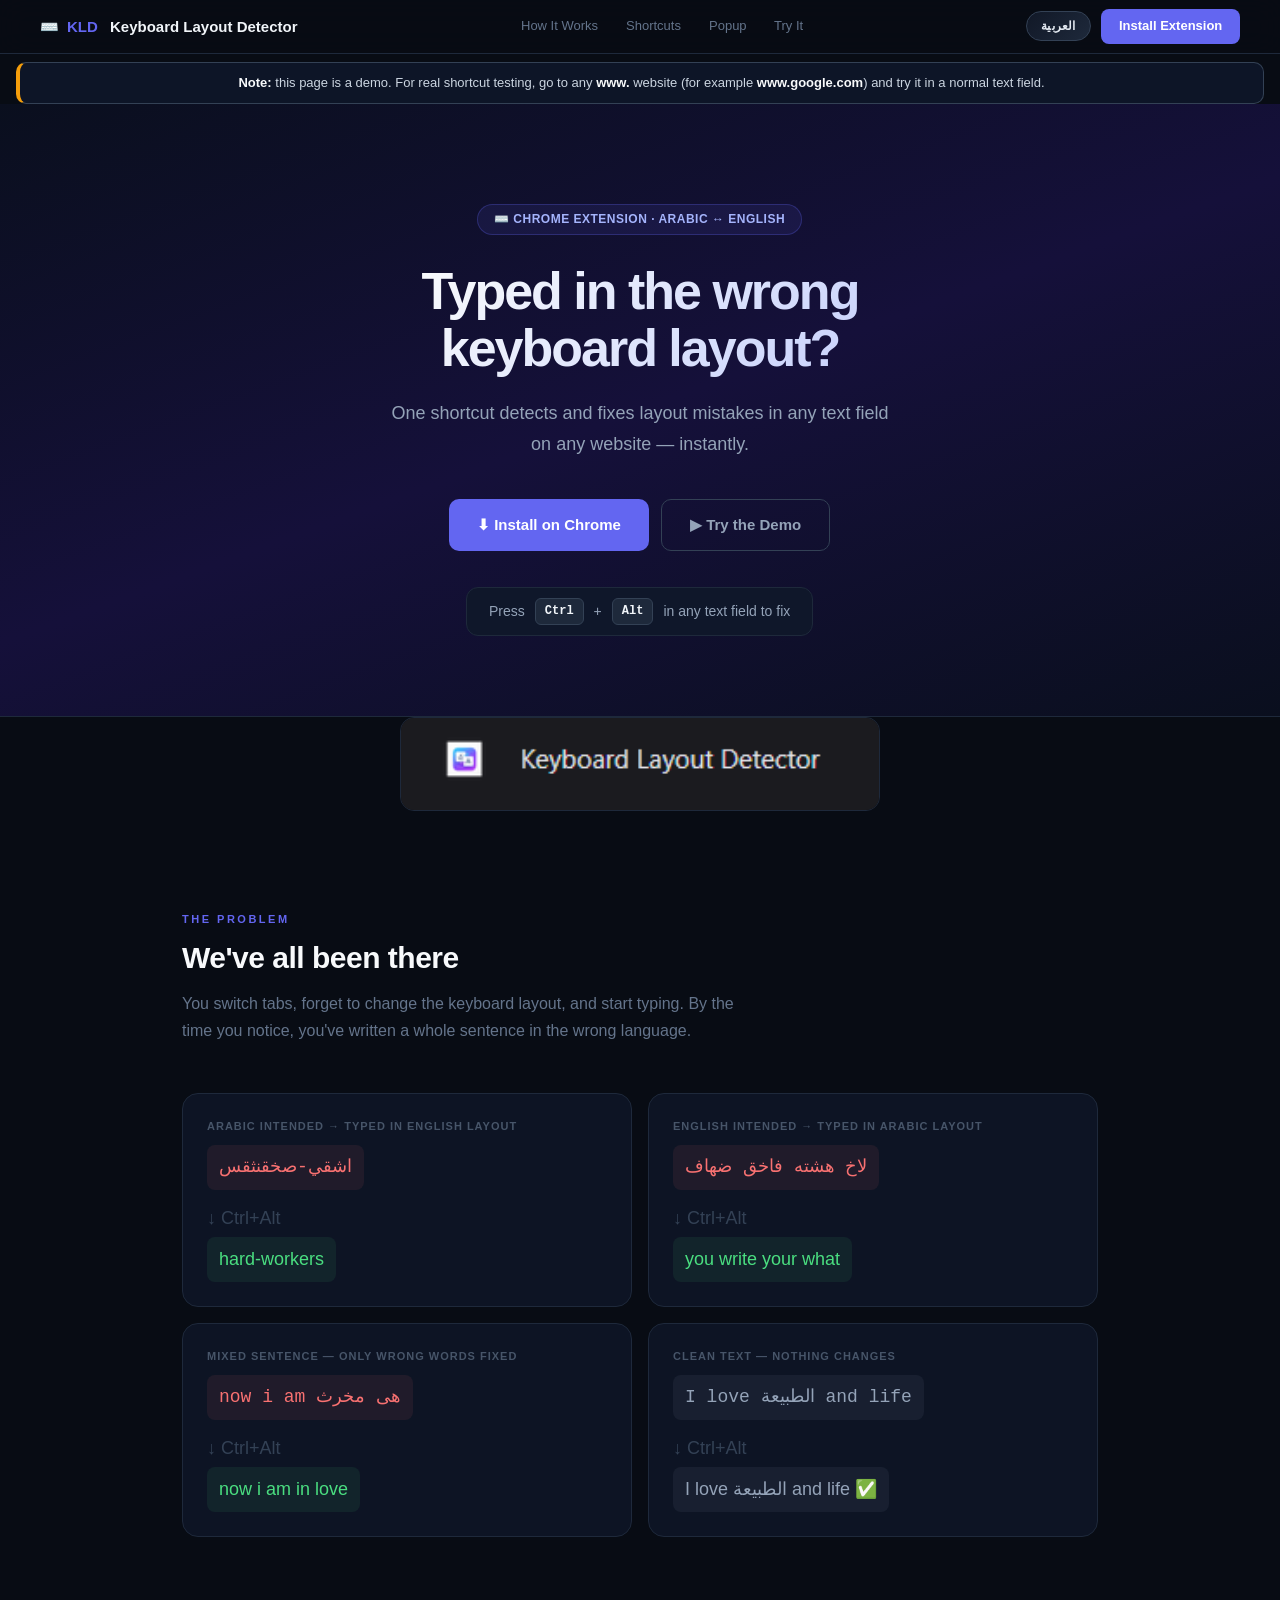
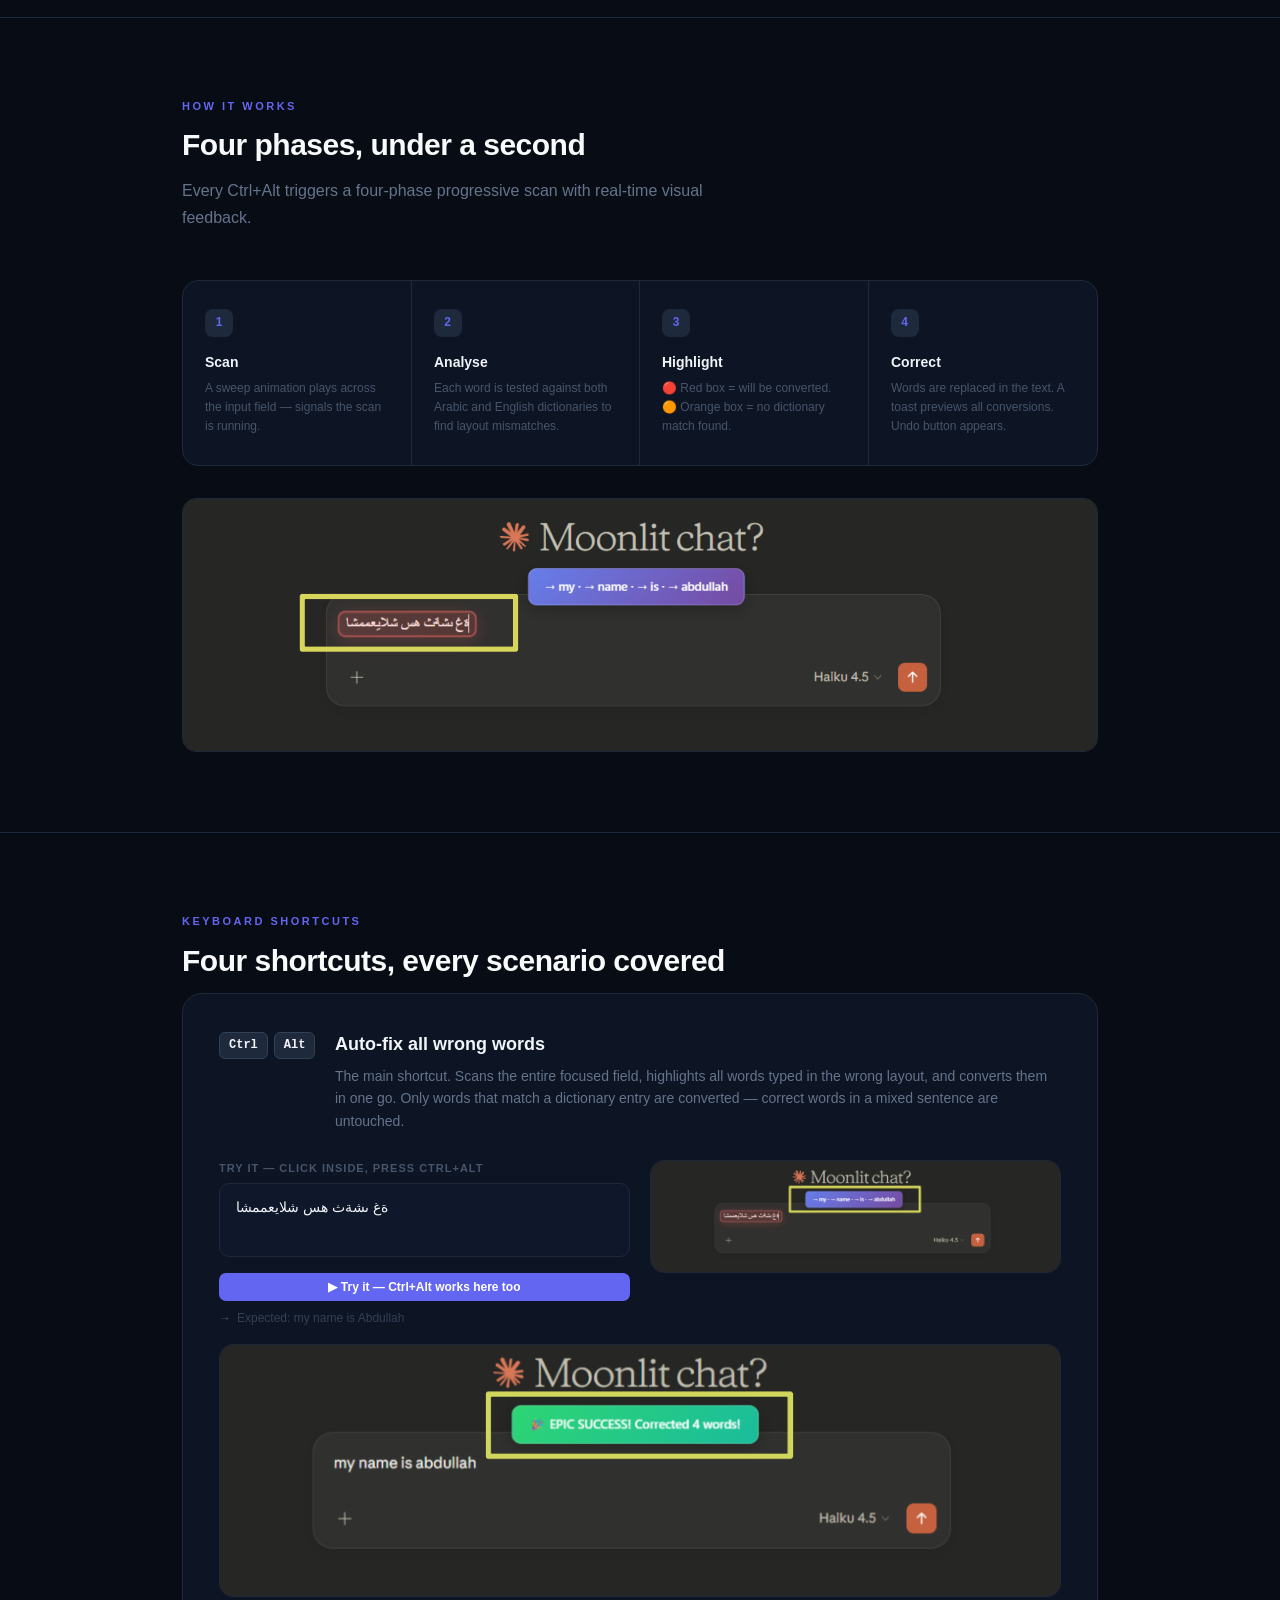
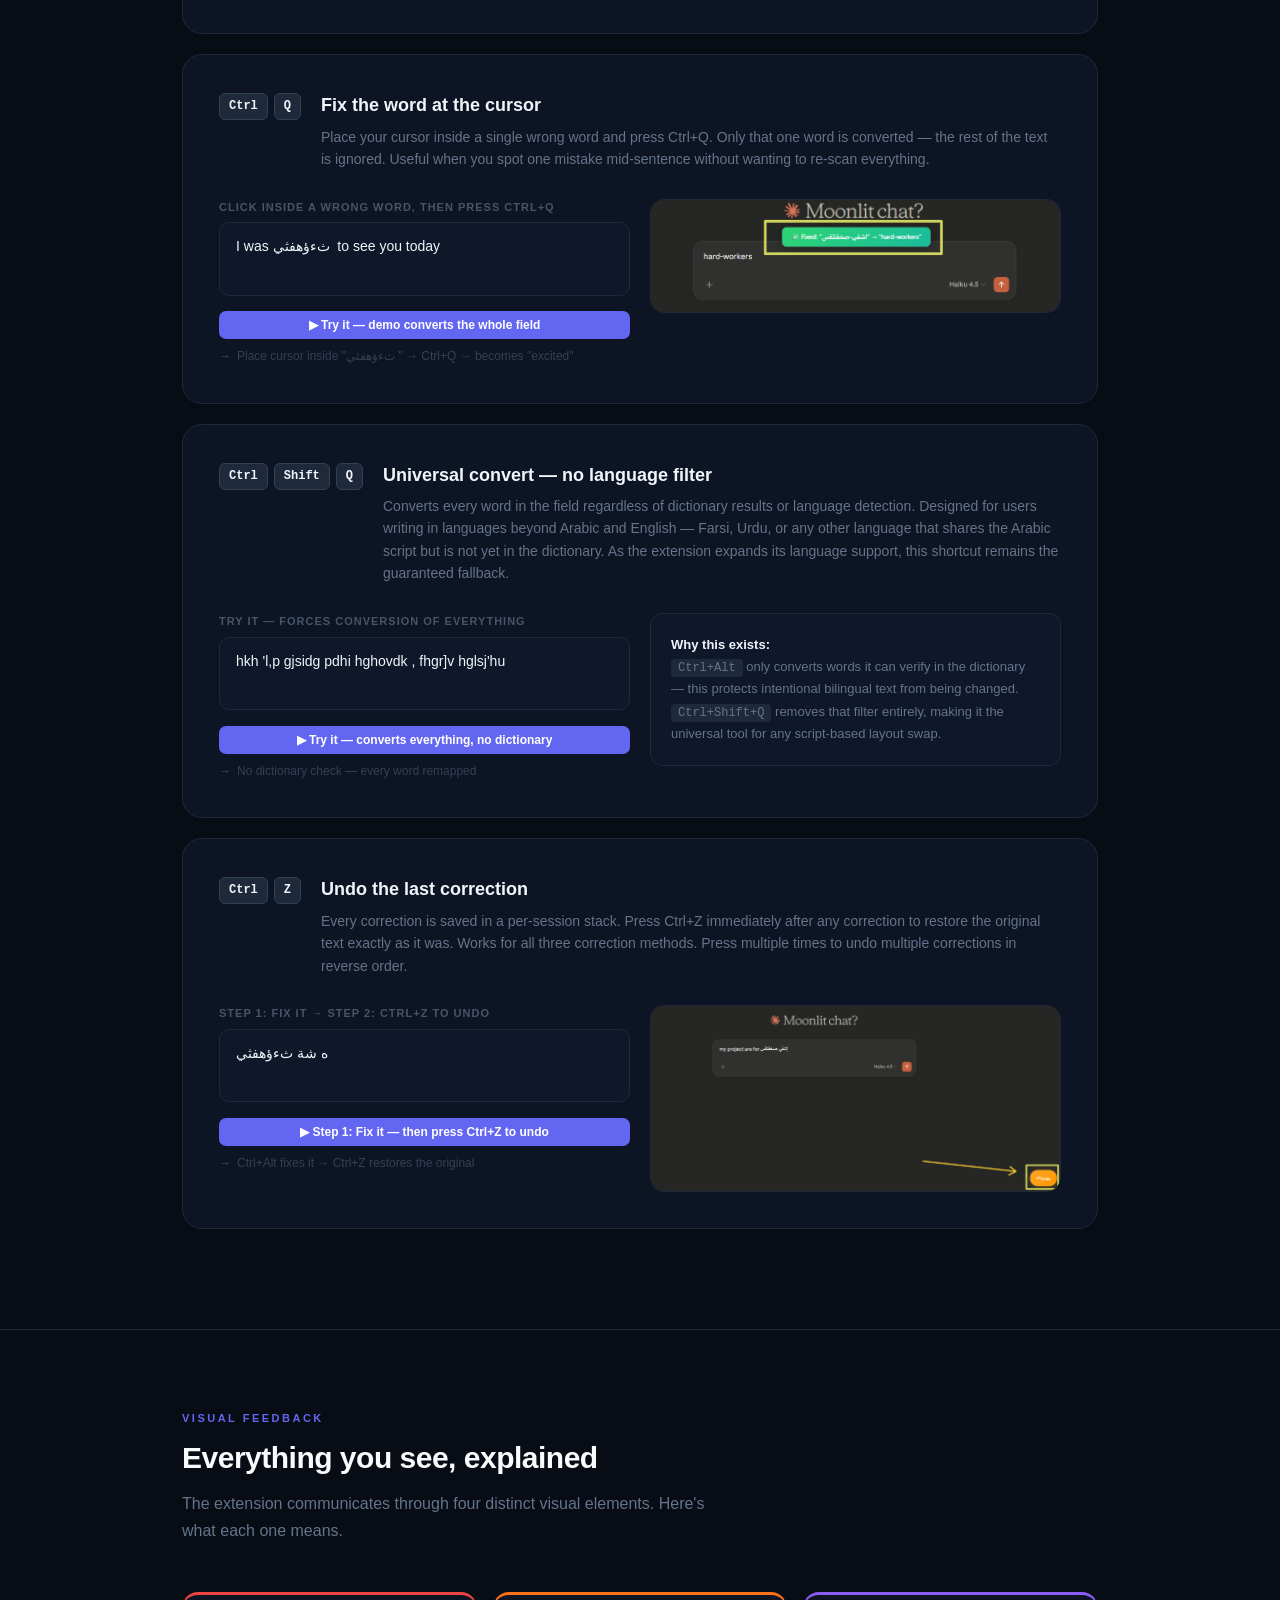
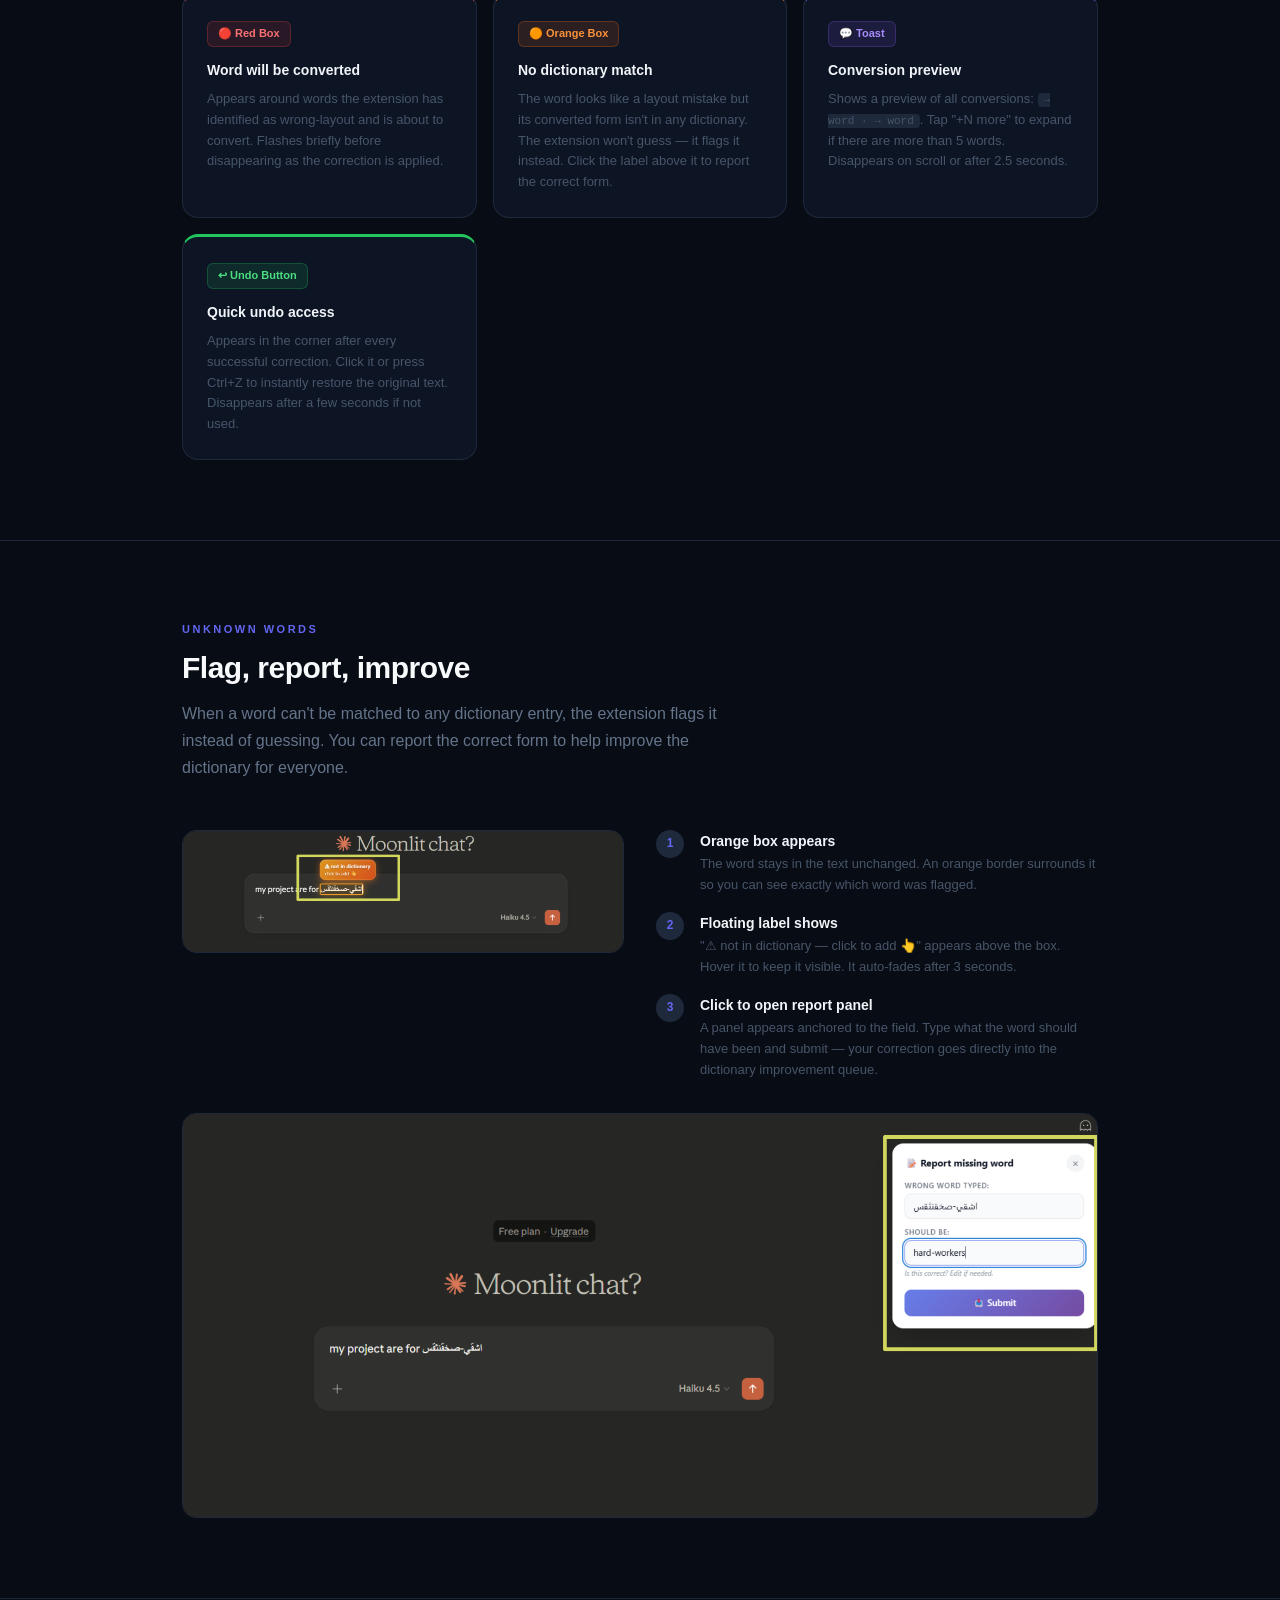
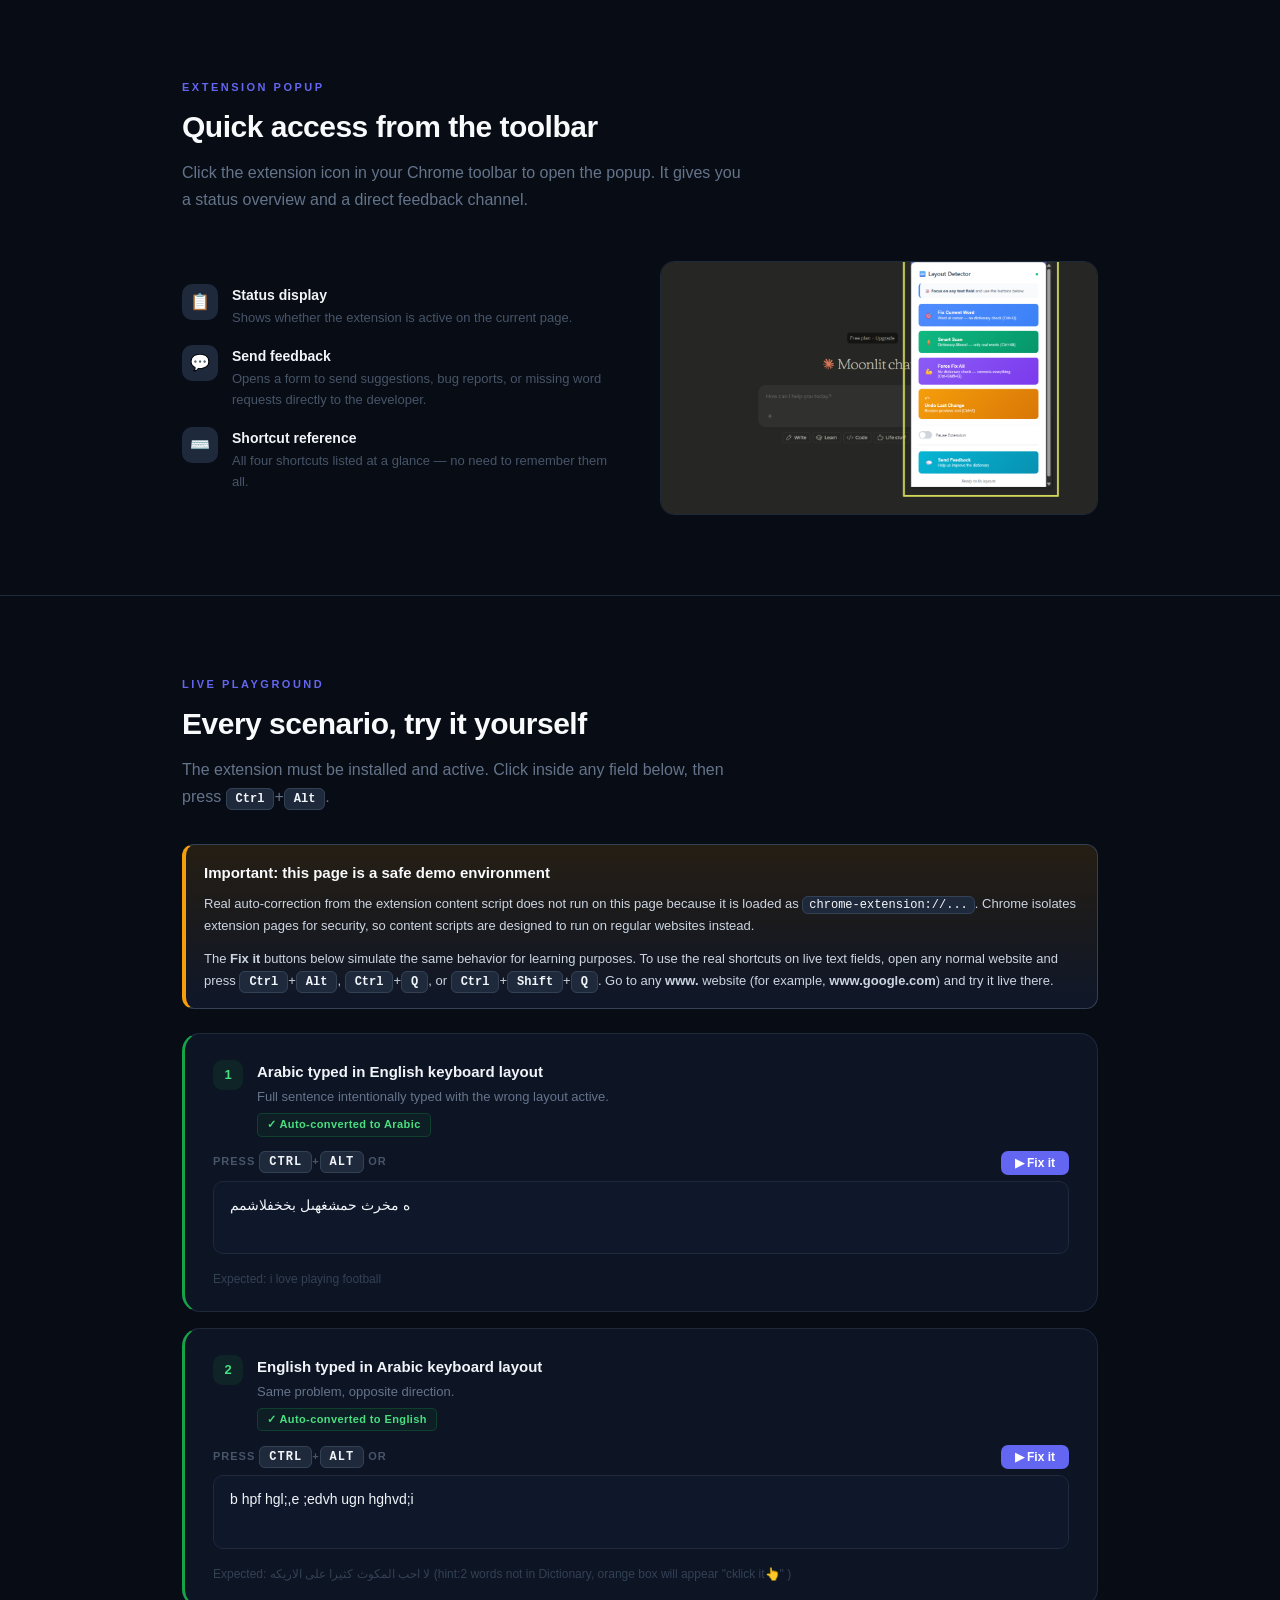
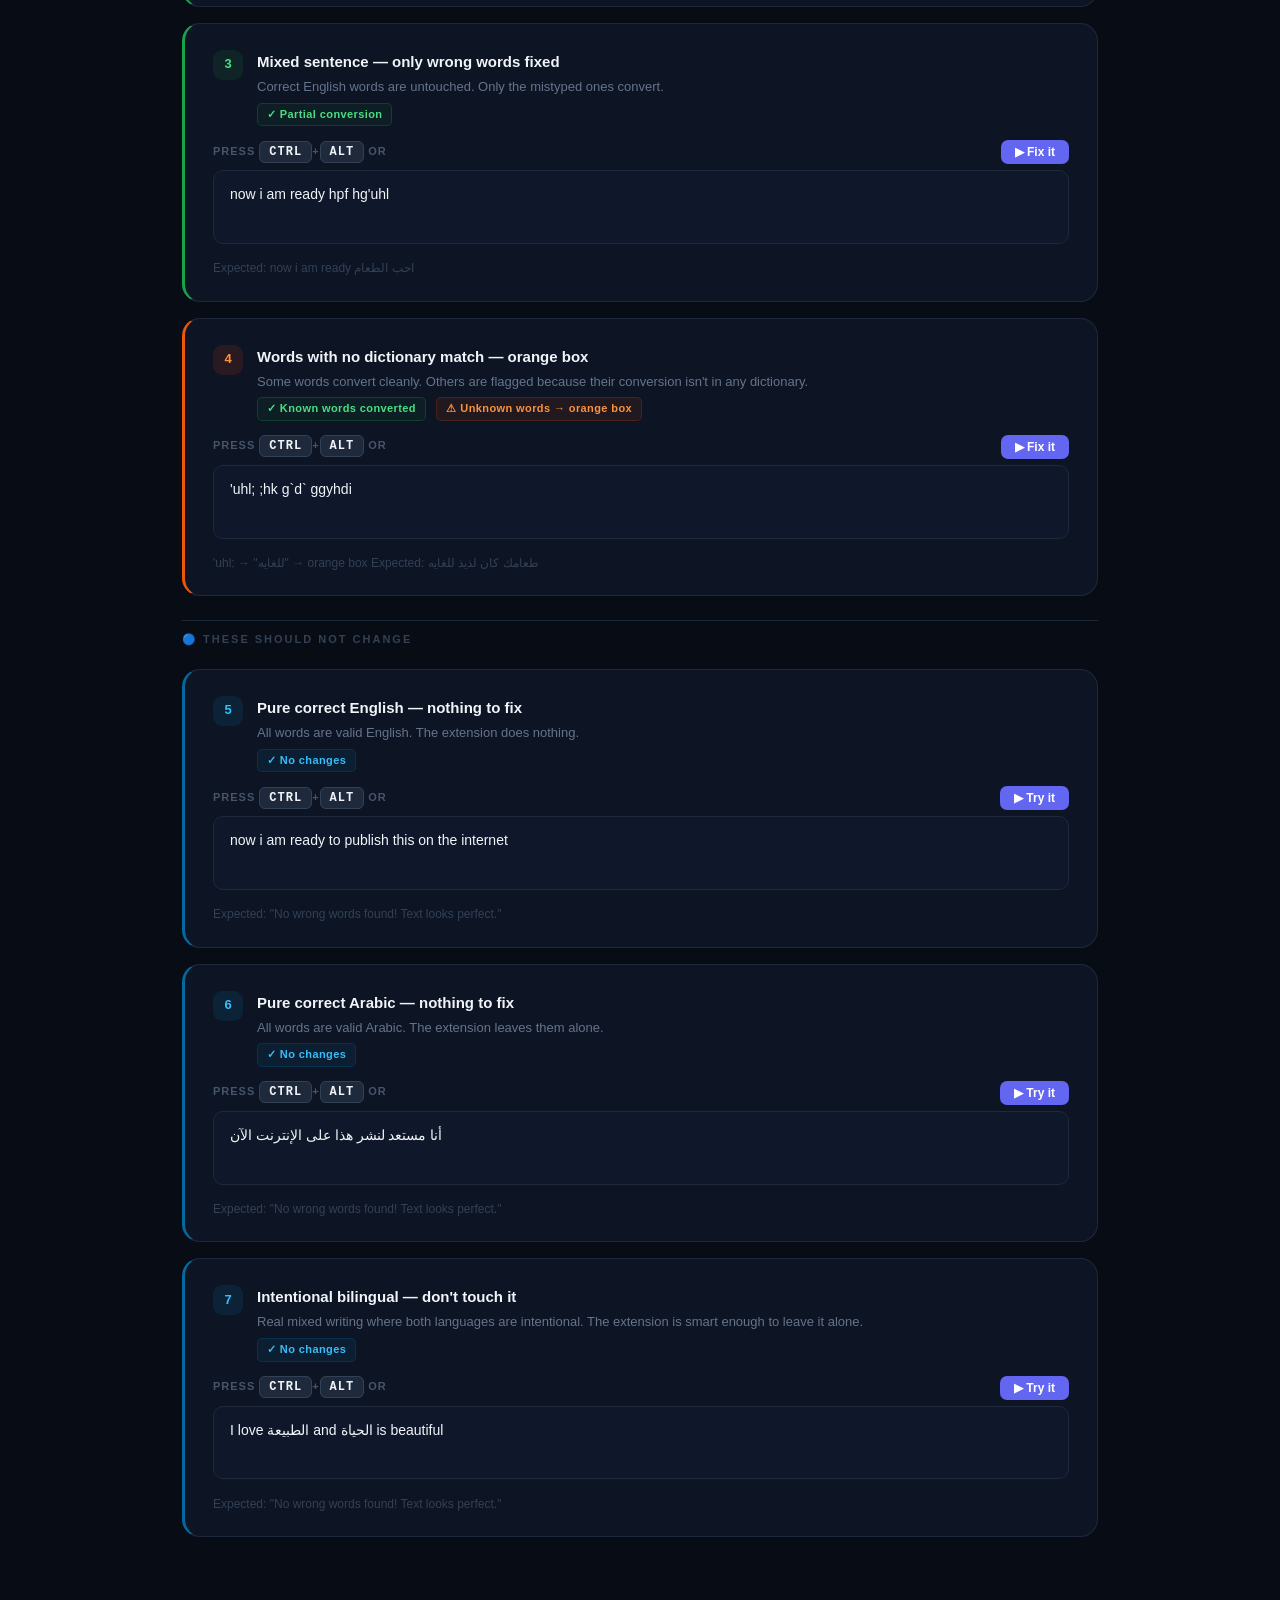
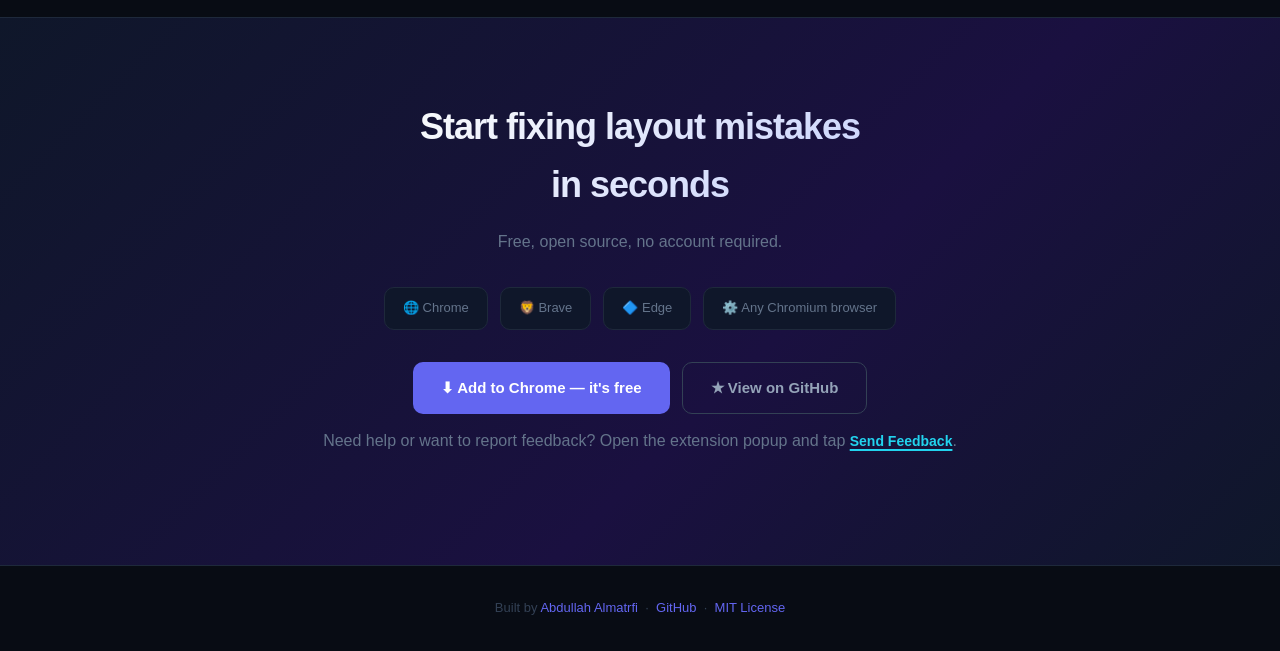
<file: index.html>
<!DOCTYPE html>
<html lang="en">

<head>
    <meta charset="UTF-8">
    <meta name="viewport" content="width=device-width, initial-scale=1.0">
    <title>Keyboard Layout Detector — Fix Arabic ↔ English Typos Instantly</title>
    <link rel="stylesheet" href="index.css">
</head>

<body>

    <!-- ─── NAV ─── -->
    <nav>
        <div class="nav-logo">⌨️ <span>KLD</span> &nbsp;Keyboard Layout Detector</div>
        <div class="nav-links">
            <a id="navHowLink" href="#how" data-i18n="nav.how">How It Works</a>
            <a id="navShortcutsLink" href="#shortcuts" data-i18n="nav.shortcuts">Shortcuts</a>
            <a id="navPopupLink" href="#popup" data-i18n="nav.popup">Popup</a>
            <a id="navTryLink" href="#playground" data-i18n="nav.try">Try It</a>
        </div>
        <div class="nav-actions">
            <button id="langToggleBtn" class="lang-toggle-btn" type="button" aria-label="Switch language to Arabic"
                aria-pressed="false">العربية</button>
            <a id="navInstallCta" href="#install" class="nav-cta" data-i18n="nav.install">Install Extension</a>
        </div>
    </nav>

    <div id="topDemoBanner" class="top-demo-banner" role="note" aria-label="Live usage note"
        data-i18n-html="banner.top">
        <strong>Note:</strong> this page is a demo. For real shortcut testing, go to any <strong>www.</strong> website
        (for example <strong>www.google.com</strong>) and try it in a normal text field.
    </div>

    <!-- ─── HERO ─── -->
    <section class="hero">
        <div id="heroBadge" class="hero-badge" data-i18n="hero.badge">⌨️ Chrome Extension · Arabic ↔ English</div>
        <h1 id="heroTitle" data-i18n-html="hero.title">Typed in the wrong<br>keyboard layout?</h1>
        <p id="heroSub" class="hero-sub" data-i18n="hero.sub">One shortcut detects and fixes layout mistakes in any text
            field on any website
            — instantly.
        </p>
        <div class="hero-actions">
            <a id="heroInstallBtn" href="#install" class="btn-primary" data-i18n="hero.install">⬇ Install on Chrome</a>
            <a id="heroDemoBtn" href="#playground" class="btn-ghost" data-i18n="hero.demo">▶ Try the Demo</a>
        </div>
        <div id="heroShortcutLine" class="hero-shortcut" data-i18n-html="hero.shortcut">
            Press <kbd>Ctrl</kbd> + <kbd>Alt</kbd> in any text field to fix
        </div>
    </section>

    <!-- toolbar screenshot -->
    <div class="toolbar-ss">
        <div class="ss-wrap">
            <img src="screenshots/ss-toolbar.png" alt="Extension icon pinned in the Chrome toolbar" class="ss-real">
        </div>
    </div>

    <!-- ─── THE PROBLEM ─── -->
    <section class="section" id="problem" style="padding-top:40px;">
        <div class="section-label" data-i18n="problem.label">The Problem</div>
        <div class="section-title" data-i18n="problem.title">We've all been there</div>
        <p class="section-sub" data-i18n="problem.sub">You switch tabs, forget to change the keyboard layout, and start
            typing. By the time you
            notice, you've written a whole sentence in the wrong language.</p>
        <div class="problem-grid">
            <div class="problem-card">
                <div class="lang-tag" data-i18n="problem.c1.tag">Arabic intended → typed in English layout</div>
                <div class="wrong">اشقي-صخقنثقس</div>
                <div class="arrow">↓ Ctrl+Alt</div>
                <div class="right">hard-workers</div>
            </div>
            <div class="problem-card">
                <div class="lang-tag" data-i18n="problem.c2.tag">English intended → typed in Arabic layout</div>
                <div class="wrong">لاخ هشته فاخق ضهاف</div>
                <div class="arrow">↓ Ctrl+Alt</div>
                <div class="right">you write your what</div>
            </div>
            <div class="problem-card">
                <div class="lang-tag" data-i18n="problem.c3.tag">Mixed sentence — only wrong words fixed</div>
                <div class="wrong">now i am هى مخرث</div>
                <div class="arrow">↓ Ctrl+Alt</div>
                <div class="right">now i am in love </div>
            </div>
            <div class="problem-card">
                <div class="lang-tag" data-i18n="problem.c4.tag">Clean text — nothing changes</div>
                <div class="wrong" style="color:#94a3b8; background:rgba(148,163,184,0.08);">I love الطبيعة and life
                </div>
                <div class="arrow">↓ Ctrl+Alt</div>
                <div class="right" style="color:#94a3b8; background:rgba(148,163,184,0.08);">I love الطبيعة and life ✅
                </div>
            </div>
        </div>
    </section>

    <hr class="divider">

    <!-- ─── HOW IT WORKS ─── -->
    <section class="section" id="how">
        <div class="section-label" data-i18n="how.label">How It Works</div>
        <div class="section-title" data-i18n="how.title">Four phases, under a second</div>
        <p class="section-sub" data-i18n="how.sub">Every Ctrl+Alt triggers a four-phase progressive scan with real-time
            visual feedback.</p>
        <div class="phases">
            <div class="phase">
                <div class="phase-num">1</div>
                <h3 data-i18n="how.p1.h">Scan</h3>
                <p data-i18n="how.p1.p">A sweep animation plays across the input field — signals the scan is running.
                </p>
            </div>
            <div class="phase">
                <div class="phase-num">2</div>
                <h3 data-i18n="how.p2.h">Analyse</h3>
                <p data-i18n="how.p2.p">Each word is tested against both Arabic and English dictionaries to find layout
                    mismatches.</p>
            </div>
            <div class="phase">
                <div class="phase-num">3</div>
                <h3 data-i18n="how.p3.h">Highlight</h3>
                <p data-i18n="how.p3.p">🔴 Red box = will be converted. 🟠 Orange box = no dictionary match found.</p>
            </div>
            <div class="phase">
                <div class="phase-num">4</div>
                <h3 data-i18n="how.p4.h">Correct</h3>
                <p data-i18n="how.p4.p">Words are replaced in the text. A toast previews all conversions. Undo button
                    appears.</p>
            </div>
        </div>

        <!-- scan red highlight screenshot -->
        <img src="screenshots/ss-scan-red.png" alt="Red box highlights appearing on wrong words before correction"
            class="ss-real mt-32">
    </section>

    <hr class="divider">

    <!-- ─── SHORTCUTS ─── -->
    <section class="section" id="shortcuts">
        <div id="shortcutsLabel" class="section-label" data-i18n="shortcuts.label">Keyboard Shortcuts</div>
        <div id="shortcutsTitle" class="section-title" data-i18n="shortcuts.title">Four shortcuts, every scenario
            covered</div>

        <!-- Ctrl+Alt -->
        <div class="shortcut-block">
            <div class="sc-header">
                <div class="sc-keys"><kbd>Ctrl</kbd><kbd>Alt</kbd></div>
                <div class="sc-info">
                    <h3 data-i18n="shortcuts.ctrlAlt.h">Auto-fix all wrong words</h3>
                    <p data-i18n="shortcuts.ctrlAlt.p">The main shortcut. Scans the entire focused field, highlights all
                        words typed in the wrong
                        layout, and converts them in one go. Only words that match a dictionary entry are converted —
                        correct words in a mixed sentence are untouched.</p>
                </div>
            </div>
            <div class="sc-body">
                <div class="sc-demo">
                    <label data-i18n="shortcuts.ctrlAlt.label">Try it — click inside, press Ctrl+Alt</label>
                    <textarea rows="2" data-fixed="my name is Abdullah">ةغ ىشةث هس شلايعممشا</textarea>
                    <button class="demo-btn full" data-i18n="shortcuts.ctrlAlt.btn">▶ Try it — Ctrl+Alt works here
                        too</button>
                    <div class="hint" data-i18n="shortcuts.ctrlAlt.hint">Expected: my name is Abdullah</div>
                </div>
                <img src="screenshots/ss-toast.png" alt="Toast showing conversion preview" class="ss-real">
            </div>
            <!-- success + undo screenshot -->
            <img src="screenshots/ss-success.png" alt="After correction — green success toast and undo button visible"
                class="ss-real mt-16">
        </div>

        <!-- Ctrl+Q -->
        <div class="shortcut-block">
            <div class="sc-header">
                <div class="sc-keys"><kbd>Ctrl</kbd><kbd>Q</kbd></div>
                <div class="sc-info">
                    <h3 data-i18n="shortcuts.ctrlQ.h">Fix the word at the cursor</h3>
                    <p data-i18n="shortcuts.ctrlQ.p">Place your cursor inside a single wrong word and press Ctrl+Q. Only
                        that one word is converted —
                        the rest of the text is ignored. Useful when you spot one mistake mid-sentence without wanting
                        to re-scan everything.</p>
                </div>
            </div>
            <div class="sc-body">
                <div class="sc-demo">
                    <label data-i18n="shortcuts.ctrlQ.label">Click inside a wrong word, then press Ctrl+Q</label>
                    <textarea rows="2"
                        data-fixed="I was excited  to see you today">I was ثءؤهفثي  to see you today</textarea>
                    <button class="demo-btn full" data-i18n="shortcuts.ctrlQ.btn">▶ Try it — demo converts the whole
                        field</button>
                    <div class="hint" data-i18n="shortcuts.ctrlQ.hint">Place cursor inside "ثءؤهفثي " → Ctrl+Q → becomes
                        "excited"</div>
                </div>
                <img src="screenshots/ss-ctrlq.png" alt="Single word corrected by Ctrl+Q" class="ss-real">
            </div>
        </div>

        <!-- Ctrl+Shift+Q -->
        <div class="shortcut-block">
            <div class="sc-header">
                <div class="sc-keys"><kbd>Ctrl</kbd><kbd>Shift</kbd><kbd>Q</kbd></div>
                <div class="sc-info">
                    <h3 data-i18n="shortcuts.ctrlShiftQ.h">Universal convert — no language filter</h3>
                    <p data-i18n="shortcuts.ctrlShiftQ.p">Converts every word in the field regardless of dictionary
                        results or language detection. Designed
                        for users writing in languages beyond Arabic and English — Farsi, Urdu, or any other language
                        that shares the Arabic script but is not yet in the dictionary. As the extension expands its
                        language support, this shortcut remains the guaranteed fallback.</p>
                </div>
            </div>
            <div class="sc-body">
                <div class="sc-demo">
                    <label data-i18n="shortcuts.ctrlShiftQ.label">Try it — forces conversion of everything</label>
                    <textarea rows="2"
                        data-fixed="انا طموح لتسهيل حياه الاخرين و بالقدر المستطاع">hkh 'l,p gjsidg pdhi hghovdk , fhgr]v hglsj'hu</textarea>
                    <button class="demo-btn full" data-i18n="shortcuts.ctrlShiftQ.btn">▶ Try it — converts everything,
                        no
                        dictionary</button>
                    <div class="hint" data-i18n="shortcuts.ctrlShiftQ.hint">No dictionary check — every word remapped
                    </div>
                </div>
                <div style="background:#0f172a; border:1px solid #1e293b; border-radius:12px; padding:20px;">
                    <p style="font-size:13px; color:#64748b; line-height:1.7;">
                        <strong style="color:#f1f5f9;" data-i18n="shortcuts.ctrlShiftQ.why">Why this
                            exists:</strong><br>
                        <code
                            style="background:#1e293b; padding:2px 7px; border-radius:4px; font-size:12px;">Ctrl+Alt</code>
                        <span data-i18n="shortcuts.ctrlShiftQ.explain1">only converts words it can verify in the
                            dictionary — this protects intentional bilingual text</span>
                        from being changed. <code
                            style="background:#1e293b; padding:2px 7px; border-radius:4px; font-size:12px;">Ctrl+Shift+Q</code>
                        <span data-i18n="shortcuts.ctrlShiftQ.explain2">removes that filter entirely, making it the
                            universal tool for any script-based layout swap.</span>
                    </p>
                </div>
            </div>
        </div>

        <!-- Ctrl+Z -->
        <div class="shortcut-block">
            <div class="sc-header">
                <div class="sc-keys"><kbd>Ctrl</kbd><kbd>Z</kbd></div>
                <div class="sc-info">
                    <h3 data-i18n="shortcuts.ctrlZ.h">Undo the last correction</h3>
                    <p data-i18n="shortcuts.ctrlZ.p">Every correction is saved in a per-session stack. Press Ctrl+Z
                        immediately after any correction
                        to restore the original text exactly as it was. Works for all three correction methods. Press
                        multiple times to undo multiple corrections in reverse order.</p>
                </div>
            </div>
            <div class="sc-body">
                <div class="sc-demo">
                    <label data-i18n="shortcuts.ctrlZ.label">Step 1: Fix it → Step 2: Ctrl+Z to undo</label>
                    <textarea rows="2" data-fixed="i am excited  ">ه شة ثءؤهفثي  </textarea>
                    <button class="demo-btn full" data-i18n="shortcuts.ctrlZ.btn">▶ Step 1: Fix it — then press Ctrl+Z
                        to
                        undo</button>
                    <div class="hint" data-i18n="shortcuts.ctrlZ.hint">Ctrl+Alt fixes it → Ctrl+Z restores the original
                    </div>
                </div>
                <img src="screenshots/ss-undo.png" alt="Undo button visible after correction" class="ss-real">
            </div>
        </div>
    </section>

    <hr class="divider">

    <!-- ─── VISUAL INDICATORS ─── -->
    <section class="section" id="indicators">
        <div class="section-label" data-i18n="indicators.label">Visual Feedback</div>
        <div class="section-title" data-i18n="indicators.title">Everything you see, explained</div>
        <p class="section-sub" data-i18n="indicators.sub">The extension communicates through four distinct visual
            elements. Here's what each one
            means.</p>
        <div class="indicators-grid">
            <div class="indicator-card red">
                <div class="indicator-badge badge-red" data-i18n="indicators.red.badge">🔴 Red Box</div>
                <h3 data-i18n="indicators.red.h">Word will be converted</h3>
                <p data-i18n="indicators.red.p">Appears around words the extension has identified as wrong-layout and is
                    about to convert. Flashes
                    briefly before disappearing as the correction is applied.</p>
            </div>
            <div class="indicator-card orange">
                <div class="indicator-badge badge-orange" data-i18n="indicators.orange.badge">🟠 Orange Box</div>
                <h3 data-i18n="indicators.orange.h">No dictionary match</h3>
                <p data-i18n="indicators.orange.p">The word looks like a layout mistake but its converted form isn't in
                    any dictionary. The extension
                    won't guess — it flags it instead. Click the label above it to report the correct form.</p>
            </div>
            <div class="indicator-card purple">
                <div class="indicator-badge badge-purple" data-i18n="indicators.purple.badge">💬 Toast</div>
                <h3 data-i18n="indicators.purple.h">Conversion preview</h3>
                <p data-i18n-html="indicators.purple.p">Shows a preview of all conversions: <code
                        style="background:#1e293b;padding:1px 6px;border-radius:4px;font-size:11px;">→ word · → word</code>.
                    Tap "+N more" to expand if there are more than 5 words. Disappears on scroll or after 2.5 seconds.
                </p>
            </div>
            <div class="indicator-card green">
                <div class="indicator-badge badge-green" data-i18n="indicators.green.badge">↩ Undo Button</div>
                <h3 data-i18n="indicators.green.h">Quick undo access</h3>
                <p data-i18n="indicators.green.p">Appears in the corner after every successful correction. Click it or
                    press Ctrl+Z to instantly
                    restore the original text. Disappears after a few seconds if not used.</p>
            </div>
        </div>
    </section>

    <hr class="divider">

    <!-- ─── ORANGE BOX + REPORT ─── -->
    <section class="section" id="report">
        <div class="section-label" data-i18n="report.label">Unknown Words</div>
        <div class="section-title" data-i18n="report.title">Flag, report, improve</div>
        <p class="section-sub" data-i18n="report.sub">When a word can't be matched to any dictionary entry, the
            extension flags it instead of
            guessing. You can report the correct form to help improve the dictionary for everyone.</p>

        <div style="display:grid; grid-template-columns:1fr 1fr; gap:32px; align-items:start;" class="report-layout">
            <div>
                <!-- orange box screenshot -->
                <img src="screenshots/ss-orange-label.png" alt="Orange box with not in dictionary label"
                    class="ss-real">
            </div>
            <div class="report-steps">
                <div class="report-step">
                    <div class="step-num">1</div>
                    <div>
                        <h4 data-i18n="report.s1.h">Orange box appears</h4>
                        <p data-i18n="report.s1.p">The word stays in the text unchanged. An orange border surrounds it
                            so you can see exactly
                            which word was flagged.</p>
                    </div>
                </div>
                <div class="report-step">
                    <div class="step-num">2</div>
                    <div>
                        <h4 data-i18n="report.s2.h">Floating label shows</h4>
                        <p data-i18n="report.s2.p">"⚠ not in dictionary — click to add 👆" appears above the box. Hover
                            it to keep it visible.
                            It auto-fades after 3 seconds.</p>
                    </div>
                </div>
                <div class="report-step">
                    <div class="step-num">3</div>
                    <div>
                        <h4 data-i18n="report.s3.h">Click to open report panel</h4>
                        <p data-i18n="report.s3.p">A panel appears anchored to the field. Type what the word should have
                            been and submit — your
                            correction goes directly into the dictionary improvement queue.</p>
                    </div>
                </div>
            </div>
        </div>

        <!-- report panel screenshot -->
        <img src="screenshots/ss-report-panel.png" alt="Report panel open showing the correction input form"
            class="ss-real mt-32">
    </section>

    <hr class="divider">

    <!-- ─── POPUP ─── -->
    <section class="section" id="popup">
        <div class="section-label" data-i18n="popup.label">Extension Popup</div>
        <div class="section-title" data-i18n="popup.title">Quick access from the toolbar</div>
        <p class="section-sub" data-i18n="popup.sub">Click the extension icon in your Chrome toolbar to open the popup.
            It gives you a status
            overview and a direct feedback channel.</p>

        <div class="popup-layout">
            <ul class="popup-features">
                <li>
                    <div class="feat-icon">📋</div>
                    <div>
                        <h4 data-i18n="popup.f1.h">Status display</h4>
                        <p data-i18n="popup.f1.p">Shows whether the extension is active on the current page.</p>
                    </div>
                </li>
                <li>
                    <div class="feat-icon">💬</div>
                    <div>
                        <h4 data-i18n="popup.f2.h">Send feedback</h4>
                        <p data-i18n="popup.f2.p">Opens a form to send suggestions, bug reports, or missing word
                            requests directly to the
                            developer.</p>
                    </div>
                </li>
                <li>
                    <div class="feat-icon">⌨️</div>
                    <div>
                        <h4 data-i18n="popup.f3.h">Shortcut reference</h4>
                        <p data-i18n="popup.f3.p">All four shortcuts listed at a glance — no need to remember them all.
                        </p>
                    </div>
                </li>
            </ul>
            <!-- popup screenshot -->
            <img src="screenshots/ss-popup.png" alt="Extension popup open from the Chrome toolbar" class="ss-real">
        </div>
    </section>

    <hr class="divider">

    <!-- ─── INTERACTIVE PLAYGROUND ─── -->
    <section class="section" id="playground">
        <div class="section-label" data-i18n="playground.label">Live Playground</div>
        <div class="section-title" data-i18n="playground.title">Every scenario, try it yourself</div>
        <p class="section-sub" data-i18n-html="playground.sub">The extension must be installed and active. Click inside
            any field below, then press
            <kbd>Ctrl</kbd>+<kbd>Alt</kbd>.
        </p>

        <div class="demo-safety-note" role="note" aria-label="Demo limitations and security explanation">
            <h3 data-i18n="playground.noteTitle">Important: this page is a safe demo environment</h3>
            <p data-i18n-html="playground.note1">
                Real auto-correction from the extension content script does not run on this page because it is loaded
                as <code>chrome-extension://...</code>. Chrome isolates extension pages for security, so content
                scripts are designed to run on regular websites instead.
            </p>
            <p data-i18n-html="playground.note2">
                The <strong>Fix it</strong> buttons below simulate the same behavior for learning purposes. To use the
                real shortcuts on live text fields, open any normal website and press
                <kbd>Ctrl</kbd>+<kbd>Alt</kbd>, <kbd>Ctrl</kbd>+<kbd>Q</kbd>, or
                <kbd>Ctrl</kbd>+<kbd>Shift</kbd>+<kbd>Q</kbd>.
                Go to any <strong>www.</strong> website (for example, <strong>www.google.com</strong>) and try it live
                there.
            </p>
        </div>

        <div class="playground-grid">

            <!-- 1 -->
            <div class="play-card c-auto">
                <div class="play-header">
                    <div class="play-num n-auto">1</div>
                    <div class="play-info">
                        <h3>Arabic typed in English keyboard layout</h3>
                        <p>Full sentence intentionally typed with the wrong layout active.</p>
                        <span class="play-badge pb-green">✓ Auto-converted to Arabic</span>
                    </div>
                </div>
                <div class="play-label-row">
                    <span class="play-label">Press <kbd>Ctrl</kbd>+<kbd>Alt</kbd> or</span>
                    <button class="demo-btn">▶ Fix it</button>
                </div>
                <textarea rows="2" data-fixed="i love playing football">ه مخرث حمشغهىل بخخفلاشمم </textarea>
                <div class="play-hint">Expected: i love playing football </div>
            </div>

            <!-- 2 -->
            <div class="play-card c-auto">
                <div class="play-header">
                    <div class="play-num n-auto">2</div>
                    <div class="play-info">
                        <h3>English typed in Arabic keyboard layout</h3>
                        <p>Same problem, opposite direction.</p>
                        <span class="play-badge pb-green">✓ Auto-converted to English</span>
                    </div>
                </div>
                <div class="play-label-row">
                    <span class="play-label">Press <kbd>Ctrl</kbd>+<kbd>Alt</kbd> or</span>
                    <button class="demo-btn">▶ Fix it</button>
                </div>
                <textarea rows="2"
                    data-fixed="لا احب المكوث كثيرا على الاريكه">b hpf hgl;,e ;edvh ugn hghvd;i</textarea>
                <div class="play-hint">Expected: لا احب المكوث كثيرا على الاريكه (hint:2 words not in Dictionary, orange
                    box will appear "cklick it👆" )</div>
            </div>

            <!-- 3 -->
            <div class="play-card c-auto">
                <div class="play-header">
                    <div class="play-num n-auto">3</div>
                    <div class="play-info">
                        <h3>Mixed sentence — only wrong words fixed</h3>
                        <p>Correct English words are untouched. Only the mistyped ones convert.</p>
                        <span class="play-badge pb-green">✓ Partial conversion</span>
                    </div>
                </div>
                <div class="play-label-row">
                    <span class="play-label">Press <kbd>Ctrl</kbd>+<kbd>Alt</kbd> or</span>
                    <button class="demo-btn">▶ Fix it</button>
                </div>
                <textarea rows="2" data-fixed="now i am ready احب الطعام">now i am ready hpf hg'uhl</textarea>
                <div class="play-hint">Expected: now i am ready احب الطعام</div>
            </div>

            <!-- 4 -->
            <div class="play-card c-stuck">
                <div class="play-header">
                    <div class="play-num n-stuck">4</div>
                    <div class="play-info">
                        <h3>Words with no dictionary match — orange box</h3>
                        <p>Some words convert cleanly. Others are flagged because their conversion isn't in any
                            dictionary.</p>
                        <span class="play-badge pb-green">✓ Known words converted</span>
                        <span class="play-badge pb-orange" style="margin-left:6px;">⚠ Unknown words → orange box</span>
                    </div>
                </div>
                <div class="play-label-row">
                    <span class="play-label">Press <kbd>Ctrl</kbd>+<kbd>Alt</kbd> or</span>
                    <button class="demo-btn">▶ Fix it</button>
                </div>
                <textarea rows="2" data-fixed="طعامك كان لذيذ للغايه">'uhl; ;hk g`d` ggyhdi</textarea>
                <div class="play-hint">'uhl; → "للغايه" → orange box Expected: طعامك كان لذيذ للغايه</div>
            </div>

            <!-- divider -->
            <div style="margin:8px 0 4px;">
                <hr class="divider" style="margin-bottom:10px;">
                <div style="font-size:11px;font-weight:700;letter-spacing:2px;text-transform:uppercase;color:#334155;">
                    🔵 These should not change
                </div>
            </div>

            <!-- 5 -->
            <div class="play-card c-clean">
                <div class="play-header">
                    <div class="play-num n-clean">5</div>
                    <div class="play-info">
                        <h3>Pure correct English — nothing to fix</h3>
                        <p>All words are valid English. The extension does nothing.</p>
                        <span class="play-badge pb-blue">✓ No changes</span>
                    </div>
                </div>
                <div class="play-label-row">
                    <span class="play-label">Press <kbd>Ctrl</kbd>+<kbd>Alt</kbd> or</span>
                    <button class="demo-btn">▶ Try it</button>
                </div>
                <textarea rows="2">now i am ready to publish this on the internet</textarea>
                <div class="play-hint">Expected: "No wrong words found! Text looks perfect."</div>
            </div>

            <!-- 6 -->
            <div class="play-card c-clean">
                <div class="play-header">
                    <div class="play-num n-clean">6</div>
                    <div class="play-info">
                        <h3>Pure correct Arabic — nothing to fix</h3>
                        <p>All words are valid Arabic. The extension leaves them alone.</p>
                        <span class="play-badge pb-blue">✓ No changes</span>
                    </div>
                </div>
                <div class="play-label-row">
                    <span class="play-label">Press <kbd>Ctrl</kbd>+<kbd>Alt</kbd> or</span>
                    <button class="demo-btn">▶ Try it</button>
                </div>
                <textarea rows="2">أنا مستعد لنشر هذا على الإنترنت الآن</textarea>
                <div class="play-hint">Expected: "No wrong words found! Text looks perfect."</div>
            </div>

            <!-- 7 -->
            <div class="play-card c-clean">
                <div class="play-header">
                    <div class="play-num n-clean">7</div>
                    <div class="play-info">
                        <h3>Intentional bilingual — don't touch it</h3>
                        <p>Real mixed writing where both languages are intentional. The extension is smart enough to
                            leave it alone.</p>
                        <span class="play-badge pb-blue">✓ No changes</span>
                    </div>
                </div>
                <div class="play-label-row">
                    <span class="play-label">Press <kbd>Ctrl</kbd>+<kbd>Alt</kbd> or</span>
                    <button class="demo-btn">▶ Try it</button>
                </div>
                <textarea rows="2">I love الطبيعة and الحياة is beautiful</textarea>
                <div class="play-hint">Expected: "No wrong words found! Text looks perfect."</div>
            </div>

        </div>
    </section>

    <!-- ─── INSTALL CTA ─── -->
    <section class="install-section" id="install">
        <h2>Start fixing layout mistakes<br>in seconds</h2>
        <p>Free, open source, no account required.</p>
        <div class="browser-badges">
            <div class="browser-badge">🌐 Chrome</div>
            <div class="browser-badge">🦁 Brave</div>
            <div class="browser-badge">🔷 Edge</div>
            <div class="browser-badge">⚙️ Any Chromium browser</div>
        </div>
        <div class="hero-actions">
            <a href="#" class="btn-primary">⬇ Add to Chrome — it's free</a>
            <a href="https://github.com/AbdullahAlmatrfi/keyboard-layout-detector" target="_blank" class="btn-ghost">★
                View on GitHub</a>
        </div>
        <p class="feedback-cta-help">
            Need help or want to report feedback? Open the extension popup and tap
            <a href="#popup" class="feedback-cta-link">Send Feedback</a>.
        </p>
    </section>

    <!-- ─── FOOTER ─── -->
    <footer>
        Built by <a href="https://github.com/AbdullahAlmatrfi" target="_blank">Abdullah Almatrfi</a>
        &nbsp;·&nbsp;
        <a href="https://github.com/AbdullahAlmatrfi/keyboard-layout-detector" target="_blank">GitHub</a>
        &nbsp;·&nbsp;
        <a href="LICENSE" target="_blank">MIT License</a>
    </footer>

    <script src="vendor/i18next.min.js"></script>
    <script src="i18n.js"></script>
    <script src="demo.js"></script>

</body>

</html>
</file>
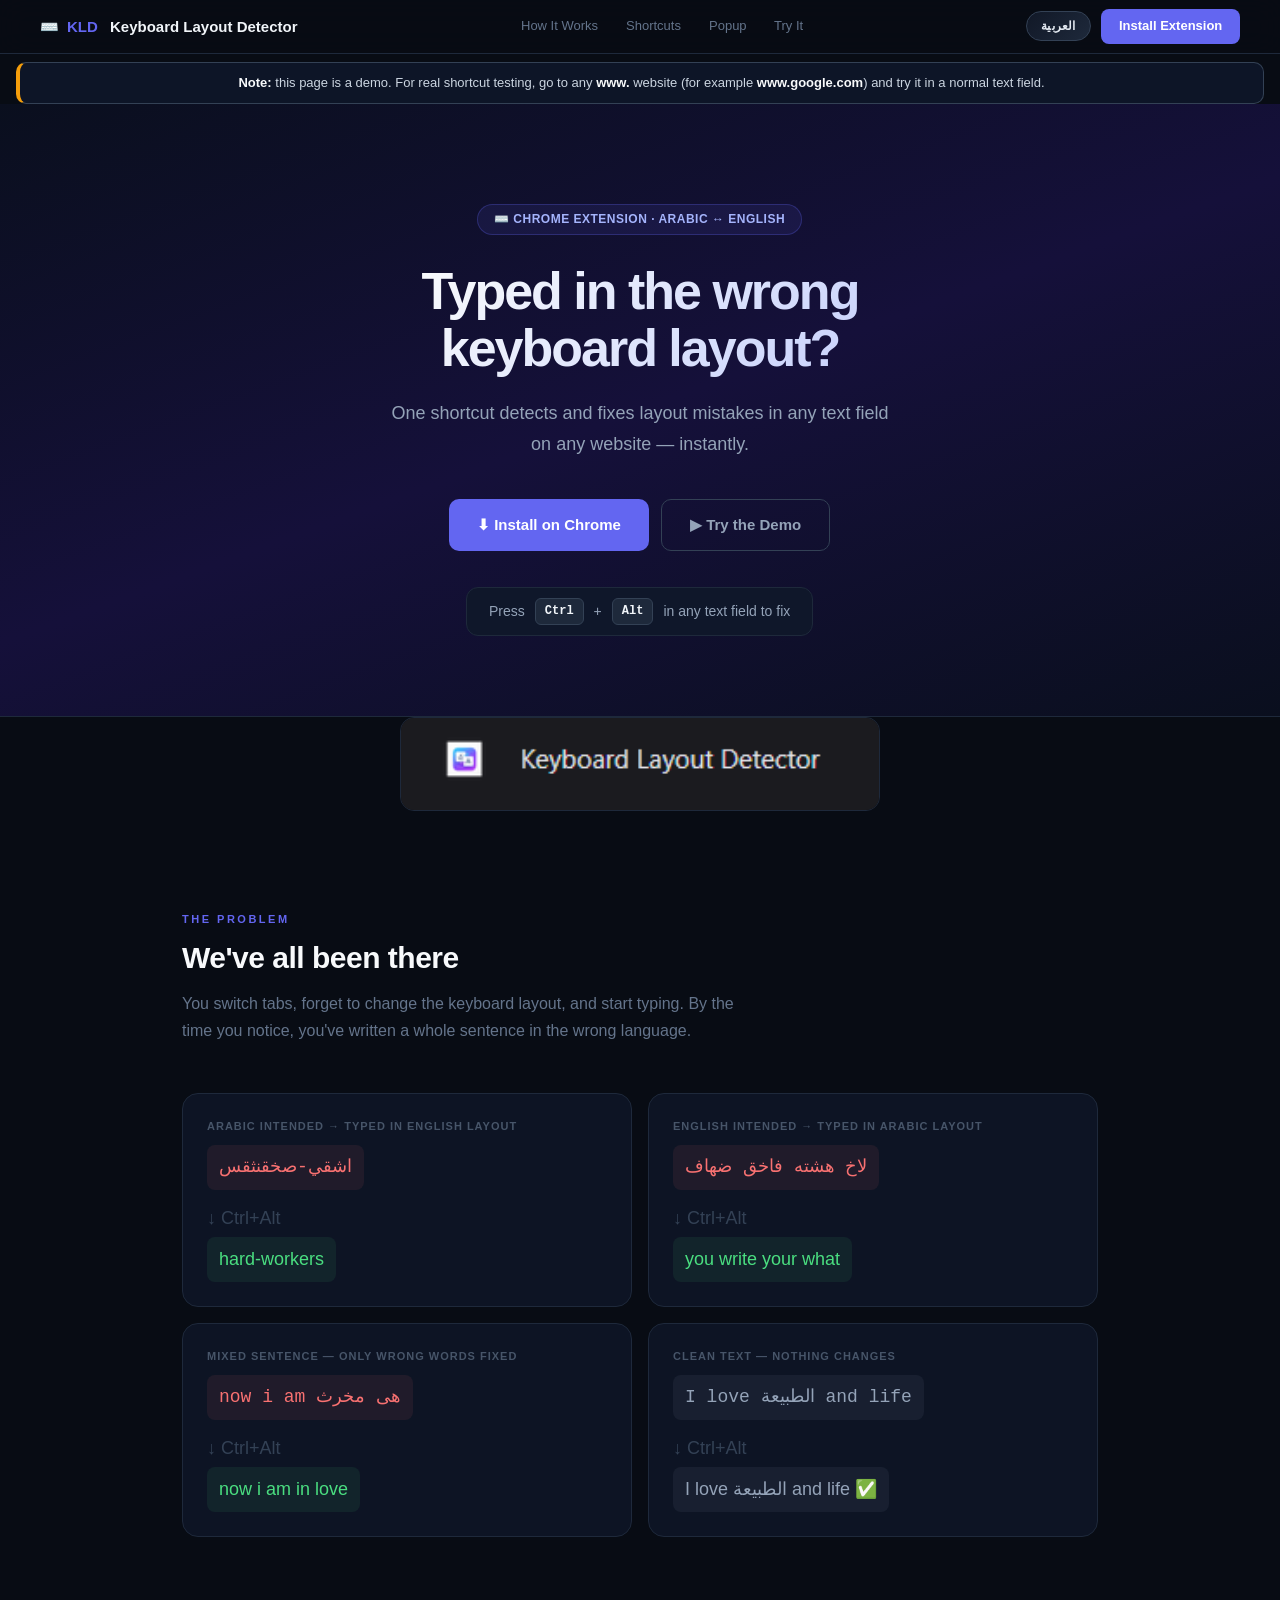
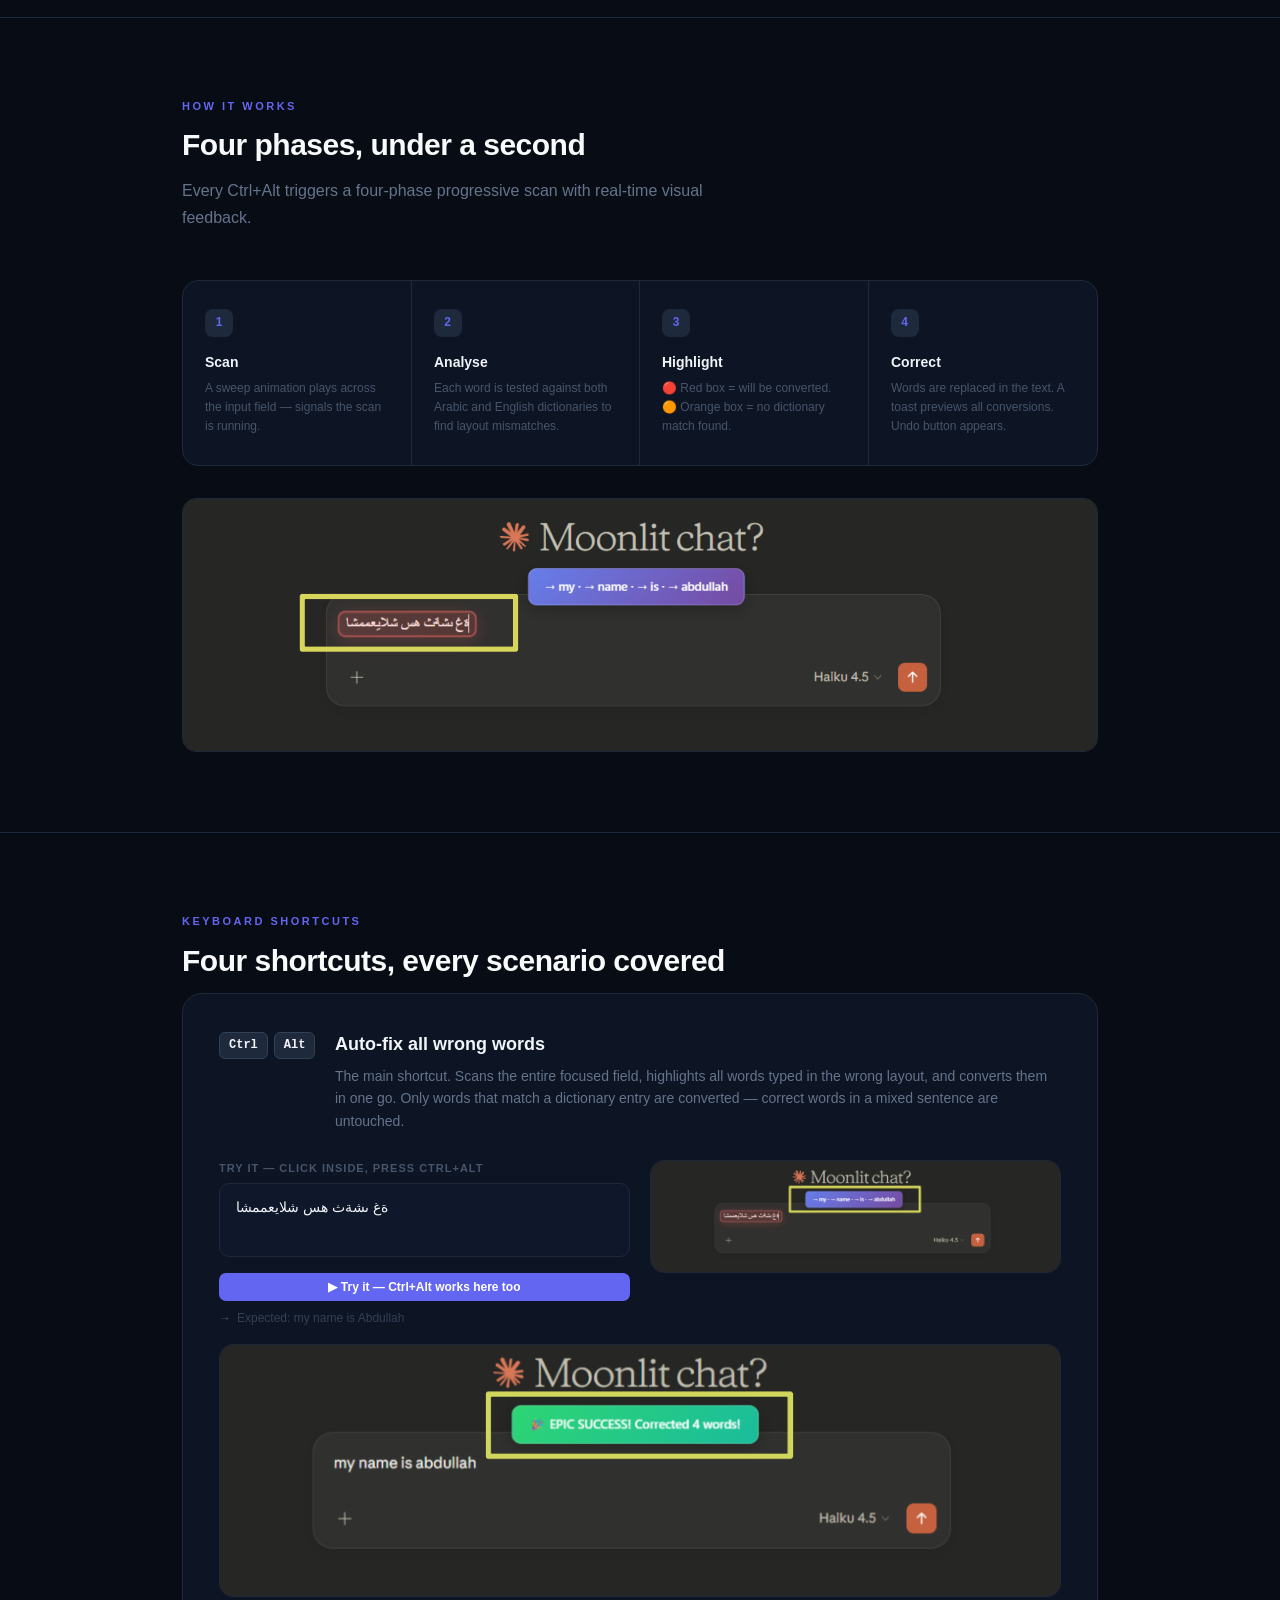
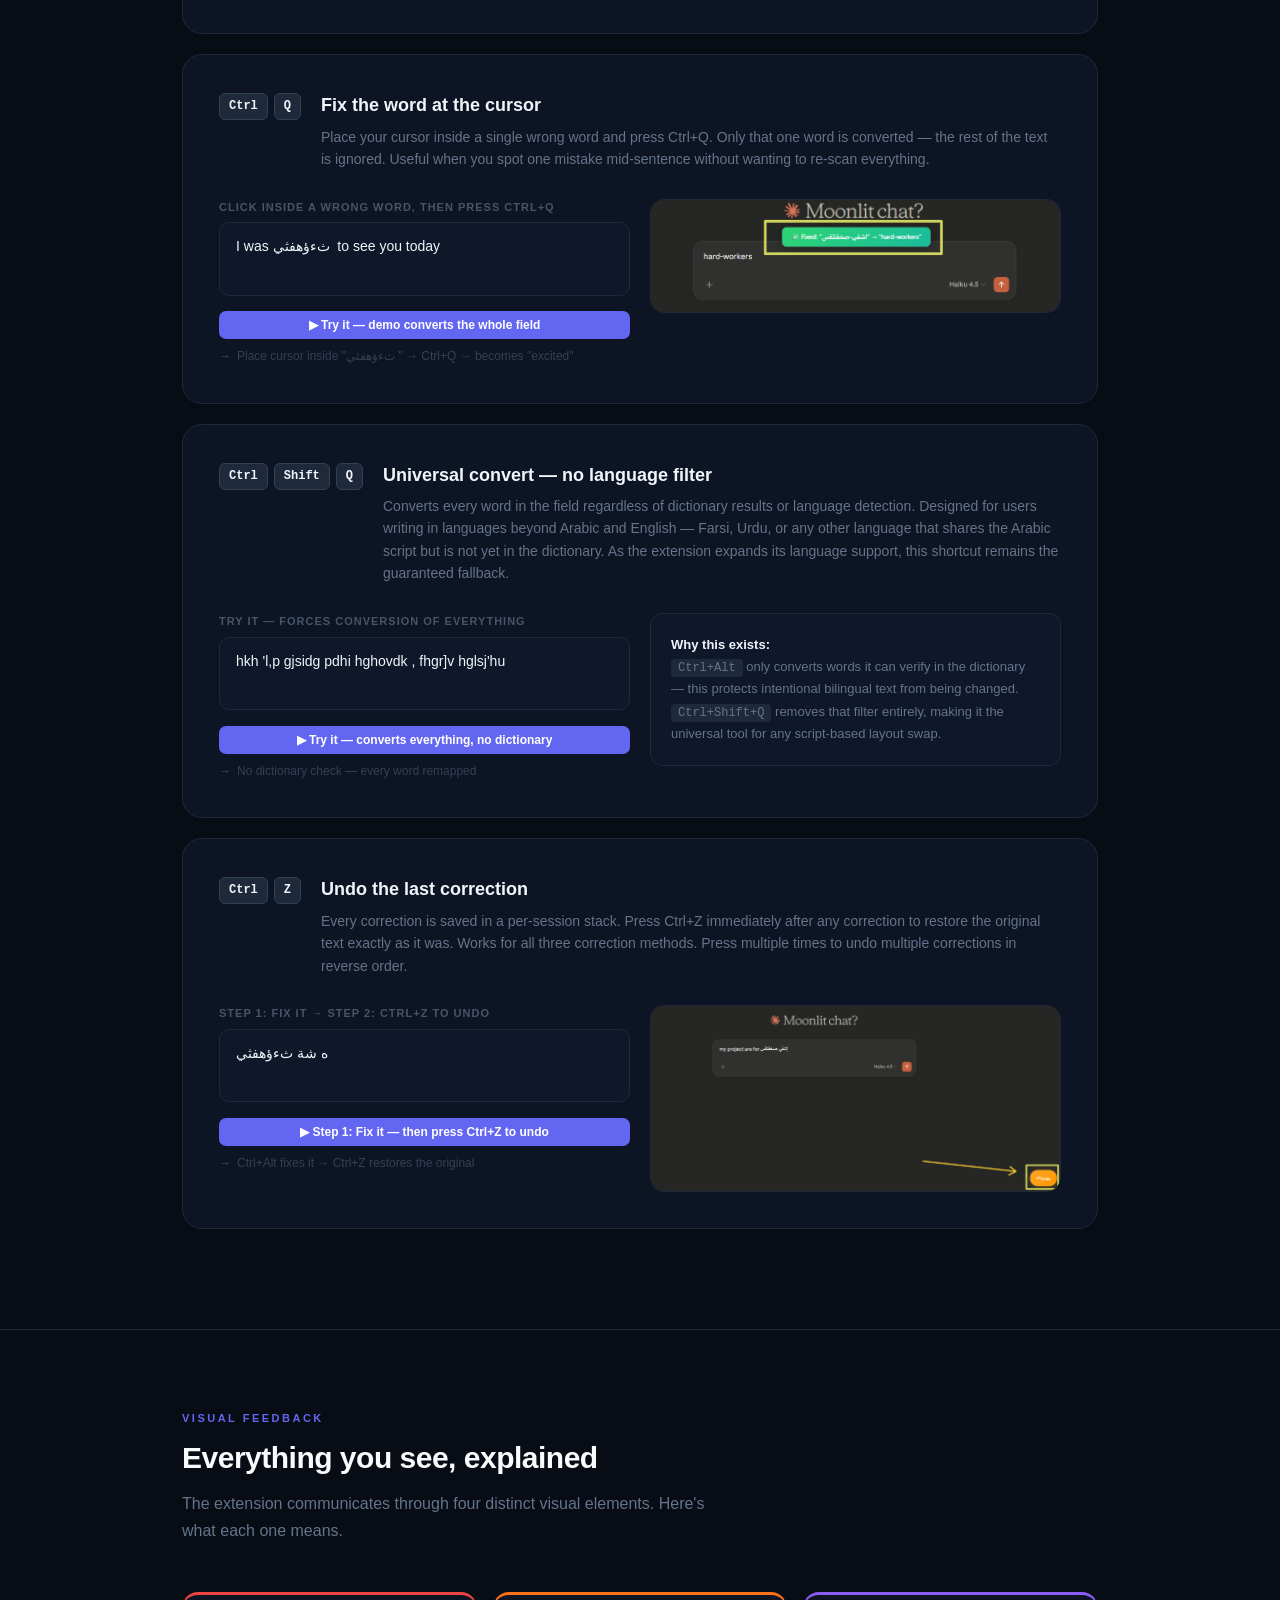
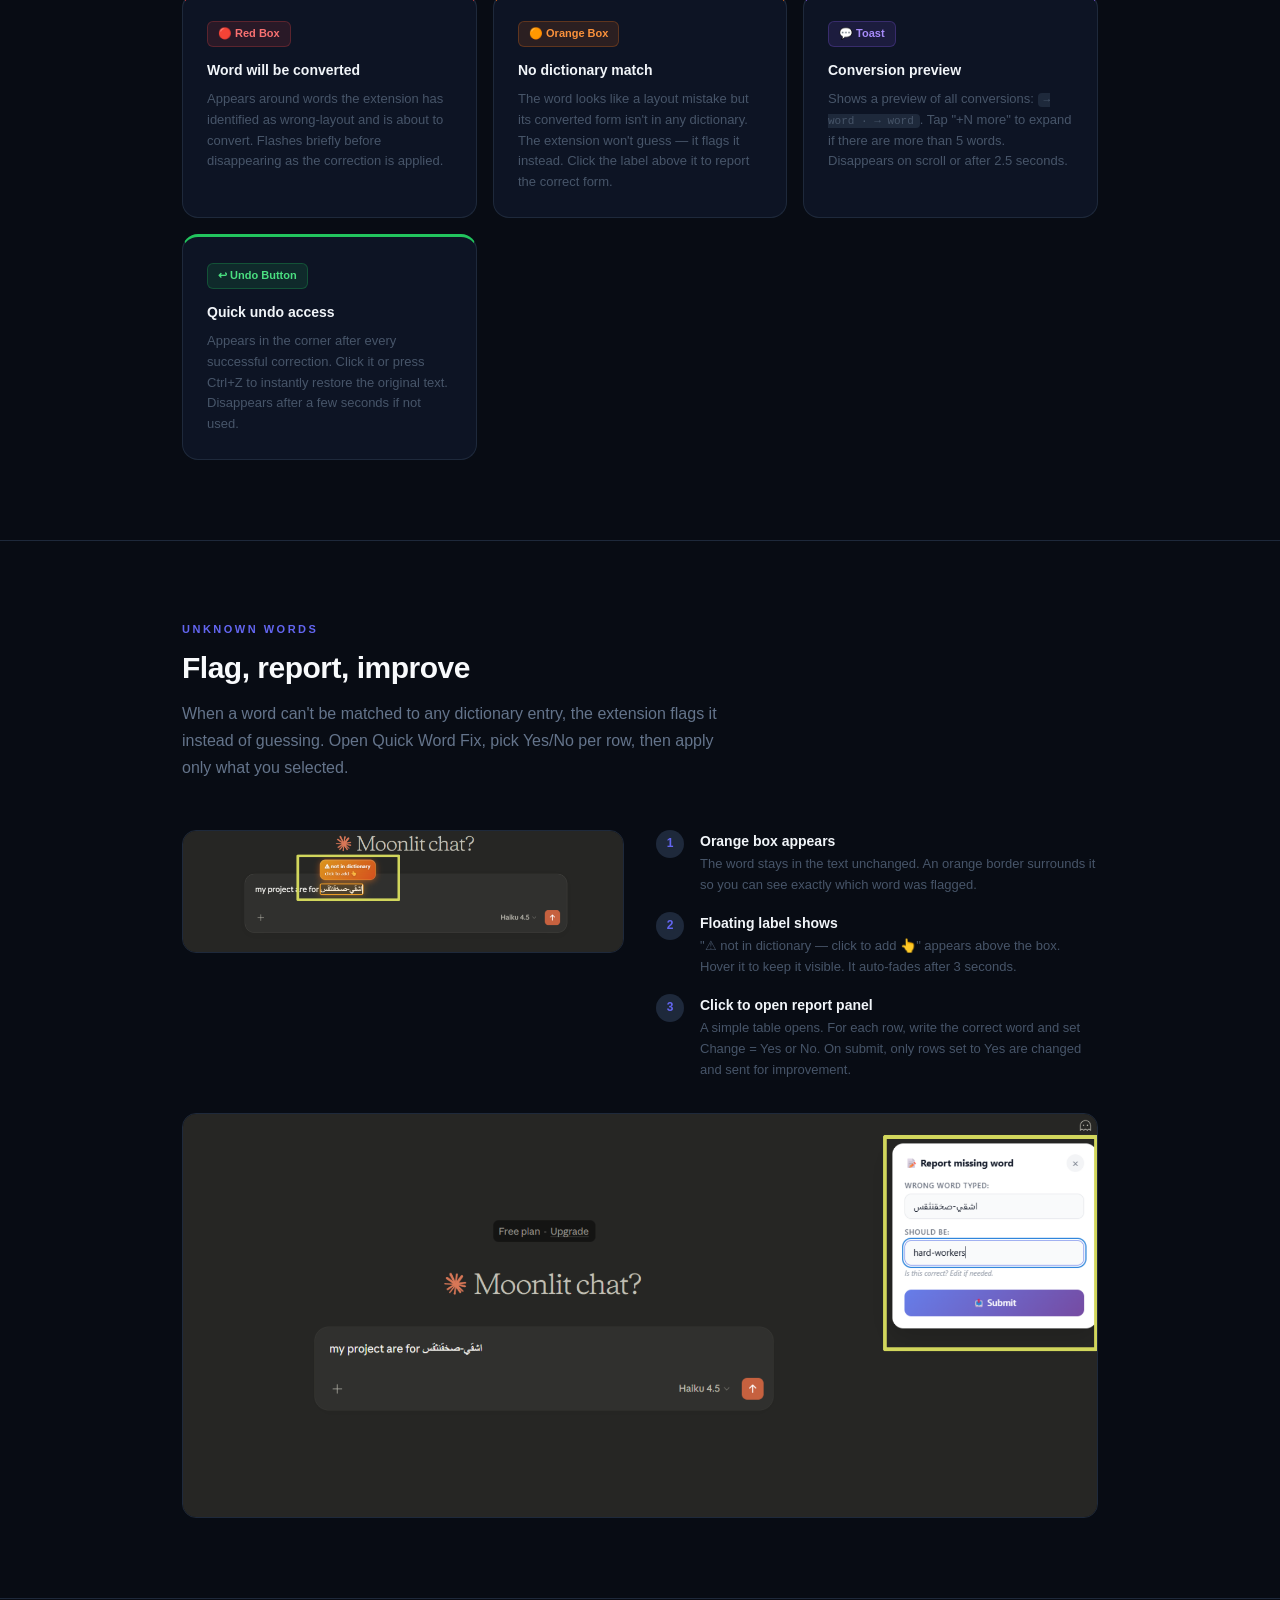
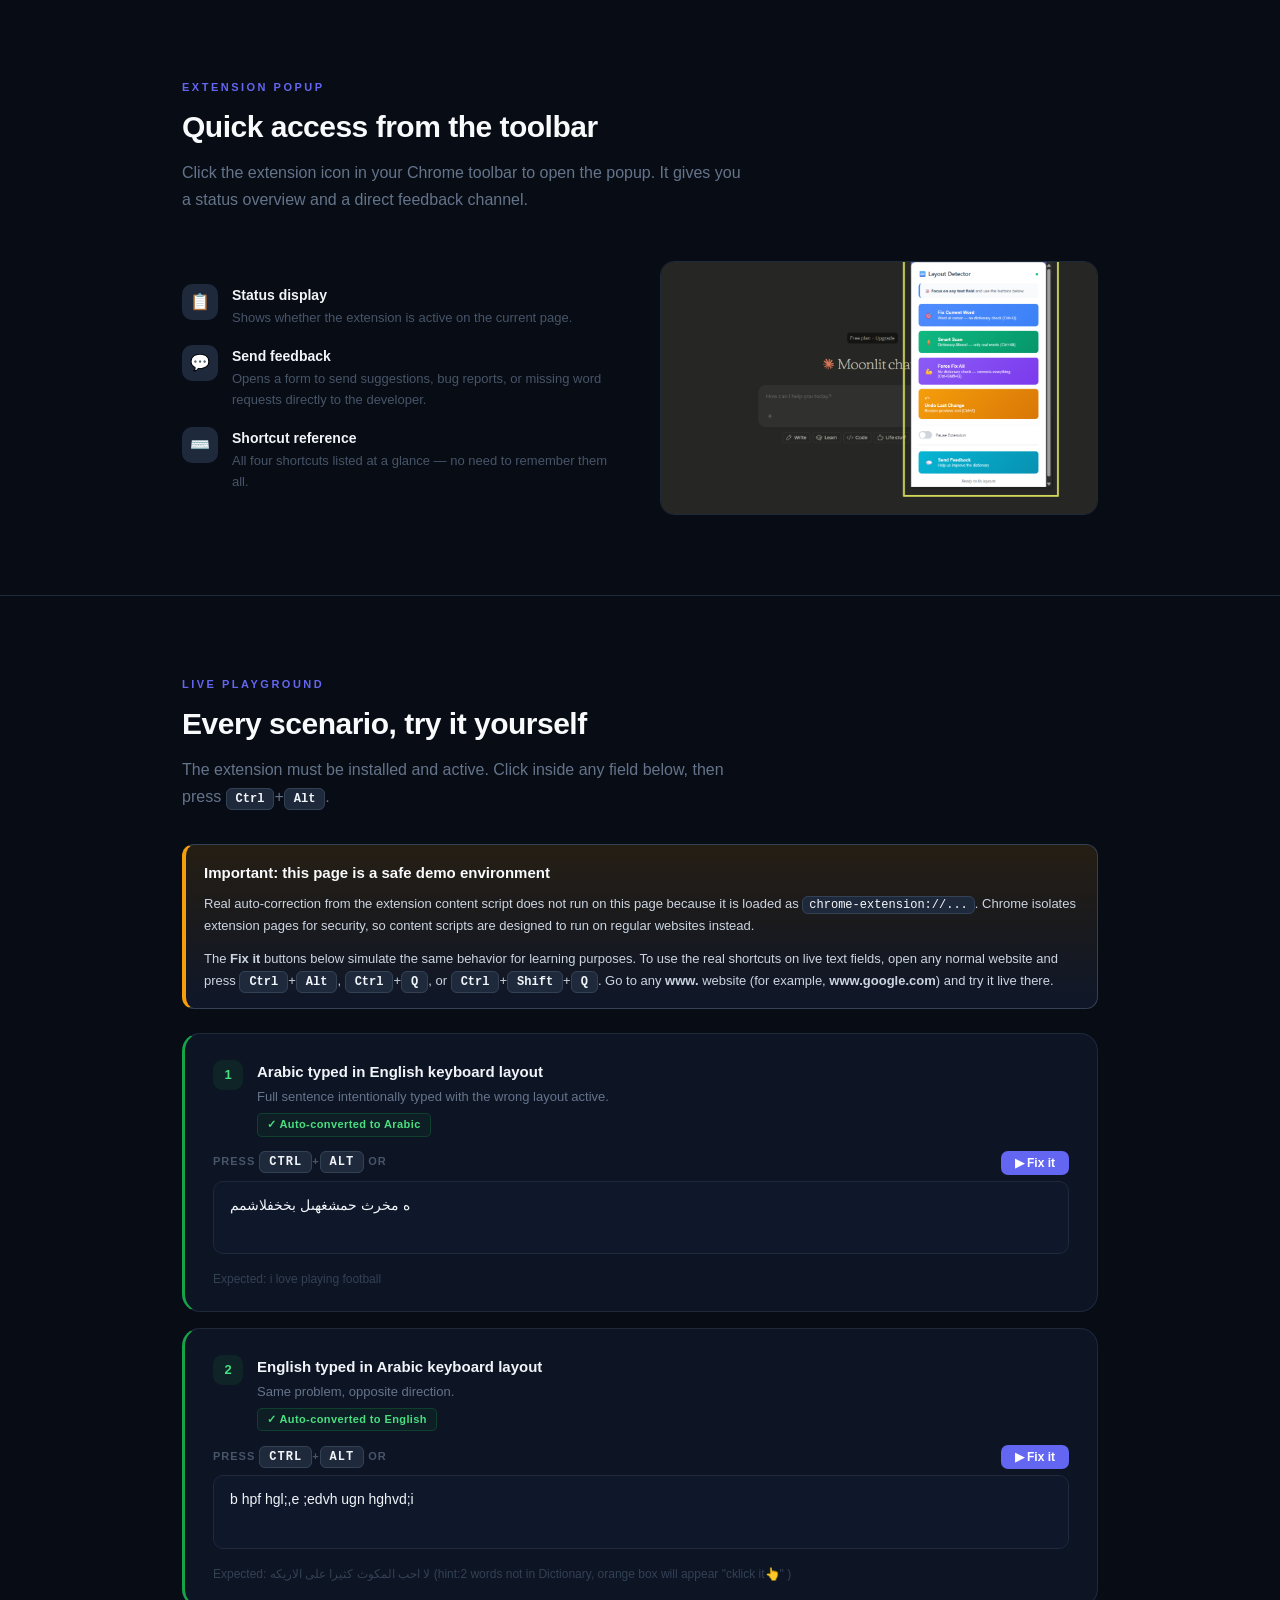
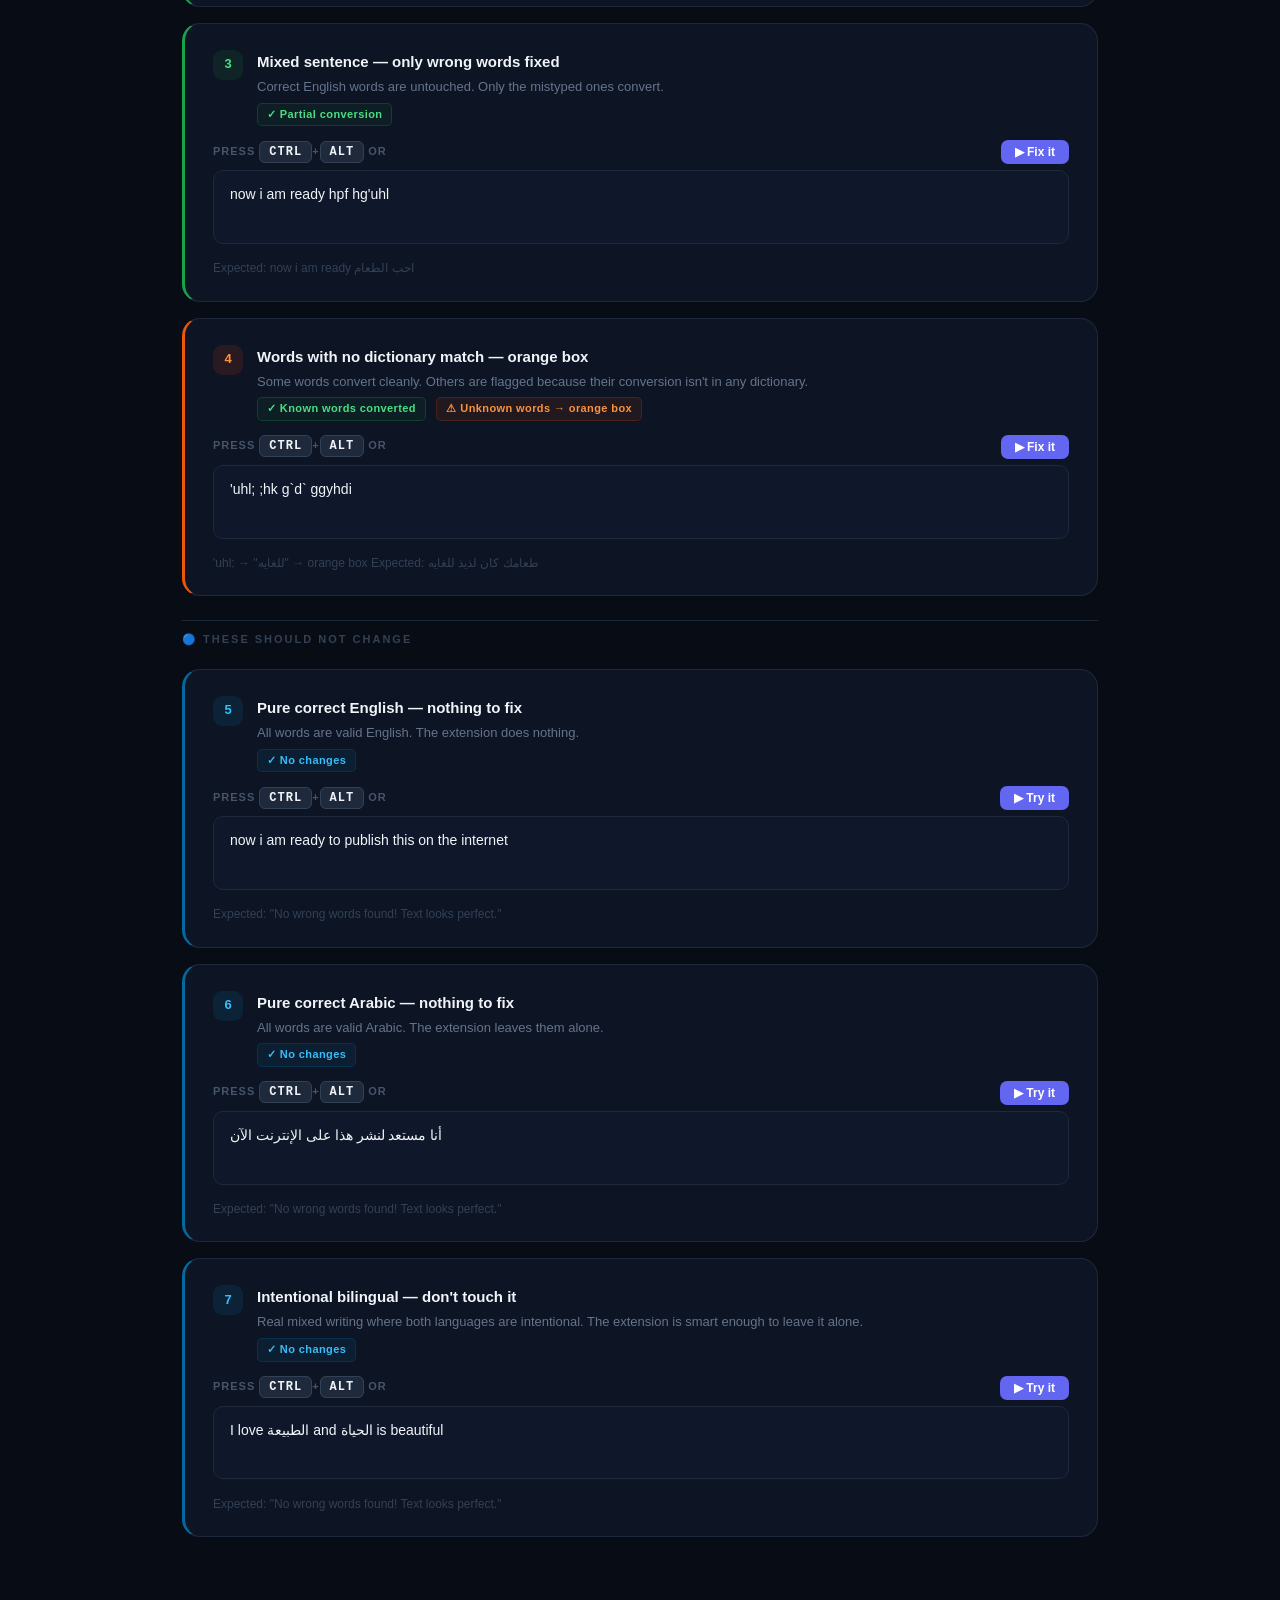
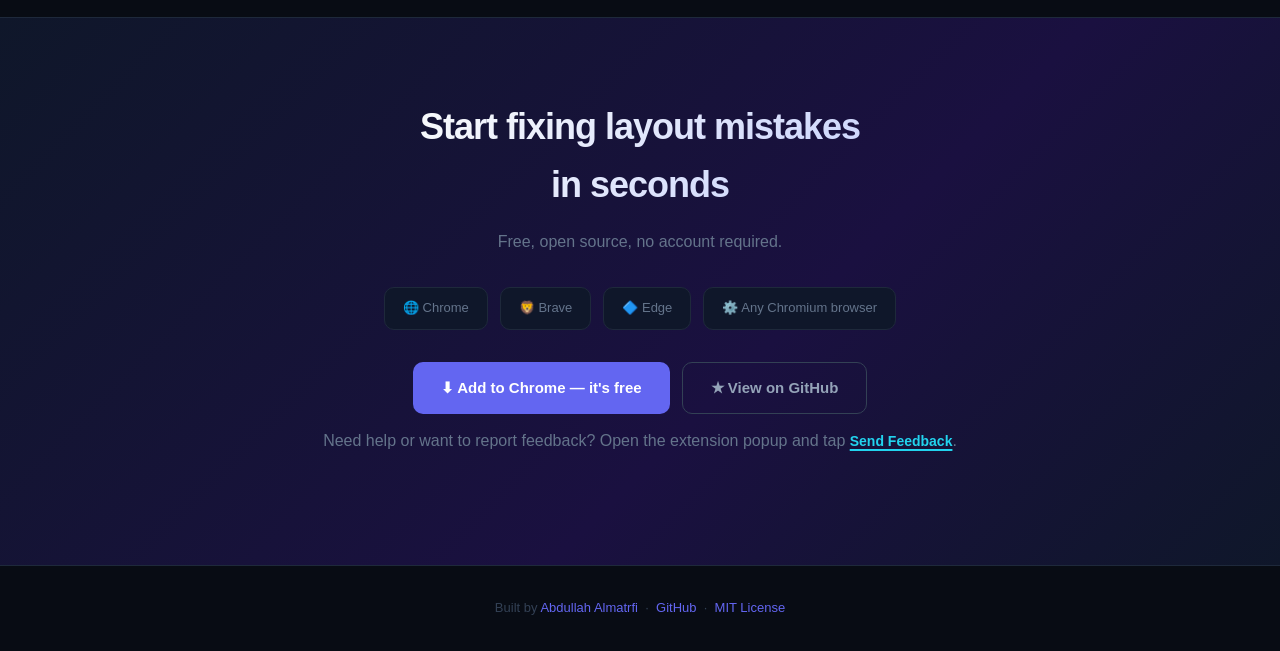
<file: src/pages/index.html>
<!DOCTYPE html>
<html lang="en">

<head>
    <meta charset="UTF-8">
    <meta name="viewport" content="width=device-width, initial-scale=1.0">
    <title>Keyboard Layout Detector — Fix Arabic ↔ English Typos Instantly</title>
    <link rel="stylesheet" href="index.css">
</head>

<body>

    <!-- ─── NAV ─── -->
    <nav>
        <div class="nav-logo">⌨️ <span>KLD</span> &nbsp;Keyboard Layout Detector</div>
        <div class="nav-links">
            <a id="navHowLink" href="#how" data-i18n="nav.how">How It Works</a>
            <a id="navShortcutsLink" href="#shortcuts" data-i18n="nav.shortcuts">Shortcuts</a>
            <a id="navPopupLink" href="#popup" data-i18n="nav.popup">Popup</a>
            <a id="navTryLink" href="#playground" data-i18n="nav.try">Try It</a>
        </div>
        <div class="nav-actions">
            <button id="langToggleBtn" class="lang-toggle-btn" type="button" aria-label="Switch language to Arabic"
                aria-pressed="false">العربية</button>
            <a id="navInstallCta" href="#install" class="nav-cta" data-i18n="nav.install">Install Extension</a>
        </div>
    </nav>

    <div id="topDemoBanner" class="top-demo-banner" role="note" aria-label="Live usage note"
        data-i18n-html="banner.top">
        <strong>Note:</strong> this page is a demo. For real shortcut testing, go to any <strong>www.</strong> website
        (for example <strong>www.google.com</strong>) and try it in a normal text field.
    </div>

    <!-- ─── HERO ─── -->
    <section class="hero">
        <div id="heroBadge" class="hero-badge" data-i18n="hero.badge">⌨️ Chrome Extension · Arabic ↔ English</div>
        <h1 id="heroTitle" data-i18n-html="hero.title">Typed in the wrong<br>keyboard layout?</h1>
        <p id="heroSub" class="hero-sub" data-i18n="hero.sub">One shortcut detects and fixes layout mistakes in any text
            field on any website
            — instantly.
        </p>
        <div class="hero-actions">
            <a id="heroInstallBtn" href="#install" class="btn-primary" data-i18n="hero.install">⬇ Install on Chrome</a>
            <a id="heroDemoBtn" href="#playground" class="btn-ghost" data-i18n="hero.demo">▶ Try the Demo</a>
        </div>
        <div id="heroShortcutLine" class="hero-shortcut" data-i18n-html="hero.shortcut">
            Press <kbd>Ctrl</kbd> + <kbd>Alt</kbd> in any text field to fix
        </div>
    </section>

    <!-- toolbar screenshot -->
    <div class="toolbar-ss">
        <div class="ss-wrap">
            <img src="../../assets/screenshots/ss-toolbar.png" alt="Extension icon pinned in the Chrome toolbar"
                class="ss-real">
        </div>
    </div>

    <!-- ─── THE PROBLEM ─── -->
    <section class="section" id="problem" style="padding-top:40px;">
        <div class="section-label" data-i18n="problem.label">The Problem</div>
        <div class="section-title" data-i18n="problem.title">We've all been there</div>
        <p class="section-sub" data-i18n="problem.sub">You switch tabs, forget to change the keyboard layout, and start
            typing. By the time you
            notice, you've written a whole sentence in the wrong language.</p>
        <div class="problem-grid">
            <div class="problem-card">
                <div class="lang-tag" data-i18n="problem.c1.tag">Arabic intended → typed in English layout</div>
                <div class="wrong">اشقي-صخقنثقس</div>
                <div class="arrow">↓ Ctrl+Alt</div>
                <div class="right">hard-workers</div>
            </div>
            <div class="problem-card">
                <div class="lang-tag" data-i18n="problem.c2.tag">English intended → typed in Arabic layout</div>
                <div class="wrong">لاخ هشته فاخق ضهاف</div>
                <div class="arrow">↓ Ctrl+Alt</div>
                <div class="right">you write your what</div>
            </div>
            <div class="problem-card">
                <div class="lang-tag" data-i18n="problem.c3.tag">Mixed sentence — only wrong words fixed</div>
                <div class="wrong">now i am هى مخرث</div>
                <div class="arrow">↓ Ctrl+Alt</div>
                <div class="right">now i am in love </div>
            </div>
            <div class="problem-card">
                <div class="lang-tag" data-i18n="problem.c4.tag">Clean text — nothing changes</div>
                <div class="wrong" style="color:#94a3b8; background:rgba(148,163,184,0.08);">I love الطبيعة and life
                </div>
                <div class="arrow">↓ Ctrl+Alt</div>
                <div class="right" style="color:#94a3b8; background:rgba(148,163,184,0.08);">I love الطبيعة and life ✅
                </div>
            </div>
        </div>
    </section>

    <hr class="divider">

    <!-- ─── HOW IT WORKS ─── -->
    <section class="section" id="how">
        <div class="section-label" data-i18n="how.label">How It Works</div>
        <div class="section-title" data-i18n="how.title">Four phases, under a second</div>
        <p class="section-sub" data-i18n="how.sub">Every Ctrl+Alt triggers a four-phase progressive scan with real-time
            visual feedback.</p>
        <div class="phases">
            <div class="phase">
                <div class="phase-num">1</div>
                <h3 data-i18n="how.p1.h">Scan</h3>
                <p data-i18n="how.p1.p">A sweep animation plays across the input field — signals the scan is running.
                </p>
            </div>
            <div class="phase">
                <div class="phase-num">2</div>
                <h3 data-i18n="how.p2.h">Analyse</h3>
                <p data-i18n="how.p2.p">Each word is tested against both Arabic and English dictionaries to find layout
                    mismatches.</p>
            </div>
            <div class="phase">
                <div class="phase-num">3</div>
                <h3 data-i18n="how.p3.h">Highlight</h3>
                <p data-i18n="how.p3.p">🔴 Red box = will be converted. 🟠 Orange box = no dictionary match found.</p>
            </div>
            <div class="phase">
                <div class="phase-num">4</div>
                <h3 data-i18n="how.p4.h">Correct</h3>
                <p data-i18n="how.p4.p">Words are replaced in the text. A toast previews all conversions. Undo button
                    appears.</p>
            </div>
        </div>

        <!-- scan red highlight screenshot -->
        <img src="../../assets/screenshots/ss-scan-red.png"
            alt="Red box highlights appearing on wrong words before correction" class="ss-real mt-32">
    </section>

    <hr class="divider">

    <!-- ─── SHORTCUTS ─── -->
    <section class="section" id="shortcuts">
        <div id="shortcutsLabel" class="section-label" data-i18n="shortcuts.label">Keyboard Shortcuts</div>
        <div id="shortcutsTitle" class="section-title" data-i18n="shortcuts.title">Four shortcuts, every scenario
            covered</div>

        <!-- Ctrl+Alt -->
        <div class="shortcut-block">
            <div class="sc-header">
                <div class="sc-keys"><kbd>Ctrl</kbd><kbd>Alt</kbd></div>
                <div class="sc-info">
                    <h3 data-i18n="shortcuts.ctrlAlt.h">Auto-fix all wrong words</h3>
                    <p data-i18n="shortcuts.ctrlAlt.p">The main shortcut. Scans the entire focused field, highlights all
                        words typed in the wrong
                        layout, and converts them in one go. Only words that match a dictionary entry are converted —
                        correct words in a mixed sentence are untouched.</p>
                </div>
            </div>
            <div class="sc-body">
                <div class="sc-demo">
                    <label data-i18n="shortcuts.ctrlAlt.label">Try it — click inside, press Ctrl+Alt</label>
                    <textarea rows="2" data-fixed="my name is Abdullah">ةغ ىشةث هس شلايعممشا</textarea>
                    <button class="demo-btn full" data-i18n="shortcuts.ctrlAlt.btn">▶ Try it — Ctrl+Alt works here
                        too</button>
                    <div class="hint" data-i18n="shortcuts.ctrlAlt.hint">Expected: my name is Abdullah</div>
                </div>
                <img src="../../assets/screenshots/ss-toast.png" alt="Toast showing conversion preview" class="ss-real">
            </div>
            <!-- success + undo screenshot -->
            <img src="../../assets/screenshots/ss-success.png"
                alt="After correction — green success toast and undo button visible" class="ss-real mt-16">
        </div>

        <!-- Ctrl+Q -->
        <div class="shortcut-block">
            <div class="sc-header">
                <div class="sc-keys"><kbd>Ctrl</kbd><kbd>Q</kbd></div>
                <div class="sc-info">
                    <h3 data-i18n="shortcuts.ctrlQ.h">Fix the word at the cursor</h3>
                    <p data-i18n="shortcuts.ctrlQ.p">Place your cursor inside a single wrong word and press Ctrl+Q. Only
                        that one word is converted —
                        the rest of the text is ignored. Useful when you spot one mistake mid-sentence without wanting
                        to re-scan everything.</p>
                </div>
            </div>
            <div class="sc-body">
                <div class="sc-demo">
                    <label data-i18n="shortcuts.ctrlQ.label">Click inside a wrong word, then press Ctrl+Q</label>
                    <textarea rows="2"
                        data-fixed="I was excited  to see you today">I was ثءؤهفثي  to see you today</textarea>
                    <button class="demo-btn full" data-i18n="shortcuts.ctrlQ.btn">▶ Try it — demo converts the whole
                        field</button>
                    <div class="hint" data-i18n="shortcuts.ctrlQ.hint">Place cursor inside "ثءؤهفثي " → Ctrl+Q → becomes
                        "excited"</div>
                </div>
                <img src="../../assets/screenshots/ss-ctrlq.png" alt="Single word corrected by Ctrl+Q" class="ss-real">
            </div>
        </div>

        <!-- Ctrl+Shift+Q -->
        <div class="shortcut-block">
            <div class="sc-header">
                <div class="sc-keys"><kbd>Ctrl</kbd><kbd>Shift</kbd><kbd>Q</kbd></div>
                <div class="sc-info">
                    <h3 data-i18n="shortcuts.ctrlShiftQ.h">Universal convert — no language filter</h3>
                    <p data-i18n="shortcuts.ctrlShiftQ.p">Converts every word in the field regardless of dictionary
                        results or language detection. Designed
                        for users writing in languages beyond Arabic and English — Farsi, Urdu, or any other language
                        that shares the Arabic script but is not yet in the dictionary. As the extension expands its
                        language support, this shortcut remains the guaranteed fallback.</p>
                </div>
            </div>
            <div class="sc-body">
                <div class="sc-demo">
                    <label data-i18n="shortcuts.ctrlShiftQ.label">Try it — forces conversion of everything</label>
                    <textarea rows="2"
                        data-fixed="انا طموح لتسهيل حياه الاخرين و بالقدر المستطاع">hkh 'l,p gjsidg pdhi hghovdk , fhgr]v hglsj'hu</textarea>
                    <button class="demo-btn full" data-i18n="shortcuts.ctrlShiftQ.btn">▶ Try it — converts everything,
                        no
                        dictionary</button>
                    <div class="hint" data-i18n="shortcuts.ctrlShiftQ.hint">No dictionary check — every word remapped
                    </div>
                </div>
                <div style="background:#0f172a; border:1px solid #1e293b; border-radius:12px; padding:20px;">
                    <p style="font-size:13px; color:#64748b; line-height:1.7;">
                        <strong style="color:#f1f5f9;" data-i18n="shortcuts.ctrlShiftQ.why">Why this
                            exists:</strong><br>
                        <code
                            style="background:#1e293b; padding:2px 7px; border-radius:4px; font-size:12px;">Ctrl+Alt</code>
                        <span data-i18n="shortcuts.ctrlShiftQ.explain1">only converts words it can verify in the
                            dictionary — this protects intentional bilingual text</span>
                        from being changed. <code
                            style="background:#1e293b; padding:2px 7px; border-radius:4px; font-size:12px;">Ctrl+Shift+Q</code>
                        <span data-i18n="shortcuts.ctrlShiftQ.explain2">removes that filter entirely, making it the
                            universal tool for any script-based layout swap.</span>
                    </p>
                </div>
            </div>
        </div>

        <!-- Ctrl+Z -->
        <div class="shortcut-block">
            <div class="sc-header">
                <div class="sc-keys"><kbd>Ctrl</kbd><kbd>Z</kbd></div>
                <div class="sc-info">
                    <h3 data-i18n="shortcuts.ctrlZ.h">Undo the last correction</h3>
                    <p data-i18n="shortcuts.ctrlZ.p">Every correction is saved in a per-session stack. Press Ctrl+Z
                        immediately after any correction
                        to restore the original text exactly as it was. Works for all three correction methods. Press
                        multiple times to undo multiple corrections in reverse order.</p>
                </div>
            </div>
            <div class="sc-body">
                <div class="sc-demo">
                    <label data-i18n="shortcuts.ctrlZ.label">Step 1: Fix it → Step 2: Ctrl+Z to undo</label>
                    <textarea rows="2" data-fixed="i am excited  ">ه شة ثءؤهفثي  </textarea>
                    <button class="demo-btn full" data-i18n="shortcuts.ctrlZ.btn">▶ Step 1: Fix it — then press Ctrl+Z
                        to
                        undo</button>
                    <div class="hint" data-i18n="shortcuts.ctrlZ.hint">Ctrl+Alt fixes it → Ctrl+Z restores the original
                    </div>
                </div>
                <img src="../../assets/screenshots/ss-undo.png" alt="Undo button visible after correction"
                    class="ss-real">
            </div>
        </div>
    </section>

    <hr class="divider">

    <!-- ─── VISUAL INDICATORS ─── -->
    <section class="section" id="indicators">
        <div class="section-label" data-i18n="indicators.label">Visual Feedback</div>
        <div class="section-title" data-i18n="indicators.title">Everything you see, explained</div>
        <p class="section-sub" data-i18n="indicators.sub">The extension communicates through four distinct visual
            elements. Here's what each one
            means.</p>
        <div class="indicators-grid">
            <div class="indicator-card red">
                <div class="indicator-badge badge-red" data-i18n="indicators.red.badge">🔴 Red Box</div>
                <h3 data-i18n="indicators.red.h">Word will be converted</h3>
                <p data-i18n="indicators.red.p">Appears around words the extension has identified as wrong-layout and is
                    about to convert. Flashes
                    briefly before disappearing as the correction is applied.</p>
            </div>
            <div class="indicator-card orange">
                <div class="indicator-badge badge-orange" data-i18n="indicators.orange.badge">🟠 Orange Box</div>
                <h3 data-i18n="indicators.orange.h">No dictionary match</h3>
                <p data-i18n="indicators.orange.p">The word looks like a layout mistake but its converted form isn't in
                    any dictionary. The extension
                    won't guess — it flags it instead. Click the label above it to report the correct form.</p>
            </div>
            <div class="indicator-card purple">
                <div class="indicator-badge badge-purple" data-i18n="indicators.purple.badge">💬 Toast</div>
                <h3 data-i18n="indicators.purple.h">Conversion preview</h3>
                <p data-i18n-html="indicators.purple.p">Shows a preview of all conversions: <code
                        style="background:#1e293b;padding:1px 6px;border-radius:4px;font-size:11px;">→ word · → word</code>.
                    Tap "+N more" to expand if there are more than 5 words. Disappears on scroll or after 2.5 seconds.
                </p>
            </div>
            <div class="indicator-card green">
                <div class="indicator-badge badge-green" data-i18n="indicators.green.badge">↩ Undo Button</div>
                <h3 data-i18n="indicators.green.h">Quick undo access</h3>
                <p data-i18n="indicators.green.p">Appears in the corner after every successful correction. Click it or
                    press Ctrl+Z to instantly
                    restore the original text. Disappears after a few seconds if not used.</p>
            </div>
        </div>
    </section>

    <hr class="divider">

    <!-- ─── ORANGE BOX + REPORT ─── -->
    <section class="section" id="report">
        <div class="section-label" data-i18n="report.label">Unknown Words</div>
        <div class="section-title" data-i18n="report.title">Flag, report, improve</div>
        <p class="section-sub" data-i18n="report.sub">When a word can't be matched to any dictionary entry, the
            extension flags it instead of
            guessing. Open Quick Word Fix, pick Yes/No per row, then apply only what you selected.</p>

        <div style="display:grid; grid-template-columns:1fr 1fr; gap:32px; align-items:start;" class="report-layout">
            <div>
                <!-- orange box screenshot -->
                <img src="../../assets/screenshots/ss-orange-label.png" alt="Orange box with not in dictionary label"
                    class="ss-real">
            </div>
            <div class="report-steps">
                <div class="report-step">
                    <div class="step-num">1</div>
                    <div>
                        <h4 data-i18n="report.s1.h">Orange box appears</h4>
                        <p data-i18n="report.s1.p">The word stays in the text unchanged. An orange border surrounds it
                            so you can see exactly
                            which word was flagged.</p>
                    </div>
                </div>
                <div class="report-step">
                    <div class="step-num">2</div>
                    <div>
                        <h4 data-i18n="report.s2.h">Floating label shows</h4>
                        <p data-i18n="report.s2.p">"⚠ not in dictionary — click to add 👆" appears above the box. Hover
                            it to keep it visible.
                            It auto-fades after 3 seconds.</p>
                    </div>
                </div>
                <div class="report-step">
                    <div class="step-num">3</div>
                    <div>
                        <h4 data-i18n="report.s3.h">Click to open report panel</h4>
                        <p data-i18n="report.s3.p">A simple table opens. For each row, write the correct word and set
                            Change = Yes or No. On submit,
                            only rows set to Yes are changed and sent for improvement.</p>
                    </div>
                </div>
            </div>
        </div>

        <!-- report panel screenshot -->
        <img src="../../assets/screenshots/ss-report-panel.png"
            alt="Quick Word Fix table with Yes or No selection per word" class="ss-real mt-32">
    </section>

    <hr class="divider">

    <!-- ─── POPUP ─── -->
    <section class="section" id="popup">
        <div class="section-label" data-i18n="popup.label">Extension Popup</div>
        <div class="section-title" data-i18n="popup.title">Quick access from the toolbar</div>
        <p class="section-sub" data-i18n="popup.sub">Click the extension icon in your Chrome toolbar to open the popup.
            It gives you a status
            overview and a direct feedback channel.</p>

        <div class="popup-layout">
            <ul class="popup-features">
                <li>
                    <div class="feat-icon">📋</div>
                    <div>
                        <h4 data-i18n="popup.f1.h">Status display</h4>
                        <p data-i18n="popup.f1.p">Shows whether the extension is active on the current page.</p>
                    </div>
                </li>
                <li>
                    <div class="feat-icon">💬</div>
                    <div>
                        <h4 data-i18n="popup.f2.h">Send feedback</h4>
                        <p data-i18n="popup.f2.p">Opens a form to send suggestions, bug reports, or missing word
                            requests directly to the
                            developer.</p>
                    </div>
                </li>
                <li>
                    <div class="feat-icon">⌨️</div>
                    <div>
                        <h4 data-i18n="popup.f3.h">Shortcut reference</h4>
                        <p data-i18n="popup.f3.p">All four shortcuts listed at a glance — no need to remember them all.
                        </p>
                    </div>
                </li>
            </ul>
            <!-- popup screenshot -->
            <img src="../../assets/screenshots/ss-popup.png" alt="Extension popup open from the Chrome toolbar"
                class="ss-real">
        </div>
    </section>

    <hr class="divider">

    <!-- ─── INTERACTIVE PLAYGROUND ─── -->
    <section class="section" id="playground">
        <div class="section-label" data-i18n="playground.label">Live Playground</div>
        <div class="section-title" data-i18n="playground.title">Every scenario, try it yourself</div>
        <p class="section-sub" data-i18n-html="playground.sub">The extension must be installed and active. Click inside
            any field below, then press
            <kbd>Ctrl</kbd>+<kbd>Alt</kbd>.
        </p>

        <div class="demo-safety-note" role="note" aria-label="Demo limitations and security explanation">
            <h3 data-i18n="playground.noteTitle">Important: this page is a safe demo environment</h3>
            <p data-i18n-html="playground.note1">
                Real auto-correction from the extension content script does not run on this page because it is loaded
                as <code>chrome-extension://...</code>. Chrome isolates extension pages for security, so content
                scripts are designed to run on regular websites instead.
            </p>
            <p data-i18n-html="playground.note2">
                The <strong>Fix it</strong> buttons below simulate the same behavior for learning purposes. To use the
                real shortcuts on live text fields, open any normal website and press
                <kbd>Ctrl</kbd>+<kbd>Alt</kbd>, <kbd>Ctrl</kbd>+<kbd>Q</kbd>, or
                <kbd>Ctrl</kbd>+<kbd>Shift</kbd>+<kbd>Q</kbd>.
                Go to any <strong>www.</strong> website (for example, <strong>www.google.com</strong>) and try it live
                there.
            </p>
        </div>

        <div class="playground-grid">

            <!-- 1 -->
            <div class="play-card c-auto">
                <div class="play-header">
                    <div class="play-num n-auto">1</div>
                    <div class="play-info">
                        <h3>Arabic typed in English keyboard layout</h3>
                        <p>Full sentence intentionally typed with the wrong layout active.</p>
                        <span class="play-badge pb-green">✓ Auto-converted to Arabic</span>
                    </div>
                </div>
                <div class="play-label-row">
                    <span class="play-label">Press <kbd>Ctrl</kbd>+<kbd>Alt</kbd> or</span>
                    <button class="demo-btn">▶ Fix it</button>
                </div>
                <textarea rows="2" data-fixed="i love playing football">ه مخرث حمشغهىل بخخفلاشمم </textarea>
                <div class="play-hint">Expected: i love playing football </div>
            </div>

            <!-- 2 -->
            <div class="play-card c-auto">
                <div class="play-header">
                    <div class="play-num n-auto">2</div>
                    <div class="play-info">
                        <h3>English typed in Arabic keyboard layout</h3>
                        <p>Same problem, opposite direction.</p>
                        <span class="play-badge pb-green">✓ Auto-converted to English</span>
                    </div>
                </div>
                <div class="play-label-row">
                    <span class="play-label">Press <kbd>Ctrl</kbd>+<kbd>Alt</kbd> or</span>
                    <button class="demo-btn">▶ Fix it</button>
                </div>
                <textarea rows="2"
                    data-fixed="لا احب المكوث كثيرا على الاريكه">b hpf hgl;,e ;edvh ugn hghvd;i</textarea>
                <div class="play-hint">Expected: لا احب المكوث كثيرا على الاريكه (hint:2 words not in Dictionary, orange
                    box will appear "cklick it👆" )</div>
            </div>

            <!-- 3 -->
            <div class="play-card c-auto">
                <div class="play-header">
                    <div class="play-num n-auto">3</div>
                    <div class="play-info">
                        <h3>Mixed sentence — only wrong words fixed</h3>
                        <p>Correct English words are untouched. Only the mistyped ones convert.</p>
                        <span class="play-badge pb-green">✓ Partial conversion</span>
                    </div>
                </div>
                <div class="play-label-row">
                    <span class="play-label">Press <kbd>Ctrl</kbd>+<kbd>Alt</kbd> or</span>
                    <button class="demo-btn">▶ Fix it</button>
                </div>
                <textarea rows="2" data-fixed="now i am ready احب الطعام">now i am ready hpf hg'uhl</textarea>
                <div class="play-hint">Expected: now i am ready احب الطعام</div>
            </div>

            <!-- 4 -->
            <div class="play-card c-stuck">
                <div class="play-header">
                    <div class="play-num n-stuck">4</div>
                    <div class="play-info">
                        <h3>Words with no dictionary match — orange box</h3>
                        <p>Some words convert cleanly. Others are flagged because their conversion isn't in any
                            dictionary.</p>
                        <span class="play-badge pb-green">✓ Known words converted</span>
                        <span class="play-badge pb-orange" style="margin-left:6px;">⚠ Unknown words → orange box</span>
                    </div>
                </div>
                <div class="play-label-row">
                    <span class="play-label">Press <kbd>Ctrl</kbd>+<kbd>Alt</kbd> or</span>
                    <button class="demo-btn">▶ Fix it</button>
                </div>
                <textarea rows="2" data-fixed="طعامك كان لذيذ للغايه">'uhl; ;hk g`d` ggyhdi</textarea>
                <div class="play-hint">'uhl; → "للغايه" → orange box Expected: طعامك كان لذيذ للغايه</div>
            </div>

            <!-- divider -->
            <div style="margin:8px 0 4px;">
                <hr class="divider" style="margin-bottom:10px;">
                <div style="font-size:11px;font-weight:700;letter-spacing:2px;text-transform:uppercase;color:#334155;">
                    🔵 These should not change
                </div>
            </div>

            <!-- 5 -->
            <div class="play-card c-clean">
                <div class="play-header">
                    <div class="play-num n-clean">5</div>
                    <div class="play-info">
                        <h3>Pure correct English — nothing to fix</h3>
                        <p>All words are valid English. The extension does nothing.</p>
                        <span class="play-badge pb-blue">✓ No changes</span>
                    </div>
                </div>
                <div class="play-label-row">
                    <span class="play-label">Press <kbd>Ctrl</kbd>+<kbd>Alt</kbd> or</span>
                    <button class="demo-btn">▶ Try it</button>
                </div>
                <textarea rows="2">now i am ready to publish this on the internet</textarea>
                <div class="play-hint">Expected: "No wrong words found! Text looks perfect."</div>
            </div>

            <!-- 6 -->
            <div class="play-card c-clean">
                <div class="play-header">
                    <div class="play-num n-clean">6</div>
                    <div class="play-info">
                        <h3>Pure correct Arabic — nothing to fix</h3>
                        <p>All words are valid Arabic. The extension leaves them alone.</p>
                        <span class="play-badge pb-blue">✓ No changes</span>
                    </div>
                </div>
                <div class="play-label-row">
                    <span class="play-label">Press <kbd>Ctrl</kbd>+<kbd>Alt</kbd> or</span>
                    <button class="demo-btn">▶ Try it</button>
                </div>
                <textarea rows="2">أنا مستعد لنشر هذا على الإنترنت الآن</textarea>
                <div class="play-hint">Expected: "No wrong words found! Text looks perfect."</div>
            </div>

            <!-- 7 -->
            <div class="play-card c-clean">
                <div class="play-header">
                    <div class="play-num n-clean">7</div>
                    <div class="play-info">
                        <h3>Intentional bilingual — don't touch it</h3>
                        <p>Real mixed writing where both languages are intentional. The extension is smart enough to
                            leave it alone.</p>
                        <span class="play-badge pb-blue">✓ No changes</span>
                    </div>
                </div>
                <div class="play-label-row">
                    <span class="play-label">Press <kbd>Ctrl</kbd>+<kbd>Alt</kbd> or</span>
                    <button class="demo-btn">▶ Try it</button>
                </div>
                <textarea rows="2">I love الطبيعة and الحياة is beautiful</textarea>
                <div class="play-hint">Expected: "No wrong words found! Text looks perfect."</div>
            </div>

        </div>
    </section>

    <!-- ─── INSTALL CTA ─── -->
    <section class="install-section" id="install">
        <h2>Start fixing layout mistakes<br>in seconds</h2>
        <p>Free, open source, no account required.</p>
        <div class="browser-badges">
            <div class="browser-badge">🌐 Chrome</div>
            <div class="browser-badge">🦁 Brave</div>
            <div class="browser-badge">🔷 Edge</div>
            <div class="browser-badge">⚙️ Any Chromium browser</div>
        </div>
        <div class="hero-actions">
            <a href="#" class="btn-primary">⬇ Add to Chrome — it's free</a>
            <a href="https://github.com/AbdullahAlmatrfi/keyboard-layout-detector" target="_blank" class="btn-ghost">★
                View on GitHub</a>
        </div>
        <p class="feedback-cta-help">
            Need help or want to report feedback? Open the extension popup and tap
            <a href="#popup" class="feedback-cta-link">Send Feedback</a>.
        </p>
    </section>

    <!-- ─── FOOTER ─── -->
    <footer>
        Built by <a href="https://github.com/AbdullahAlmatrfi" target="_blank">Abdullah Almatrfi</a>
        &nbsp;·&nbsp;
        <a href="https://github.com/AbdullahAlmatrfi/keyboard-layout-detector" target="_blank">GitHub</a>
        &nbsp;·&nbsp;
        <a href="../../LICENSE" target="_blank">MIT License</a>
    </footer>

    <script src="vendor/i18next.min.js"></script>
    <script src="scripts/i18n.js"></script>
    <script src="scripts/demo.js"></script>

</body>

</html>
</file>
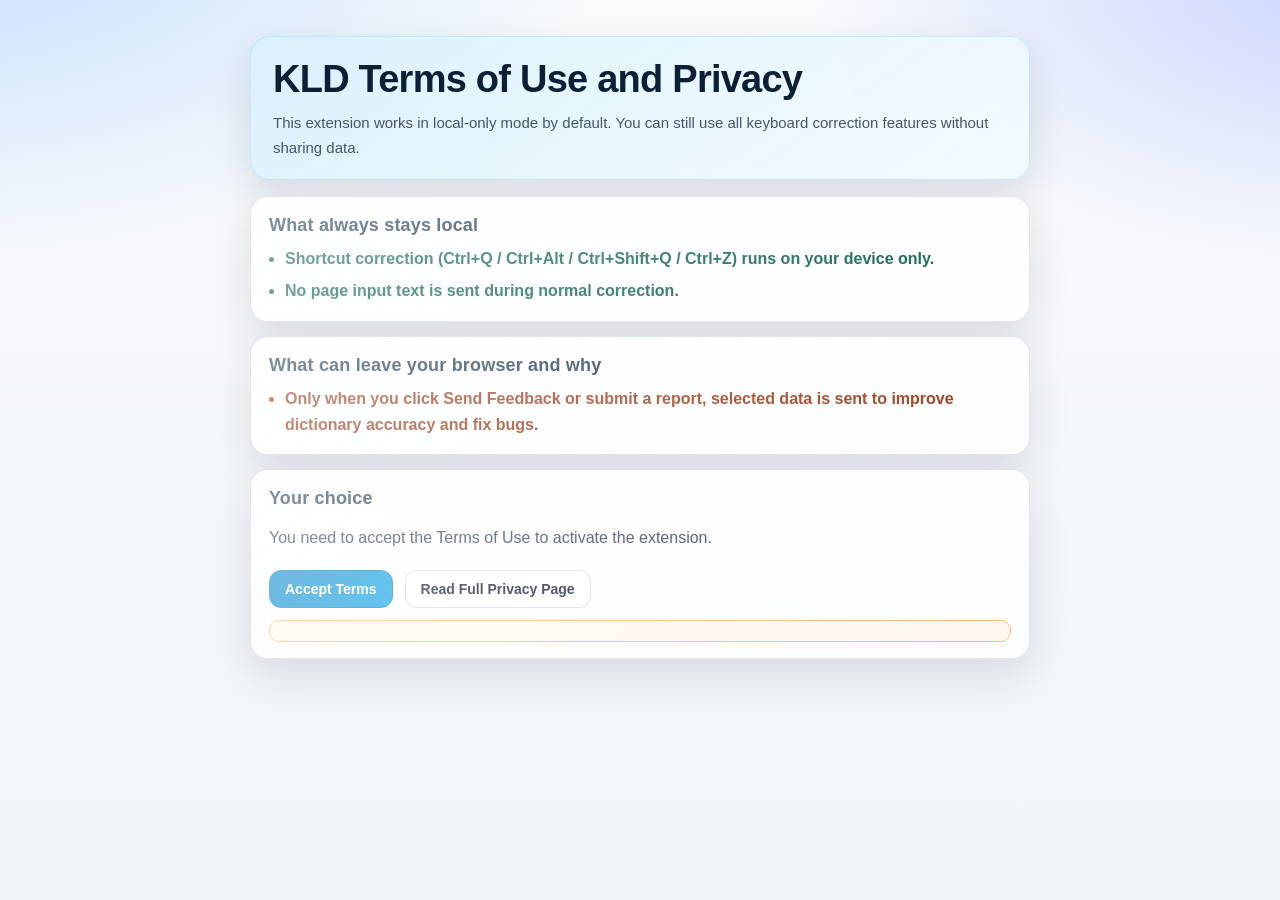
<file: consent.html>
<!DOCTYPE html>
<html lang="en">

<head>
    <meta charset="UTF-8">
    <meta name="viewport" content="width=device-width, initial-scale=1.0">
    <title>KLD Terms of Use and Privacy</title>
    <style>
        :root {
            --bg: #f1f5f9;
            --text: #0f172a;
            --muted: #475569;
            --panel: rgba(255, 255, 255, 0.82);
            --border: rgba(148, 163, 184, 0.25);
            --shadow: 0 16px 42px rgba(15, 23, 42, 0.12);
            --brand: #0284c7;
            --brand-strong: #0369a1;
            --warn-bg: #fff7ed;
            --warn-border: #fdba74;
        }

        * {
            box-sizing: border-box;
        }

        body {
            margin: 0;
            font-family: 'Segoe UI', Tahoma, Geneva, Verdana, sans-serif;
            color: var(--text);
            background:
                radial-gradient(1200px 620px at -8% -12%, #bfdbfe 0%, rgba(191, 219, 254, 0) 60%),
                radial-gradient(980px 520px at 108% -4%, #c7d2fe 0%, rgba(199, 210, 254, 0) 58%),
                linear-gradient(180deg, #f8fafc 0%, var(--bg) 100%);
            min-height: 100vh;
        }

        .wrap {
            max-width: 820px;
            margin: 0 auto;
            padding: 36px 20px 30px;
        }

        .card {
            background: var(--panel);
            border: 1px solid var(--border);
            border-radius: 18px;
            padding: 18px 18px 16px;
            box-shadow: var(--shadow);
            margin-top: 14px;
            backdrop-filter: blur(8px);
            position: relative;
            overflow: hidden;
        }

        .card::before {
            content: '';
            position: absolute;
            inset: 0;
            background: linear-gradient(140deg, rgba(255, 255, 255, 0.5), rgba(255, 255, 255, 0));
            pointer-events: none;
        }

        h1 {
            margin: 0;
            font-size: clamp(30px, 4vw, 38px);
            line-height: 1.06;
            letter-spacing: -0.02em;
            color: #0b1f36;
        }

        h2 {
            margin: 0 0 10px;
            font-size: 18px;
            color: #0f2a46;
            letter-spacing: 0.01em;
        }

        p,
        li {
            line-height: 1.65;
            color: #24364a;
        }

        ul {
            margin: 8px 0 0 16px;
            padding: 0;
        }

        li+li {
            margin-top: 6px;
        }

        .hero {
            margin-bottom: 16px;
            padding: 22px 22px 18px;
            border-radius: 20px;
            border: 1px solid rgba(125, 211, 252, 0.35);
            background:
                linear-gradient(145deg, rgba(14, 165, 233, 0.14), rgba(56, 189, 248, 0.05)),
                rgba(255, 255, 255, 0.84);
            box-shadow: var(--shadow);
            backdrop-filter: blur(7px);
        }

        .hero p {
            margin: 12px 0 0;
            color: var(--muted);
            font-size: 15px;
        }

        .ok {
            color: #065f46;
            font-weight: 700;
        }

        .warn {
            color: #9a3412;
            font-weight: 700;
        }

        .actions {
            display: flex;
            flex-wrap: wrap;
            gap: 12px;
            margin-top: 18px;
        }

        .btn {
            border: 1px solid rgba(148, 163, 184, 0.38);
            border-radius: 12px;
            padding: 10px 15px;
            font-size: 14px;
            font-weight: 700;
            cursor: pointer;
            background: rgba(255, 255, 255, 0.9);
            color: #0f172a;
            transition: transform 0.15s ease, box-shadow 0.2s ease, border-color 0.2s ease;
        }

        .btn:hover {
            transform: translateY(-1px);
            border-color: rgba(2, 132, 199, 0.45);
            box-shadow: 0 8px 16px rgba(15, 23, 42, 0.09);
        }

        .btn.primary {
            background: linear-gradient(135deg, var(--brand), #0ea5e9);
            border-color: var(--brand);
            color: #fff;
        }

        .btn.primary:hover {
            box-shadow: 0 12px 20px rgba(2, 132, 199, 0.28);
            border-color: var(--brand-strong);
        }

        .btn:disabled {
            cursor: not-allowed;
            transform: none;
            opacity: 0.88;
        }

        .status {
            margin-top: 12px;
            font-size: 14px;
            color: #334155;
            padding: 10px 12px;
            border-radius: 10px;
            background: var(--warn-bg);
            border: 1px solid var(--warn-border);
        }

        @media (max-width: 620px) {
            .wrap {
                padding-top: 24px;
            }

            .hero,
            .card {
                border-radius: 14px;
                padding: 15px;
            }

            .actions {
                flex-direction: column;
                align-items: stretch;
            }

            .btn {
                width: 100%;
            }
        }
    </style>
</head>

<body>
    <main class="wrap">
        <section class="hero">
            <h1>KLD Terms of Use and Privacy</h1>
            <p>This extension works in local-only mode by default. You can still use all keyboard correction features
                without sharing data.</p>
        </section>

        <section class="card">
            <h2>What always stays local</h2>
            <ul>
                <li class="ok">Shortcut correction (Ctrl+Q / Ctrl+Alt / Ctrl+Shift+Q / Ctrl+Z) runs on your device only.
                </li>
                <li class="ok">No page input text is sent during normal correction.</li>
            </ul>
        </section>

        <section class="card">
            <h2>What can leave your browser and why</h2>
            <ul>
                <li class="warn">Only when you click Send Feedback or submit a report, selected data is sent to improve
                    dictionary accuracy and fix bugs.</li>
            </ul>
        </section>

        <section class="card">
            <h2>Your choice</h2>
            <p>You need to accept the Terms of Use to activate the extension.</p>
            <div class="actions">
                <button id="agreeBtn" class="btn primary" type="button">Accept Terms</button>
                <button id="privacyBtn" class="btn" type="button">Read Full Privacy Page</button>
            </div>
            <div id="status" class="status"></div>
        </section>
    </main>
    <script src="consent.js"></script>
</body>

</html>
</file>
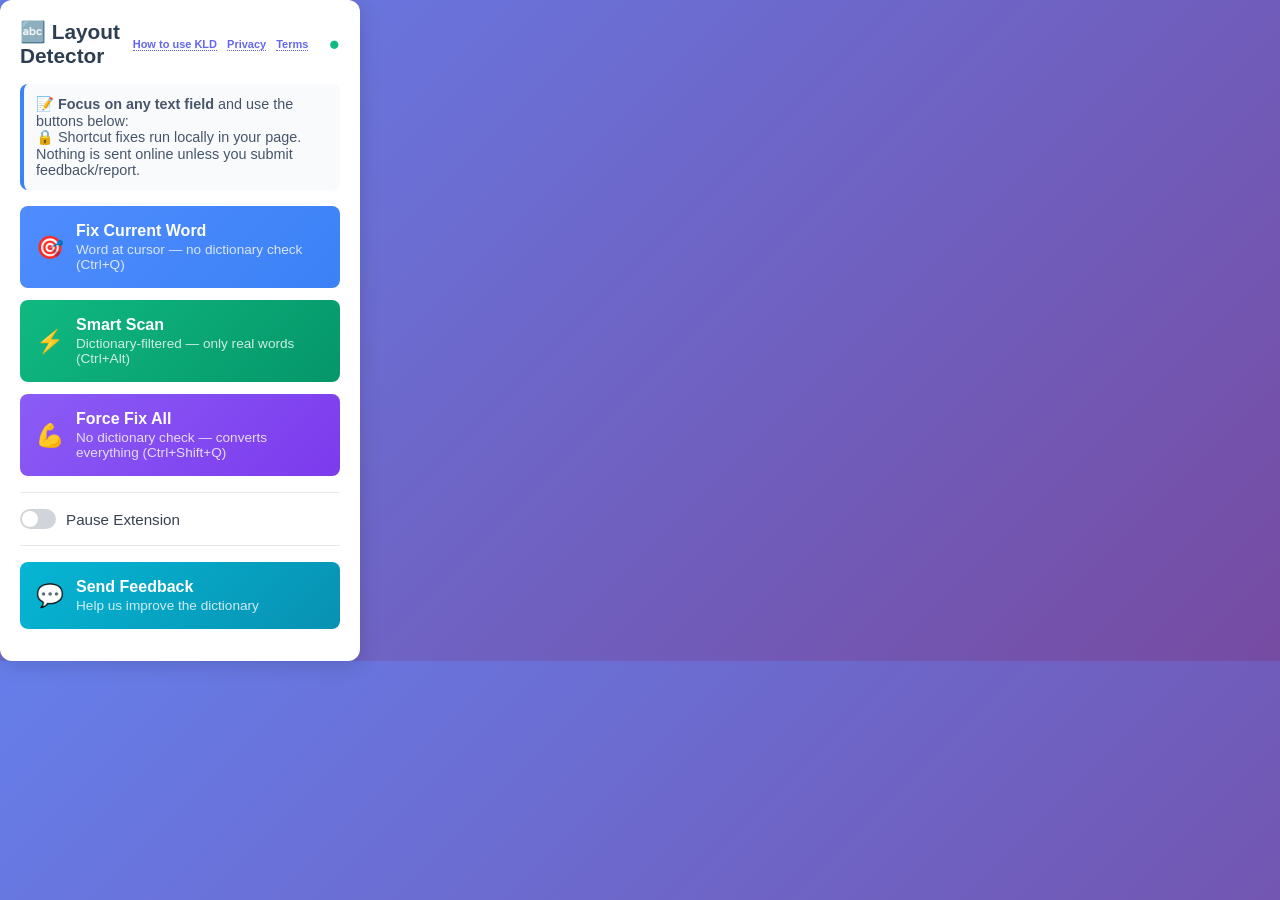
<file: popup.html>
<!DOCTYPE html>
<html lang="en">

<head>
  <meta charset="UTF-8">
  <title>Keyboard Layout Detector</title>
  <link rel="stylesheet" href="popup.css">
</head>

<body>
  <div class="popup-container">
    <div class="header">
      <h2>🔤 Layout Detector</h2>
      <div class="header-right">
        <a id="howToUseBtn" class="how-to-use-link" href="#">How to use KLD</a>
        <a id="privacyBtn" class="how-to-use-link" href="#">Privacy</a>
        <a id="termsBtn" class="how-to-use-link" href="#">Terms</a>
        <div id="statusIcon" class="status-icon active">●</div>
      </div>
    </div>

    <div class="instructions">
      <p>📝 <strong>Focus on any text field</strong> and use the buttons below:</p>
      <p>🔒 Shortcut fixes run locally in your page. Nothing is sent online unless you submit feedback/report.</p>
    </div>

    <button id="fixCurrentWord" class="action-btn primary">
      <span class="btn-icon">🎯</span>
      <div class="btn-content">
        <div class="btn-title">Fix Current Word</div>
        <div class="btn-desc">Word at cursor — no dictionary check (Ctrl+Q)</div>
      </div>
    </button>

    <button id="autoFixAll" class="action-btn secondary">
      <span class="btn-icon">⚡</span>
      <div class="btn-content">
        <div class="btn-title">Smart Scan</div>
        <div class="btn-desc">Dictionary-filtered — only real words (Ctrl+Alt)</div>
      </div>
    </button>

    <button id="forceFixAll" class="action-btn force">
      <span class="btn-icon">💪</span>
      <div class="btn-content">
        <div class="btn-title">Force Fix All</div>
        <div class="btn-desc">No dictionary check — converts everything (Ctrl+Shift+Q)</div>
      </div>
    </button>

    <button id="undoBtn" class="action-btn undo">
      <span class="btn-icon">↶</span>
      <div class="btn-content">
        <div class="btn-title">Undo Last Change</div>
        <div class="btn-desc">Restore previous text (Ctrl+Z)</div>
      </div>
    </button>

    <div class="divider"></div>

    <label class="switch">
      <input type="checkbox" id="pauseExtension">
      <span class="slider"></span>
      Pause Extension
    </label>

    <div class="divider"></div>

    <div class="feedback-section">
      <button id="feedbackBtn" class="action-btn feedback">
        <span class="btn-icon">💬</span>
        <div class="btn-content">
          <div class="btn-title">Send Feedback</div>
          <div class="btn-desc">Help us improve the dictionary</div>
        </div>
      </button>
      <div id="feedbackPanel" class="feedback-panel">
        <div class="feedback-type-label">What type of feedback?</div>
        <div id="feedbackTypes" class="feedback-types" role="group" aria-label="Feedback type">
          <button class="feedback-chip active" data-type="bug" type="button">Bug</button>
          <button class="feedback-chip" data-type="dictionary" type="button">Wrong word</button>
          <button class="feedback-chip" data-type="suggestion" type="button">Suggestion</button>
          <button class="feedback-chip" data-type="ui" type="button">UI/Translation</button>
        </div>
        <textarea id="feedbackText" class="feedback-textarea"
          placeholder="Write a short message (1-2 lines is enough)..."></textarea>
        <label class="feedback-option">
          <input id="feedbackConsent" type="checkbox" checked>
          <span>I agree to send feedback data for debugging and product improvement.</span>
        </label>
        <div class="feedback-meta-note">Privacy-first by design: normal correction stays on your device only. Feedback
          sends only what you type plus minimal context (host, language, OS, version, time) to improve dictionary
          accuracy and fix reported bugs. No page input text,
          passwords, or cookies are collected.
        </div>
        <div id="feedbackGateNote" class="feedback-gate-note" hidden>
          Extension is locked until Terms are accepted. Open Terms and accept to continue.
        </div>
        <button id="feedbackSubmit" class="feedback-send-btn">✉️ Send</button>
        <div id="feedbackSuccess" class="feedback-success">✅ Report received successfully!</div>
      </div>
    </div>

    <div id="status" class="status"></div>
  </div>
  <script src="popup.js"></script>
</body>

</html>
</file>
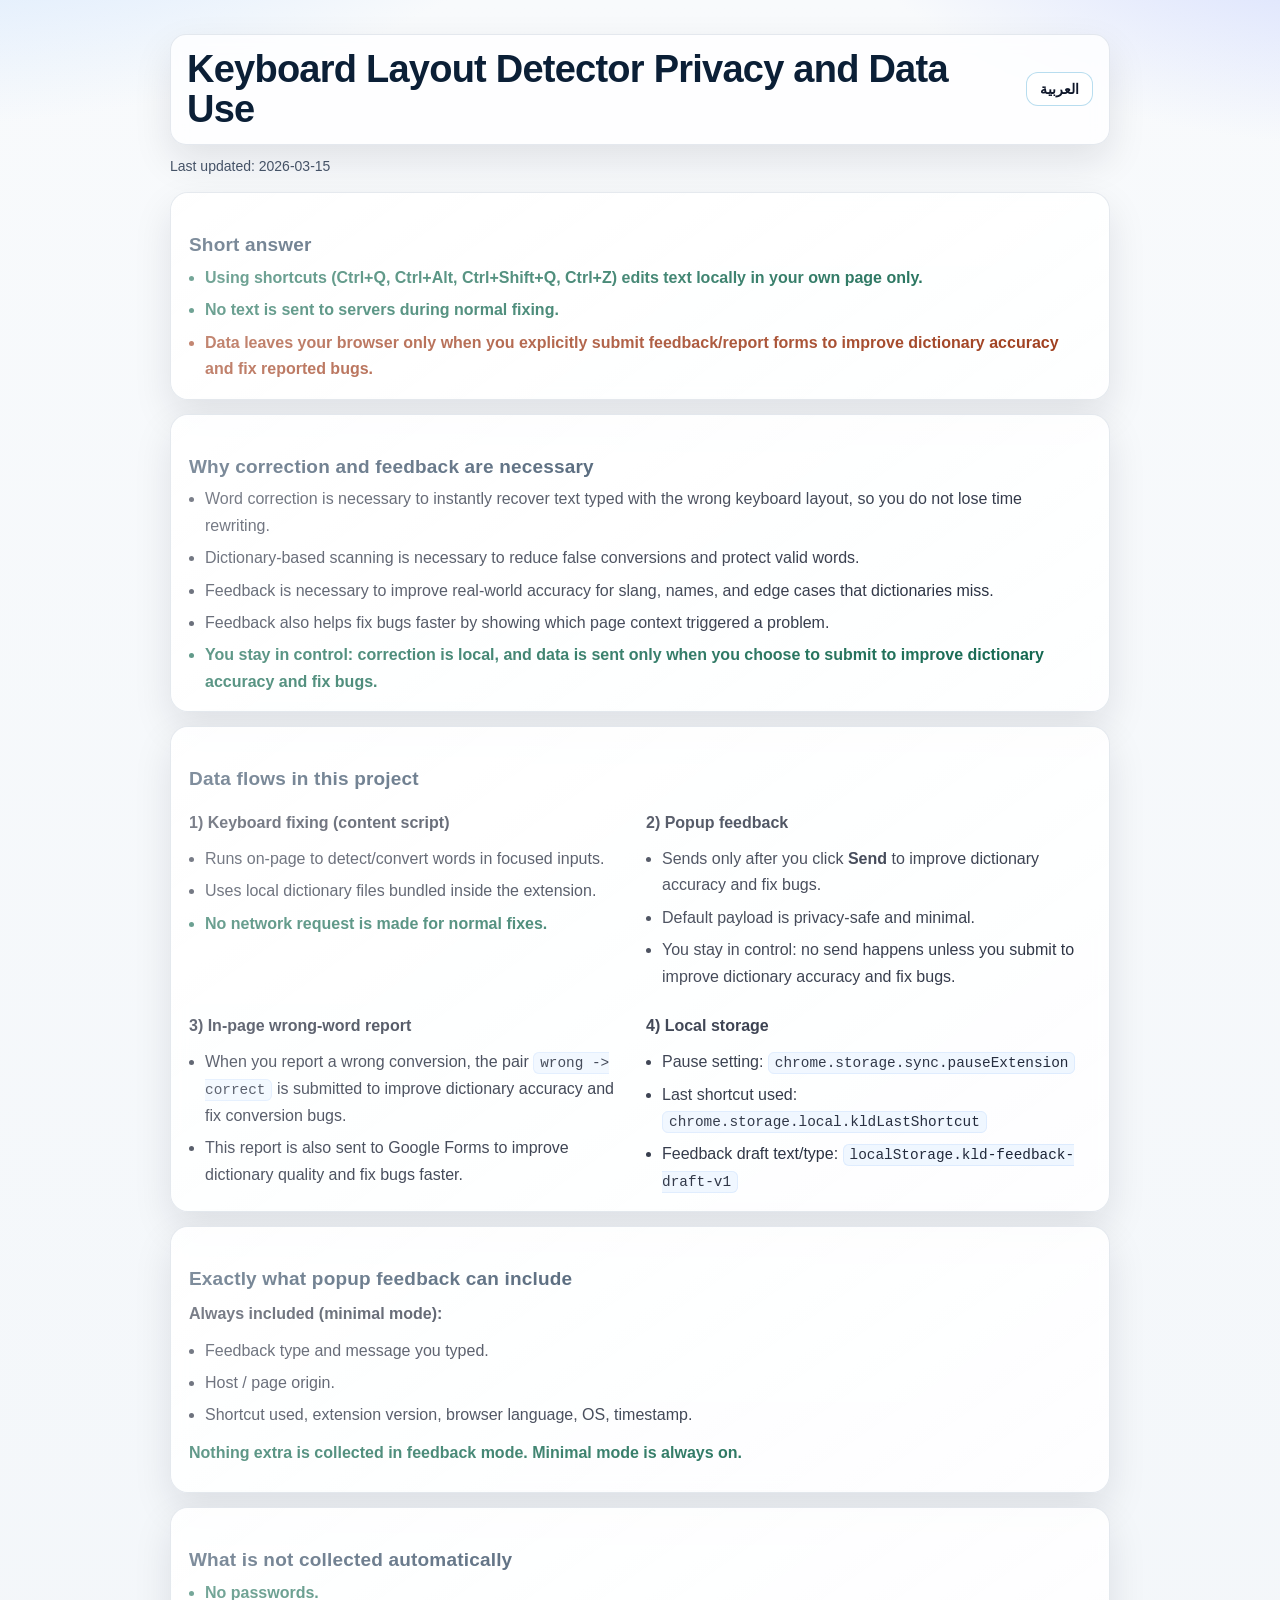
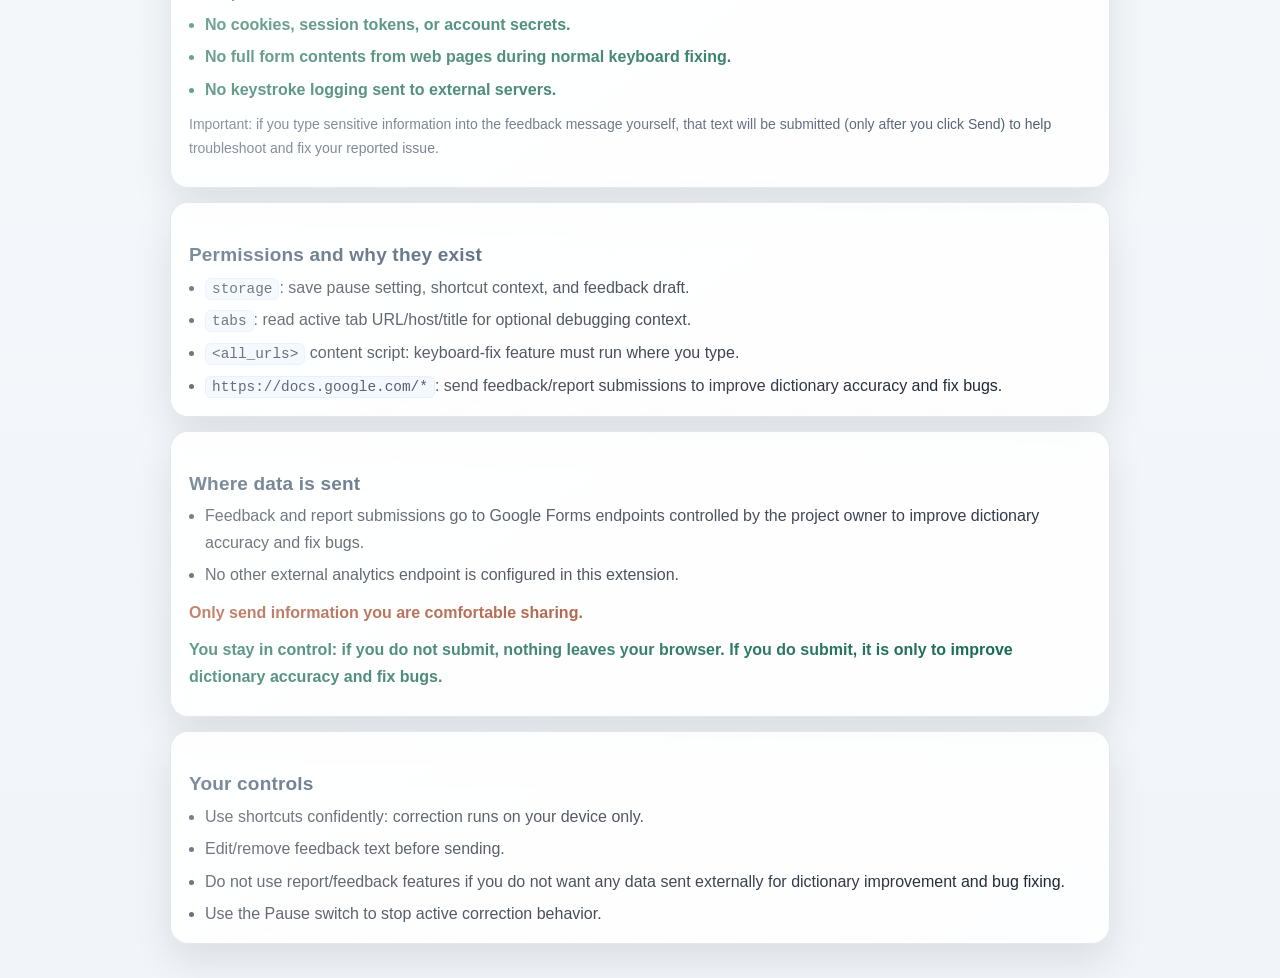
<file: privacy.html>
<!DOCTYPE html>
<html lang="en">

<head>
    <meta charset="UTF-8">
    <meta name="viewport" content="width=device-width, initial-scale=1.0">
    <title>KLD Privacy and Data Use</title>
    <style>
        :root {
            --bg: #f1f5f9;
            --text: #0f172a;
            --muted: #475569;
            --panel: rgba(255, 255, 255, 0.86);
            --panel-border: rgba(148, 163, 184, 0.24);
            --brand: #0284c7;
            --brand-strong: #0369a1;
            --ok: #065f46;
            --warn: #9a3412;
            --shadow: 0 16px 38px rgba(15, 23, 42, 0.1);
        }

        * {
            box-sizing: border-box;
        }

        body {
            margin: 0;
            font-family: 'Segoe UI', Tahoma, Geneva, Verdana, sans-serif;
            color: var(--text);
            background:
                radial-gradient(1200px 620px at -8% -10%, #bfdbfe 0%, rgba(191, 219, 254, 0) 62%),
                radial-gradient(980px 520px at 108% -6%, #c7d2fe 0%, rgba(199, 210, 254, 0) 58%),
                linear-gradient(180deg, #f8fafc 0%, var(--bg) 100%);
            min-height: 100vh;
        }

        .wrap {
            max-width: 980px;
            margin: 0 auto;
            padding: 34px 20px 34px;
        }

        .topbar {
            display: flex;
            align-items: center;
            justify-content: space-between;
            gap: 12px;
            margin-bottom: 10px;
            background: rgba(255, 255, 255, 0.78);
            border: 1px solid var(--panel-border);
            border-radius: 16px;
            padding: 14px 16px;
            box-shadow: var(--shadow);
            backdrop-filter: blur(8px);
        }

        .lang-btn {
            border: 1px solid rgba(2, 132, 199, 0.28);
            background: #ffffff;
            color: #0f172a;
            border-radius: 12px;
            padding: 8px 13px;
            font-size: 14px;
            font-weight: 700;
            cursor: pointer;
            transition: transform 0.15s ease, box-shadow 0.2s ease, border-color 0.2s ease;
            white-space: nowrap;
        }

        .lang-btn:hover {
            border-color: var(--brand);
            color: var(--brand);
            transform: translateY(-1px);
            box-shadow: 0 8px 18px rgba(2, 132, 199, 0.15);
        }

        h1 {
            margin: 0;
            font-size: clamp(30px, 4vw, 38px);
            line-height: 1.06;
            letter-spacing: -0.02em;
            color: #0b1f36;
        }

        h2 {
            margin: 24px 0 8px;
            font-size: 19px;
            line-height: 1.25;
            color: #0f2a46;
            letter-spacing: 0.01em;
        }

        .card {
            background: var(--panel);
            border: 1px solid var(--panel-border);
            border-radius: 18px;
            padding: 16px 18px;
            box-shadow: var(--shadow);
            margin-top: 14px;
            position: relative;
            overflow: hidden;
            backdrop-filter: blur(8px);
        }

        .card::before {
            content: '';
            position: absolute;
            inset: 0;
            background: linear-gradient(145deg, rgba(255, 255, 255, 0.5), rgba(255, 255, 255, 0));
            pointer-events: none;
        }

        ul {
            margin: 8px 0 0 16px;
            padding: 0;
            line-height: 1.65;
        }

        li+li {
            margin-top: 6px;
        }

        p {
            line-height: 1.7;
            margin: 10px 0;
        }

        .muted {
            color: var(--muted);
            font-size: 14px;
        }

        .ok {
            color: var(--ok);
            font-weight: 700;
        }

        .warn {
            color: var(--warn);
            font-weight: 700;
        }

        .mono {
            font-family: Consolas, Monaco, 'Courier New', monospace;
            background: #eef6ff;
            border: 1px solid #dbeafe;
            border-radius: 6px;
            padding: 2px 6px;
            font-size: 0.9em;
        }

        .grid {
            display: grid;
            grid-template-columns: 1fr;
            gap: 12px;
        }

        @media (min-width: 760px) {
            .grid {
                grid-template-columns: 1fr 1fr;
            }
        }

        @media (max-width: 640px) {
            .wrap {
                padding-top: 22px;
            }

            .topbar,
            .card {
                border-radius: 14px;
                padding: 14px;
            }

            h1 {
                font-size: 28px;
            }

            h2 {
                font-size: 18px;
                margin-top: 18px;
            }
        }

        html[dir="rtl"] body {
            text-align: right;
        }

        html[dir="rtl"] ul {
            margin: 8px 18px 0 0;
        }

        html[dir="rtl"] .mono {
            direction: ltr;
            unicode-bidi: bidi-override;
            display: inline-block;
        }

        html[dir="rtl"] .topbar {
            flex-direction: row-reverse;
        }
    </style>
</head>

<body>
    <main class="wrap">
        <div class="topbar">
            <h1 data-i18n="title">Keyboard Layout Detector Privacy and Data Use</h1>
            <button id="langToggle" class="lang-btn" type="button">العربية</button>
        </div>
        <p class="muted"><span data-i18n="lastUpdated">Last updated:</span> 2026-03-15</p>

        <section class="card">
            <h2 data-i18n="short.title">Short answer</h2>
            <ul>
                <li class="ok" data-i18n="short.localOnly">Using shortcuts (Ctrl+Q, Ctrl+Alt, Ctrl+Shift+Q, Ctrl+Z)
                    edits text locally in your own page only.</li>
                <li class="ok" data-i18n="short.noServer">No text is sent to servers during normal fixing.</li>
                <li class="warn" data-i18n="short.onlySubmit">Data leaves your browser only when you explicitly submit
                    feedback/report forms to improve dictionary accuracy and fix reported bugs.</li>
            </ul>
        </section>

        <section class="card">
            <h2 data-i18n="why.title">Why correction and feedback are necessary</h2>
            <ul>
                <li data-i18n="why.correction1">Word correction is necessary to instantly recover text typed with the
                    wrong keyboard layout, so you do not lose time rewriting.</li>
                <li data-i18n="why.correction2">Dictionary-based scanning is necessary to reduce false conversions and
                    protect valid words.</li>
                <li data-i18n="why.feedback1">Feedback is necessary to improve real-world accuracy for slang, names, and
                    edge cases that dictionaries miss.</li>
                <li data-i18n="why.feedback2">Feedback also helps fix bugs faster by showing which page context
                    triggered a problem.</li>
                <li class="ok" data-i18n="why.reassure">You stay in control: correction is local, and data is sent only
                    when you choose to submit to improve dictionary accuracy and fix bugs.</li>
            </ul>
        </section>

        <section class="card">
            <h2 data-i18n="flows.title">Data flows in this project</h2>
            <div class="grid">
                <div>
                    <p><strong data-i18n="flows.fixing.title">1) Keyboard fixing (content script)</strong></p>
                    <ul>
                        <li data-i18n="flows.fixing.l1">Runs on-page to detect/convert words in focused inputs.</li>
                        <li data-i18n="flows.fixing.l2">Uses local dictionary files bundled inside the extension.</li>
                        <li class="ok" data-i18n="flows.fixing.l3">No network request is made for normal fixes.</li>
                    </ul>
                </div>
                <div>
                    <p><strong data-i18n="flows.popup.title">2) Popup feedback</strong></p>
                    <ul>
                        <li data-i18n-html="flows.popup.l1">Sends only after you click <strong>Send</strong> to improve
                            dictionary accuracy and fix bugs.</li>
                        <li data-i18n="flows.popup.l2">Default payload is privacy-safe and minimal.</li>
                        <li data-i18n="flows.popup.l3">You stay in control: no send happens unless you submit to improve
                            dictionary accuracy and fix bugs.</li>
                    </ul>
                </div>
                <div>
                    <p><strong data-i18n="flows.report.title">3) In-page wrong-word report</strong></p>
                    <ul>
                        <li data-i18n-html="flows.report.l1">When you report a wrong conversion, the pair <span
                                class="mono">wrong -&gt; correct</span> is submitted to improve dictionary accuracy and
                            fix conversion bugs.</li>
                        <li data-i18n="flows.report.l2">This report is also sent to Google Forms to improve dictionary
                            quality and fix bugs faster.</li>
                    </ul>
                </div>
                <div>
                    <p><strong data-i18n="flows.storage.title">4) Local storage</strong></p>
                    <ul>
                        <li data-i18n-html="flows.storage.l1">Pause setting: <span
                                class="mono">chrome.storage.sync.pauseExtension</span></li>
                        <li data-i18n-html="flows.storage.l2">Last shortcut used: <span
                                class="mono">chrome.storage.local.kldLastShortcut</span></li>
                        <li data-i18n-html="flows.storage.l3">Feedback draft text/type: <span
                                class="mono">localStorage.kld-feedback-draft-v1</span></li>
                    </ul>
                </div>
            </div>
        </section>

        <section class="card">
            <h2 data-i18n="feedback.title">Exactly what popup feedback can include</h2>
            <p><strong data-i18n="feedback.minTitle">Always included (minimal mode):</strong></p>
            <ul>
                <li data-i18n="feedback.min1">Feedback type and message you typed.</li>
                <li data-i18n="feedback.min2">Host / page origin.</li>
                <li data-i18n="feedback.min3">Shortcut used, extension version, browser language, OS, timestamp.</li>
            </ul>
            <p class="ok" data-i18n="feedback.reassure">Nothing extra is collected in feedback mode. Minimal mode is
                always on.</p>
        </section>

        <section class="card">
            <h2 data-i18n="notCollected.title">What is not collected automatically</h2>
            <ul>
                <li class="ok" data-i18n="notCollected.l1">No passwords.</li>
                <li class="ok" data-i18n="notCollected.l2">No cookies, session tokens, or account secrets.</li>
                <li class="ok" data-i18n="notCollected.l3">No full form contents from web pages during normal keyboard
                    fixing.</li>
                <li class="ok" data-i18n="notCollected.l4">No keystroke logging sent to external servers.</li>
            </ul>
            <p class="muted" data-i18n="notCollected.note">Important: if you type sensitive information into the
                feedback message yourself, that text will be submitted (only after you click Send) to help troubleshoot
                and fix your reported issue.</p>
        </section>

        <section class="card">
            <h2 data-i18n="permissions.title">Permissions and why they exist</h2>
            <ul>
                <li data-i18n-html="permissions.l1"><span class="mono">storage</span>: save pause setting, shortcut
                    context, and feedback draft.</li>
                <li data-i18n-html="permissions.l2"><span class="mono">tabs</span>: read active tab URL/host/title for
                    optional debugging context.</li>
                <li data-i18n-html="permissions.l3"><span class="mono">&lt;all_urls&gt;</span> content script:
                    keyboard-fix feature must run where you type.</li>
                <li data-i18n-html="permissions.l4"><span class="mono">https://docs.google.com/*</span>: send
                    feedback/report submissions to improve dictionary accuracy and fix bugs.</li>
            </ul>
        </section>

        <section class="card">
            <h2 data-i18n="where.title">Where data is sent</h2>
            <ul>
                <li data-i18n="where.l1">Feedback and report submissions go to Google Forms endpoints controlled by the
                    project owner to improve dictionary accuracy and fix bugs.</li>
                <li data-i18n="where.l2">No other external analytics endpoint is configured in this extension.</li>
            </ul>
            <p class="warn" data-i18n="where.warn">Only send information you are comfortable sharing.</p>
            <p class="ok" data-i18n="where.reassure">You stay in control: if you do not submit, nothing leaves your
                browser. If you do submit, it is only to improve dictionary accuracy and fix bugs.</p>
        </section>

        <section class="card">
            <h2 data-i18n="controls.title">Your controls</h2>
            <ul>
                <li data-i18n="controls.l1">Use shortcuts confidently: correction runs on your device only.</li>
                <li data-i18n="controls.l2">Edit/remove feedback text before sending.</li>
                <li data-i18n="controls.l3">Do not use report/feedback features if you do not want any data sent
                    externally for dictionary improvement and bug fixing.</li>
                <li data-i18n="controls.l4">Use the Pause switch to stop active correction behavior.</li>
            </ul>
        </section>
    </main>
    <script src="privacy.js"></script>
</body>

</html>
</file>
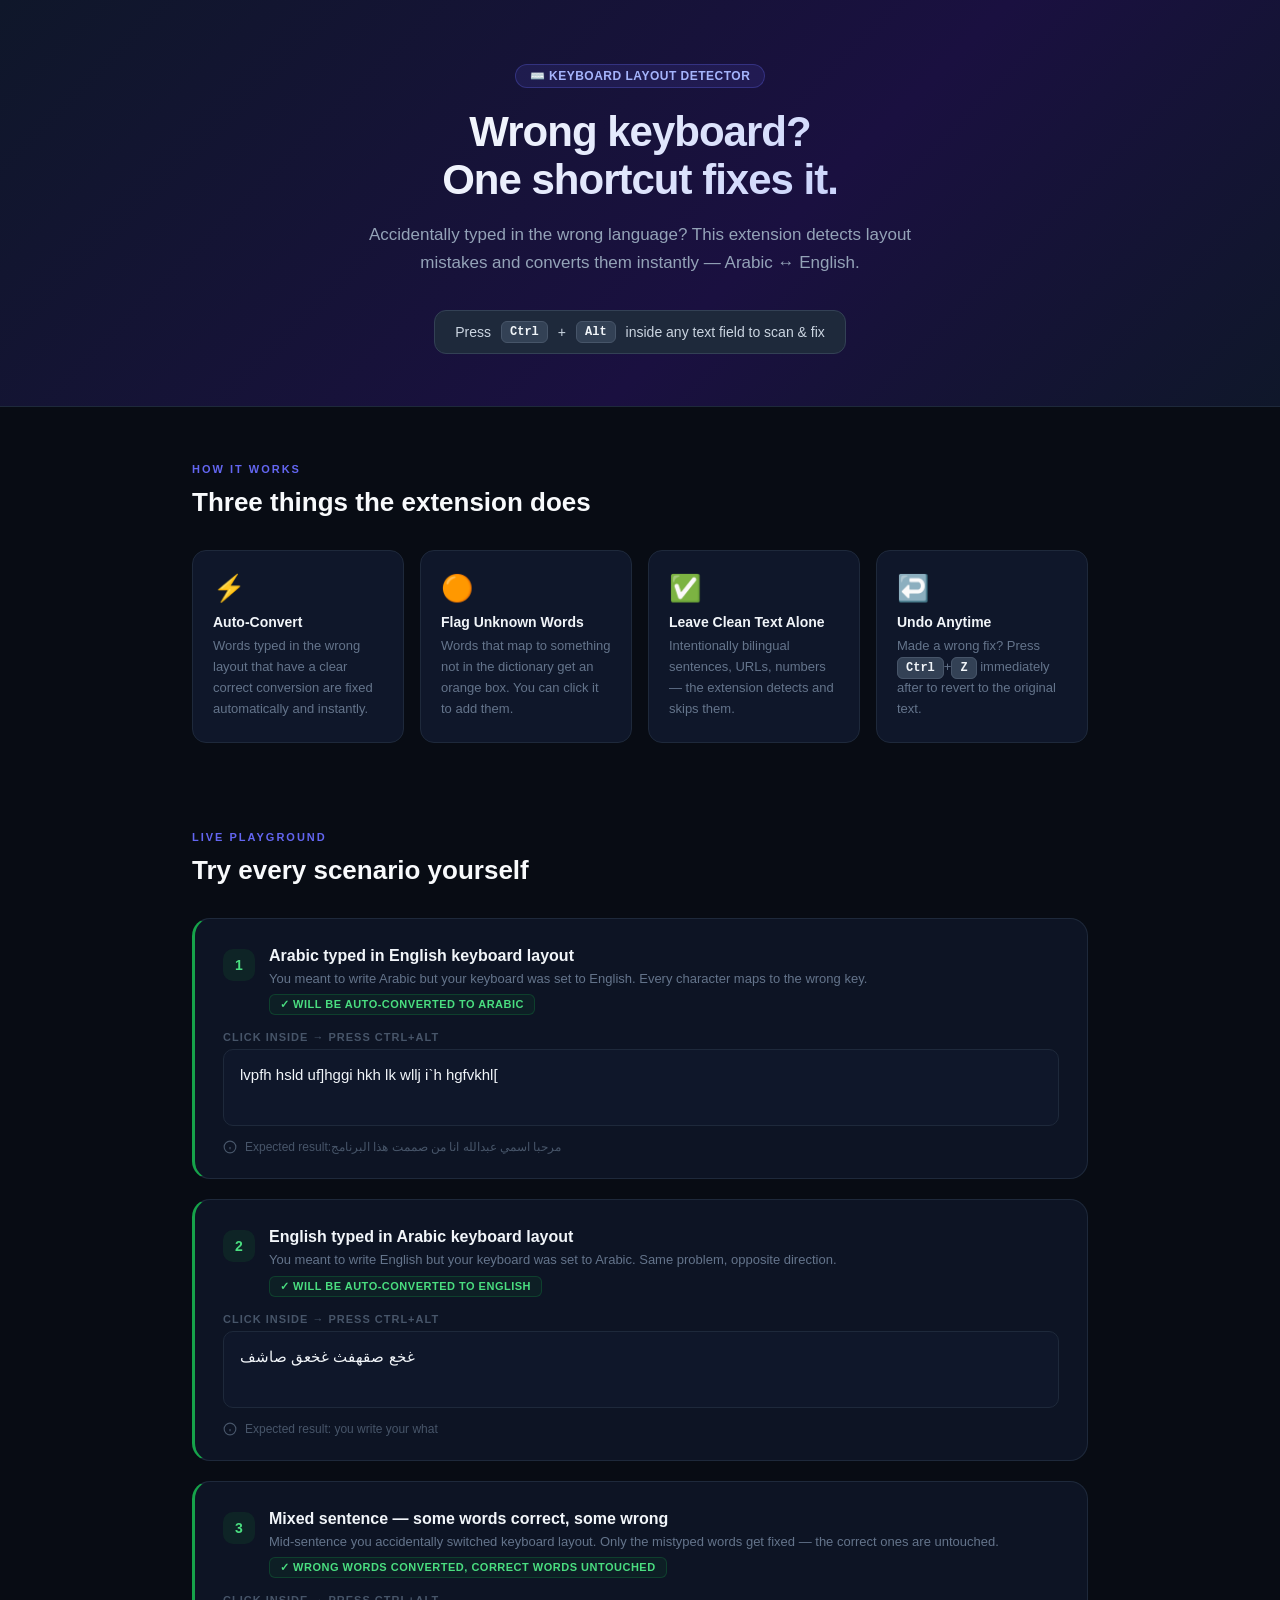
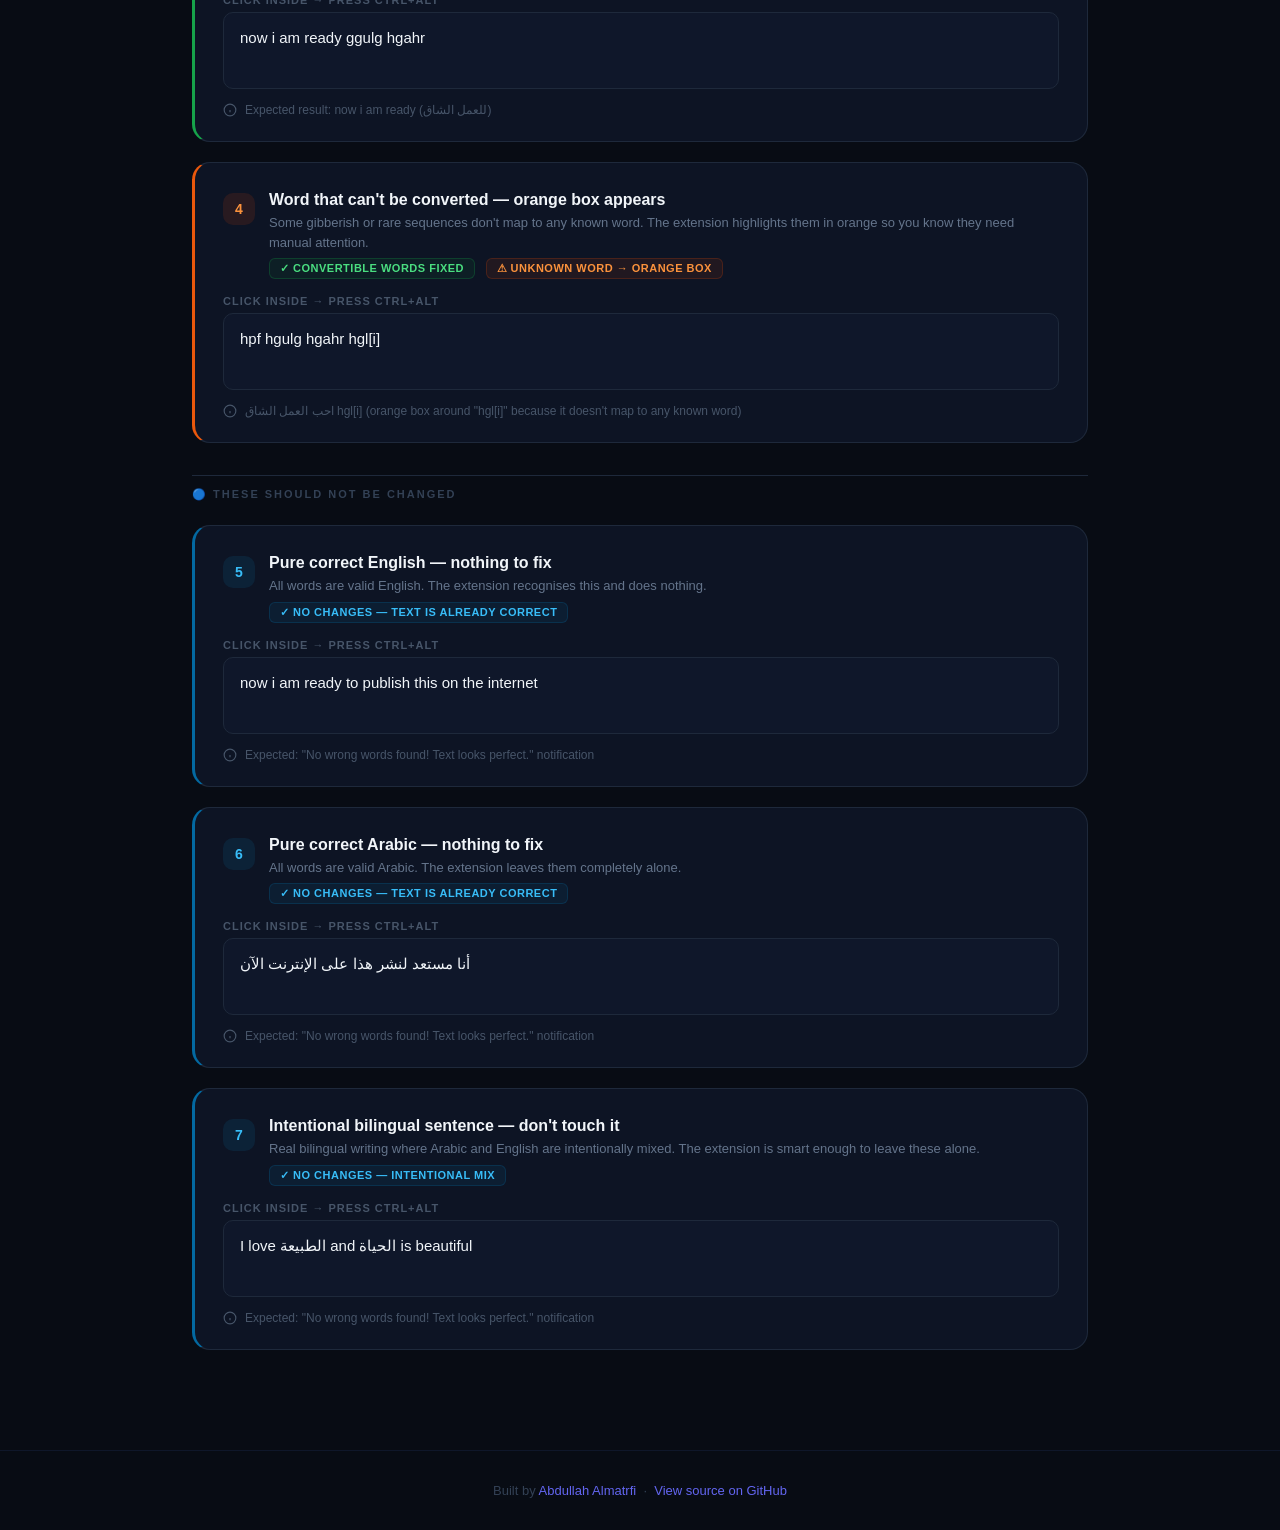
<file: test.html>
<!DOCTYPE html>
<html lang="en">

<head>
    <meta charset="UTF-8">
    <meta name="viewport" content="width=device-width, initial-scale=1.0">
    <title>Keyboard Layout Detector — Live Demo</title>
    <style>
        *,
        *::before,
        *::after {
            box-sizing: border-box;
            margin: 0;
            padding: 0;
        }

        body {
            font-family: -apple-system, BlinkMacSystemFont, 'Segoe UI', sans-serif;
            background: #080c14;
            color: #e2e8f0;
            min-height: 100vh;
        }

        /* ── HERO ── */
        .hero {
            background: linear-gradient(135deg, #0f172a 0%, #1a1040 60%, #0f172a 100%);
            border-bottom: 1px solid #1e293b;
            padding: 64px 32px 52px;
            text-align: center;
        }

        .hero-badge {
            display: inline-flex;
            align-items: center;
            gap: 8px;
            background: rgba(99, 102, 241, 0.12);
            border: 1px solid rgba(99, 102, 241, 0.3);
            color: #a5b4fc;
            font-size: 12px;
            font-weight: 600;
            letter-spacing: 0.5px;
            padding: 4px 14px;
            border-radius: 20px;
            margin-bottom: 20px;
            text-transform: uppercase;
        }

        .hero h1 {
            font-size: 42px;
            font-weight: 800;
            letter-spacing: -1px;
            background: linear-gradient(135deg, #f8fafc 30%, #a5b4fc 100%);
            -webkit-background-clip: text;
            -webkit-text-fill-color: transparent;
            background-clip: text;
            margin-bottom: 16px;
            line-height: 1.15;
        }

        .hero p {
            color: #94a3b8;
            font-size: 17px;
            max-width: 560px;
            margin: 0 auto 32px;
            line-height: 1.7;
        }

        .shortcut-pill {
            display: inline-flex;
            align-items: center;
            gap: 10px;
            background: #1e293b;
            border: 1px solid #334155;
            border-radius: 12px;
            padding: 10px 20px;
            font-size: 14px;
            color: #cbd5e1;
        }

        kbd {
            background: #334155;
            border: 1px solid #475569;
            border-radius: 6px;
            padding: 3px 8px;
            font-size: 12px;
            font-weight: 700;
            color: #f1f5f9;
            font-family: monospace;
        }

        /* ── HOW IT WORKS ── */
        .how-section {
            max-width: 960px;
            margin: 0 auto;
            padding: 56px 32px 32px;
        }

        .section-label {
            font-size: 11px;
            font-weight: 700;
            letter-spacing: 2px;
            text-transform: uppercase;
            color: #6366f1;
            margin-bottom: 12px;
        }

        .section-title {
            font-size: 26px;
            font-weight: 700;
            color: #f8fafc;
            margin-bottom: 32px;
        }

        .how-grid {
            display: grid;
            grid-template-columns: repeat(auto-fit, minmax(200px, 1fr));
            gap: 16px;
            margin-bottom: 56px;
        }

        .how-card {
            background: #0f172a;
            border: 1px solid #1e293b;
            border-radius: 14px;
            padding: 22px 20px;
            transition: border-color 0.2s;
        }

        .how-card:hover {
            border-color: #334155;
        }

        .how-icon {
            font-size: 26px;
            margin-bottom: 10px;
        }

        .how-card h3 {
            font-size: 14px;
            font-weight: 700;
            color: #f1f5f9;
            margin-bottom: 6px;
        }

        .how-card p {
            font-size: 13px;
            color: #64748b;
            line-height: 1.6;
        }

        /* ── SCENARIOS ── */
        .scenarios-section {
            max-width: 960px;
            margin: 0 auto;
            padding: 0 32px 80px;
        }

        .scenario-card {
            background: #0d1424;
            border: 1px solid #1e293b;
            border-radius: 18px;
            padding: 28px 28px 24px;
            margin-bottom: 20px;
            transition: border-color 0.2s;
        }

        .scenario-card:hover {
            border-color: #334155;
        }

        .scenario-header {
            display: flex;
            align-items: flex-start;
            gap: 14px;
            margin-bottom: 16px;
        }

        .scenario-num {
            width: 32px;
            height: 32px;
            border-radius: 10px;
            display: flex;
            align-items: center;
            justify-content: center;
            font-size: 14px;
            font-weight: 800;
            flex-shrink: 0;
            margin-top: 2px;
        }

        .scenario-info h3 {
            font-size: 16px;
            font-weight: 700;
            color: #f1f5f9;
            margin-bottom: 4px;
        }

        .scenario-info p {
            font-size: 13px;
            color: #64748b;
            line-height: 1.5;
        }

        .badge {
            display: inline-flex;
            align-items: center;
            gap: 5px;
            font-size: 11px;
            font-weight: 700;
            padding: 3px 10px;
            border-radius: 6px;
            margin-top: 6px;
            text-transform: uppercase;
            letter-spacing: 0.5px;
        }

        .badge-green {
            background: #14532d30;
            color: #4ade80;
            border: 1px solid #16a34a40;
        }

        .badge-orange {
            background: #7c2d1230;
            color: #fb923c;
            border: 1px solid #c2410c40;
        }

        .badge-blue {
            background: #0c4a6e30;
            color: #38bdf8;
            border: 1px solid #0369a140;
        }

        .textarea-label {
            font-size: 11px;
            font-weight: 600;
            color: #475569;
            text-transform: uppercase;
            letter-spacing: 1px;
            margin-bottom: 6px;
        }

        textarea {
            width: 100%;
            background: #0f172a;
            color: #f1f5f9;
            border: 1px solid #1e293b;
            border-radius: 10px;
            padding: 12px 16px;
            font-size: 15px;
            line-height: 1.7;
            resize: none;
            outline: none;
            transition: border-color 0.2s;
            font-family: 'Segoe UI', sans-serif;
        }

        textarea:focus {
            border-color: #6366f1;
            box-shadow: 0 0 0 3px rgba(99, 102, 241, 0.12);
        }

        .scenario-hint {
            display: flex;
            align-items: center;
            gap: 8px;
            margin-top: 10px;
            font-size: 12px;
            color: #475569;
        }

        .scenario-hint svg {
            flex-shrink: 0;
        }

        /* colour-coded left border per type */
        .card-auto {
            border-left: 3px solid #16a34a;
        }

        .card-stuck {
            border-left: 3px solid #ea580c;
        }

        .card-clean {
            border-left: 3px solid #0369a1;
        }

        .num-auto {
            background: #14532d40;
            color: #4ade80;
        }

        .num-stuck {
            background: #7c2d1240;
            color: #fb923c;
        }

        .num-clean {
            background: #0c4a6e40;
            color: #38bdf8;
        }

        .divider-line {
            border: none;
            border-top: 1px solid #1e293b;
            margin-bottom: 12px;
        }

        .divider-label {
            font-size: 11px;
            font-weight: 700;
            letter-spacing: 2px;
            text-transform: uppercase;
            color: #334155;
            margin-bottom: 20px;
        }

        /* ── FOOTER ── */
        footer {
            text-align: center;
            padding: 32px;
            color: #334155;
            font-size: 13px;
            border-top: 1px solid #0f172a;
        }

        footer a {
            color: #6366f1;
            text-decoration: none;
        }

        footer a:hover {
            text-decoration: underline;
        }
    </style>
</head>

<body>

    <!-- ─── HERO ─── -->
    <section class="hero">
        <div class="hero-badge">⌨️ Keyboard Layout Detector</div>
        <h1>Wrong keyboard?<br>One shortcut fixes it.</h1>
        <p>Accidentally typed in the wrong language? This extension detects layout mistakes and converts them instantly
            — Arabic ↔ English.</p>
        <div class="shortcut-pill">
            Press <kbd>Ctrl</kbd> + <kbd>Alt</kbd> inside any text field to scan &amp; fix
        </div>
    </section>

    <!-- ─── HOW IT WORKS ─── -->
    <section class="how-section">
        <div class="section-label">How it works</div>
        <div class="section-title">Three things the extension does</div>
        <div class="how-grid">
            <div class="how-card">
                <div class="how-icon">⚡</div>
                <h3>Auto-Convert</h3>
                <p>Words typed in the wrong layout that have a clear correct conversion are fixed automatically and
                    instantly.</p>
            </div>
            <div class="how-card">
                <div class="how-icon">🟠</div>
                <h3>Flag Unknown Words</h3>
                <p>Words that map to something not in the dictionary get an orange box. You can click it to add them.
                </p>
            </div>
            <div class="how-card">
                <div class="how-icon">✅</div>
                <h3>Leave Clean Text Alone</h3>
                <p>Intentionally bilingual sentences, URLs, numbers — the extension detects and skips them.</p>
            </div>
            <div class="how-card">
                <div class="how-icon">↩️</div>
                <h3>Undo Anytime</h3>
                <p>Made a wrong fix? Press <kbd>Ctrl</kbd>+<kbd>Z</kbd> immediately after to revert to the original
                    text.</p>
            </div>
        </div>
    </section>

    <!-- ─── SCENARIOS ─── -->
    <section class="scenarios-section">
        <div class="section-label">Live Playground</div>
        <div class="section-title">Try every scenario yourself</div>

        <!-- 1 -->
        <div class="scenario-card card-auto">
            <div class="scenario-header">
                <div class="scenario-num num-auto">1</div>
                <div class="scenario-info">
                    <h3>Arabic typed in English keyboard layout</h3>
                    <p>You meant to write Arabic but your keyboard was set to English. Every character maps to the wrong
                        key.</p>
                    <span class="badge badge-green">✓ Will be auto-converted to Arabic</span>
                </div>
            </div>
            <div class="textarea-label">Click inside → press Ctrl+Alt</div>
            <textarea rows="2">lvpfh hsld uf]hggi hkh lk wllj i`h hgfvkhl[</textarea>
            <div class="scenario-hint">
                <svg width="14" height="14" fill="none" stroke="#475569" stroke-width="2" viewBox="0 0 24 24">
                    <circle cx="12" cy="12" r="10" />
                    <path d="M12 16v-4M12 8h.01" />
                </svg>
                Expected result:مرحبا اسمي عبدالله انا من صممت هذا البرنامج
            </div>
        </div>

        <!-- 2 -->
        <div class="scenario-card card-auto">
            <div class="scenario-header">
                <div class="scenario-num num-auto">2</div>
                <div class="scenario-info">
                    <h3>English typed in Arabic keyboard layout</h3>
                    <p>You meant to write English but your keyboard was set to Arabic. Same problem, opposite direction.
                    </p>
                    <span class="badge badge-green">✓ Will be auto-converted to English</span>
                </div>
            </div>
            <div class="textarea-label">Click inside → press Ctrl+Alt</div>
            <textarea rows="2">غخع صقهفث غخعق صاشف</textarea>
            <div class="scenario-hint">
                <svg width="14" height="14" fill="none" stroke="#475569" stroke-width="2" viewBox="0 0 24 24">
                    <circle cx="12" cy="12" r="10" />
                    <path d="M12 16v-4M12 8h.01" />
                </svg>
                Expected result: you write your what
            </div>
        </div>

        <!-- 3 -->
        <div class="scenario-card card-auto">
            <div class="scenario-header">
                <div class="scenario-num num-auto">3</div>
                <div class="scenario-info">
                    <h3>Mixed sentence — some words correct, some wrong</h3>
                    <p>Mid-sentence you accidentally switched keyboard layout. Only the mistyped words get fixed — the
                        correct ones are untouched.</p>
                    <span class="badge badge-green">✓ Wrong words converted, correct words untouched</span>
                </div>
            </div>
            <div class="textarea-label">Click inside → press Ctrl+Alt</div>
            <textarea rows="2">now i am ready ggulg hgahr</textarea>
            <div class="scenario-hint">
                <svg width="14" height="14" fill="none" stroke="#475569" stroke-width="2" viewBox="0 0 24 24">
                    <circle cx="12" cy="12" r="10" />
                    <path d="M12 16v-4M12 8h.01" />
                </svg>
                Expected result: now i am ready (للعمل الشاق)
            </div>
        </div>

        <!-- 4 -->
        <div class="scenario-card card-stuck">
            <div class="scenario-header">
                <div class="scenario-num num-stuck">4</div>
                <div class="scenario-info">
                    <h3>Word that can't be converted — orange box appears</h3>
                    <p>Some gibberish or rare sequences don't map to any known word. The extension highlights them in
                        orange so you know they need manual attention.</p>
                    <span class="badge badge-green">✓ Convertible words fixed</span>
                    <span class="badge badge-orange" style="margin-left:6px;">⚠ Unknown word → orange box</span>
                </div>
            </div>
            <div class="textarea-label">Click inside → press Ctrl+Alt</div>
            <textarea rows="2">hpf hgulg hgahr hgl[i] </textarea>
            <div class="scenario-hint">
                <svg width="14" height="14" fill="none" stroke="#475569" stroke-width="2" viewBox="0 0 24 24">
                    <circle cx="12" cy="12" r="10" />
                    <path d="M12 16v-4M12 8h.01" />
                </svg>
                احب العمل الشاق hgl[i] (orange box around "hgl[i]" because it doesn't map to any known word)
            </div>
        </div>

        <!-- DIVIDER -->
        <div style="margin: 32px 0 24px;">
            <hr class="divider-line">
            <div class="divider-label">🔵 These should NOT be changed</div>
        </div>

        <!-- 5 -->
        <div class="scenario-card card-clean">
            <div class="scenario-header">
                <div class="scenario-num num-clean">5</div>
                <div class="scenario-info">
                    <h3>Pure correct English — nothing to fix</h3>
                    <p>All words are valid English. The extension recognises this and does nothing.</p>
                    <span class="badge badge-blue">✓ No changes — text is already correct</span>
                </div>
            </div>
            <div class="textarea-label">Click inside → press Ctrl+Alt</div>
            <textarea rows="2">now i am ready to publish this on the internet</textarea>
            <div class="scenario-hint">
                <svg width="14" height="14" fill="none" stroke="#475569" stroke-width="2" viewBox="0 0 24 24">
                    <circle cx="12" cy="12" r="10" />
                    <path d="M12 16v-4M12 8h.01" />
                </svg>
                Expected: "No wrong words found! Text looks perfect." notification
            </div>
        </div>

        <!-- 6 -->
        <div class="scenario-card card-clean">
            <div class="scenario-header">
                <div class="scenario-num num-clean">6</div>
                <div class="scenario-info">
                    <h3>Pure correct Arabic — nothing to fix</h3>
                    <p>All words are valid Arabic. The extension leaves them completely alone.</p>
                    <span class="badge badge-blue">✓ No changes — text is already correct</span>
                </div>
            </div>
            <div class="textarea-label">Click inside → press Ctrl+Alt</div>
            <textarea rows="2">أنا مستعد لنشر هذا على الإنترنت الآن</textarea>
            <div class="scenario-hint">
                <svg width="14" height="14" fill="none" stroke="#475569" stroke-width="2" viewBox="0 0 24 24">
                    <circle cx="12" cy="12" r="10" />
                    <path d="M12 16v-4M12 8h.01" />
                </svg>
                Expected: "No wrong words found! Text looks perfect." notification
            </div>
        </div>

        <!-- 7 -->
        <div class="scenario-card card-clean">
            <div class="scenario-header">
                <div class="scenario-num num-clean">7</div>
                <div class="scenario-info">
                    <h3>Intentional bilingual sentence — don't touch it</h3>
                    <p>Real bilingual writing where Arabic and English are intentionally mixed. The extension is smart
                        enough to leave these alone.</p>
                    <span class="badge badge-blue">✓ No changes — intentional mix</span>
                </div>
            </div>
            <div class="textarea-label">Click inside → press Ctrl+Alt</div>
            <textarea rows="2">I love الطبيعة and الحياة is beautiful</textarea>
            <div class="scenario-hint">
                <svg width="14" height="14" fill="none" stroke="#475569" stroke-width="2" viewBox="0 0 24 24">
                    <circle cx="12" cy="12" r="10" />
                    <path d="M12 16v-4M12 8h.01" />
                </svg>
                Expected: "No wrong words found! Text looks perfect." notification
            </div>
        </div>

    </section>

    <!-- ─── FOOTER ─── -->
    <footer>
        Built by <a href="https://github.com/AbdullahAlmatrfi" target="_blank">Abdullah Almatrfi</a> &nbsp;·&nbsp;
        <a href="https://github.com/AbdullahAlmatrfi/keyboard-layout-detector" target="_blank">View source on GitHub</a>
    </footer>

</body>

</html>
</file>
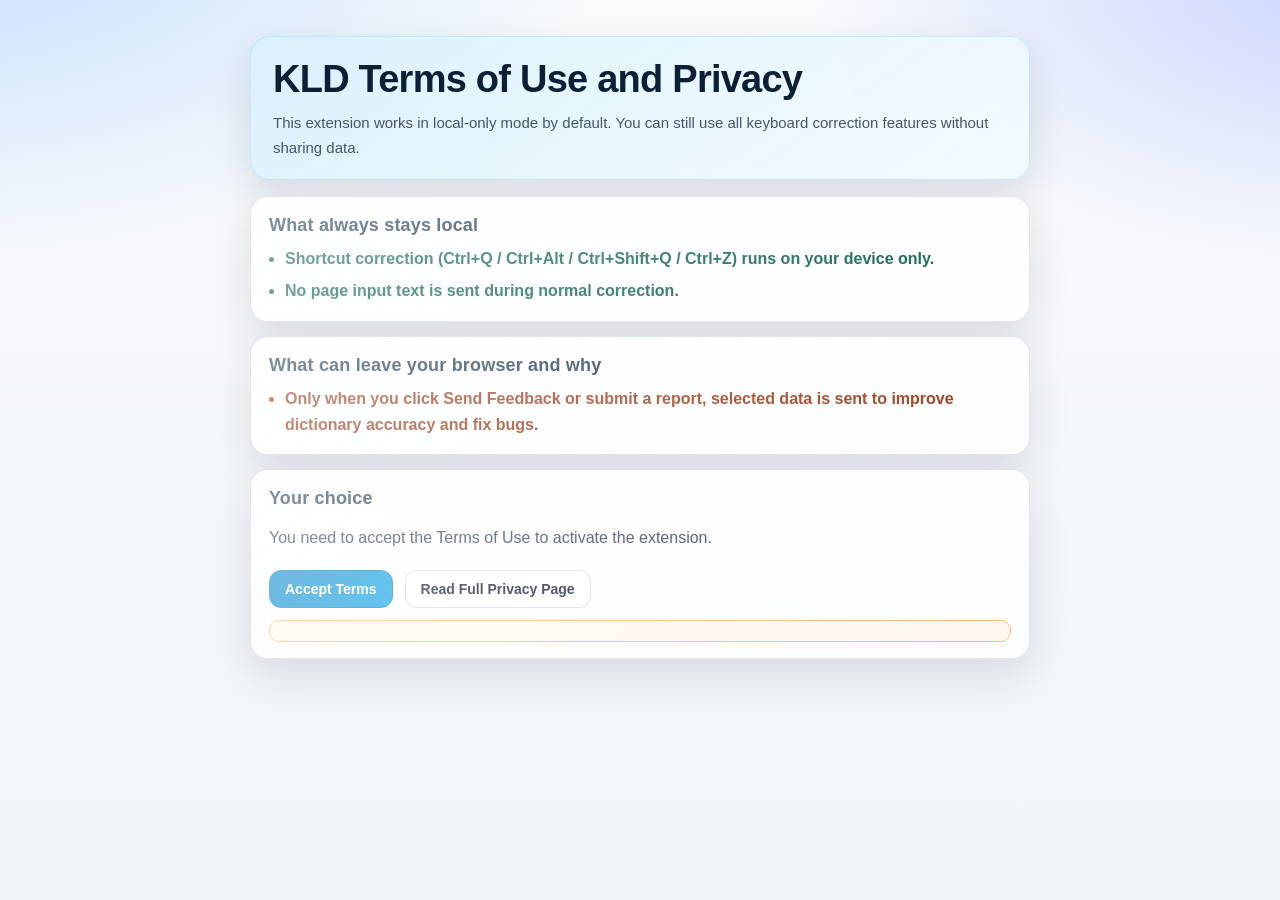
<file: src/pages/consent.html>
<!DOCTYPE html>
<html lang="en">

<head>
    <meta charset="UTF-8">
    <meta name="viewport" content="width=device-width, initial-scale=1.0">
    <title>KLD Terms of Use and Privacy</title>
    <style>
        :root {
            --bg: #f1f5f9;
            --text: #0f172a;
            --muted: #475569;
            --panel: rgba(255, 255, 255, 0.82);
            --border: rgba(148, 163, 184, 0.25);
            --shadow: 0 16px 42px rgba(15, 23, 42, 0.12);
            --brand: #0284c7;
            --brand-strong: #0369a1;
            --warn-bg: #fff7ed;
            --warn-border: #fdba74;
        }

        * {
            box-sizing: border-box;
        }

        body {
            margin: 0;
            font-family: 'Segoe UI', Tahoma, Geneva, Verdana, sans-serif;
            color: var(--text);
            background:
                radial-gradient(1200px 620px at -8% -12%, #bfdbfe 0%, rgba(191, 219, 254, 0) 60%),
                radial-gradient(980px 520px at 108% -4%, #c7d2fe 0%, rgba(199, 210, 254, 0) 58%),
                linear-gradient(180deg, #f8fafc 0%, var(--bg) 100%);
            min-height: 100vh;
        }

        .wrap {
            max-width: 820px;
            margin: 0 auto;
            padding: 36px 20px 30px;
        }

        .card {
            background: var(--panel);
            border: 1px solid var(--border);
            border-radius: 18px;
            padding: 18px 18px 16px;
            box-shadow: var(--shadow);
            margin-top: 14px;
            backdrop-filter: blur(8px);
            position: relative;
            overflow: hidden;
        }

        .card::before {
            content: '';
            position: absolute;
            inset: 0;
            background: linear-gradient(140deg, rgba(255, 255, 255, 0.5), rgba(255, 255, 255, 0));
            pointer-events: none;
        }

        h1 {
            margin: 0;
            font-size: clamp(30px, 4vw, 38px);
            line-height: 1.06;
            letter-spacing: -0.02em;
            color: #0b1f36;
        }

        h2 {
            margin: 0 0 10px;
            font-size: 18px;
            color: #0f2a46;
            letter-spacing: 0.01em;
        }

        p,
        li {
            line-height: 1.65;
            color: #24364a;
        }

        ul {
            margin: 8px 0 0 16px;
            padding: 0;
        }

        li+li {
            margin-top: 6px;
        }

        .hero {
            margin-bottom: 16px;
            padding: 22px 22px 18px;
            border-radius: 20px;
            border: 1px solid rgba(125, 211, 252, 0.35);
            background:
                linear-gradient(145deg, rgba(14, 165, 233, 0.14), rgba(56, 189, 248, 0.05)),
                rgba(255, 255, 255, 0.84);
            box-shadow: var(--shadow);
            backdrop-filter: blur(7px);
        }

        .hero p {
            margin: 12px 0 0;
            color: var(--muted);
            font-size: 15px;
        }

        .ok {
            color: #065f46;
            font-weight: 700;
        }

        .warn {
            color: #9a3412;
            font-weight: 700;
        }

        .actions {
            display: flex;
            flex-wrap: wrap;
            gap: 12px;
            margin-top: 18px;
        }

        .btn {
            border: 1px solid rgba(148, 163, 184, 0.38);
            border-radius: 12px;
            padding: 10px 15px;
            font-size: 14px;
            font-weight: 700;
            cursor: pointer;
            background: rgba(255, 255, 255, 0.9);
            color: #0f172a;
            transition: transform 0.15s ease, box-shadow 0.2s ease, border-color 0.2s ease;
        }

        .btn:hover {
            transform: translateY(-1px);
            border-color: rgba(2, 132, 199, 0.45);
            box-shadow: 0 8px 16px rgba(15, 23, 42, 0.09);
        }

        .btn.primary {
            background: linear-gradient(135deg, var(--brand), #0ea5e9);
            border-color: var(--brand);
            color: #fff;
        }

        .btn.primary:hover {
            box-shadow: 0 12px 20px rgba(2, 132, 199, 0.28);
            border-color: var(--brand-strong);
        }

        .btn:disabled {
            cursor: not-allowed;
            transform: none;
            opacity: 0.88;
        }

        .status {
            margin-top: 12px;
            font-size: 14px;
            color: #334155;
            padding: 10px 12px;
            border-radius: 10px;
            background: var(--warn-bg);
            border: 1px solid var(--warn-border);
        }

        @media (max-width: 620px) {
            .wrap {
                padding-top: 24px;
            }

            .hero,
            .card {
                border-radius: 14px;
                padding: 15px;
            }

            .actions {
                flex-direction: column;
                align-items: stretch;
            }

            .btn {
                width: 100%;
            }
        }
    </style>
</head>

<body>
    <main class="wrap">
        <section class="hero">
            <h1>KLD Terms of Use and Privacy</h1>
            <p>This extension works in local-only mode by default. You can still use all keyboard correction features
                without sharing data.</p>
        </section>

        <section class="card">
            <h2>What always stays local</h2>
            <ul>
                <li class="ok">Shortcut correction (Ctrl+Q / Ctrl+Alt / Ctrl+Shift+Q / Ctrl+Z) runs on your device only.
                </li>
                <li class="ok">No page input text is sent during normal correction.</li>
            </ul>
        </section>

        <section class="card">
            <h2>What can leave your browser and why</h2>
            <ul>
                <li class="warn">Only when you click Send Feedback or submit a report, selected data is sent to improve
                    dictionary accuracy and fix bugs.</li>
            </ul>
        </section>

        <section class="card">
            <h2>Your choice</h2>
            <p>You need to accept the Terms of Use to activate the extension.</p>
            <div class="actions">
                <button id="agreeBtn" class="btn primary" type="button">Accept Terms</button>
                <button id="privacyBtn" class="btn" type="button">Read Full Privacy Page</button>
            </div>
            <div id="status" class="status"></div>
        </section>
    </main>
    <script src="scripts/consent.js"></script>
</body>

</html>
</file>
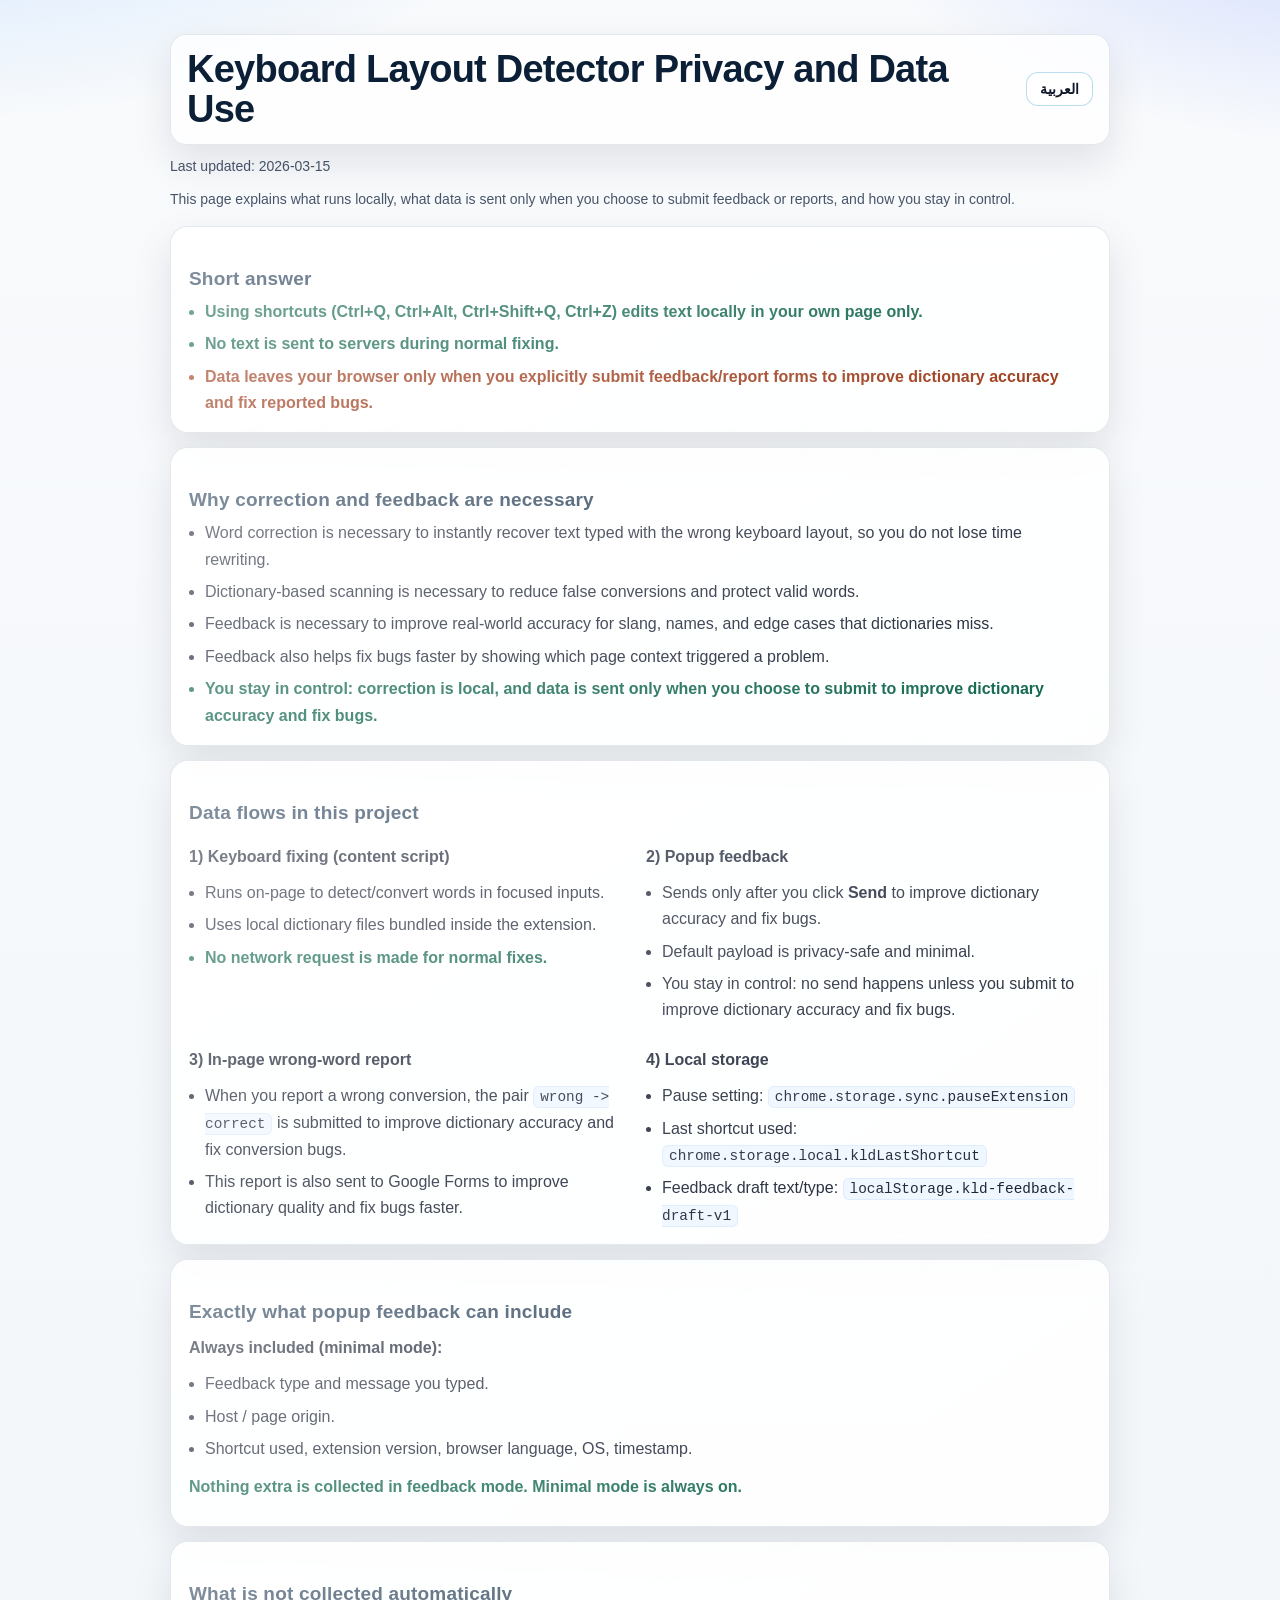
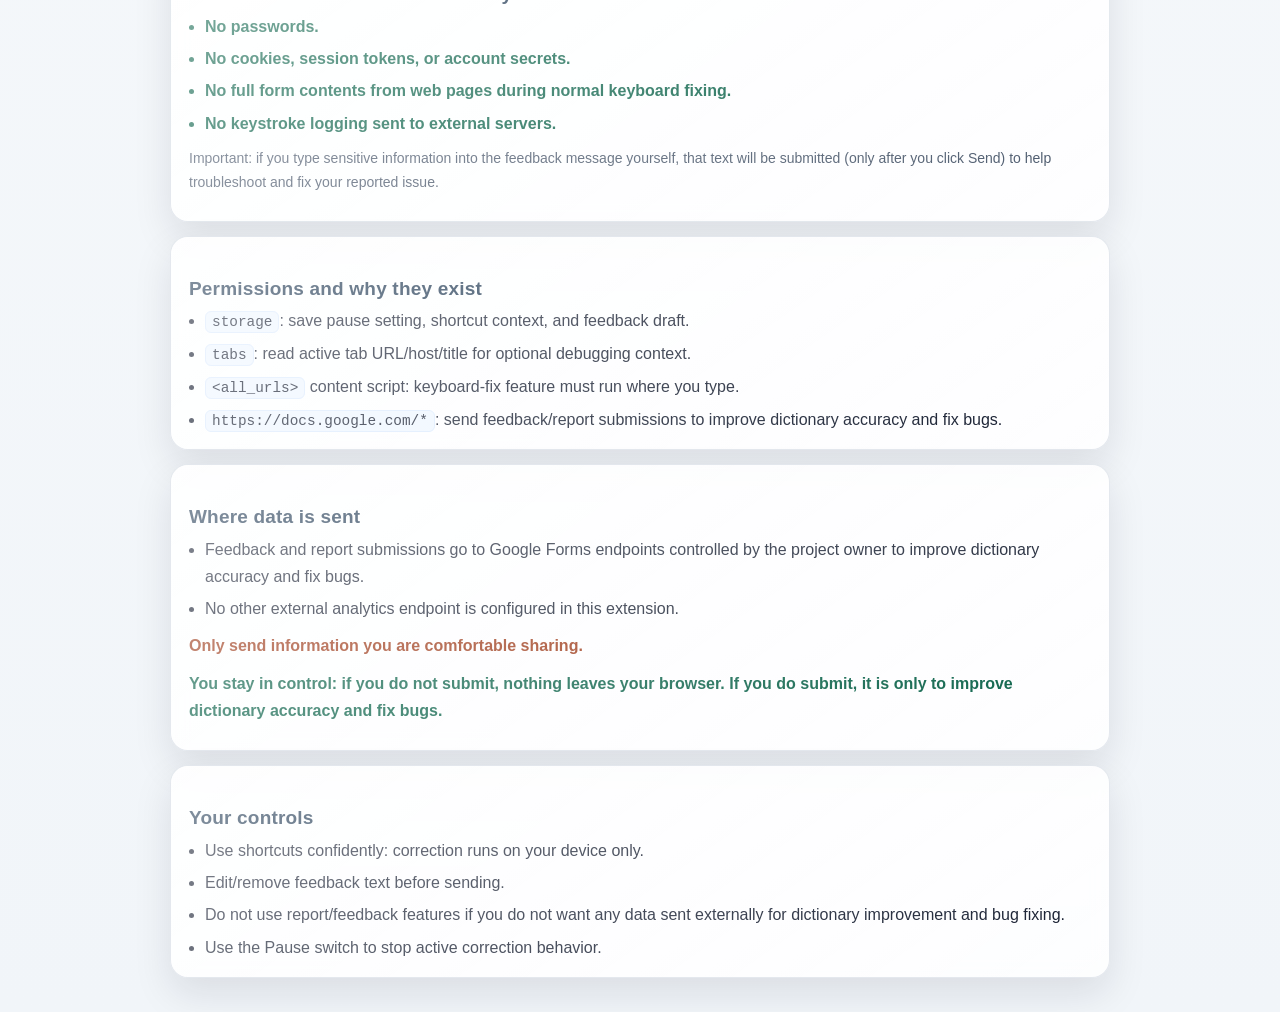
<file: src/pages/privacy.html>
<!DOCTYPE html>
<html lang="en">

<head>
    <meta charset="UTF-8">
    <meta name="viewport" content="width=device-width, initial-scale=1.0">
    <title>KLD Privacy and Data Use</title>
    <style>
        :root {
            --bg: #f1f5f9;
            --text: #0f172a;
            --muted: #475569;
            --panel: rgba(255, 255, 255, 0.86);
            --panel-border: rgba(148, 163, 184, 0.24);
            --brand: #0284c7;
            --brand-strong: #0369a1;
            --ok: #065f46;
            --warn: #9a3412;
            --shadow: 0 16px 38px rgba(15, 23, 42, 0.1);
        }

        * {
            box-sizing: border-box;
        }

        body {
            margin: 0;
            font-family: 'Segoe UI', Tahoma, Geneva, Verdana, sans-serif;
            color: var(--text);
            background:
                radial-gradient(1200px 620px at -8% -10%, #bfdbfe 0%, rgba(191, 219, 254, 0) 62%),
                radial-gradient(980px 520px at 108% -6%, #c7d2fe 0%, rgba(199, 210, 254, 0) 58%),
                linear-gradient(180deg, #f8fafc 0%, var(--bg) 100%);
            min-height: 100vh;
        }

        .wrap {
            max-width: 980px;
            margin: 0 auto;
            padding: 34px 20px 34px;
        }

        .topbar {
            display: flex;
            align-items: center;
            justify-content: space-between;
            gap: 12px;
            margin-bottom: 10px;
            background: rgba(255, 255, 255, 0.78);
            border: 1px solid var(--panel-border);
            border-radius: 16px;
            padding: 14px 16px;
            box-shadow: var(--shadow);
            backdrop-filter: blur(8px);
        }

        .lang-btn {
            border: 1px solid rgba(2, 132, 199, 0.28);
            background: #ffffff;
            color: #0f172a;
            border-radius: 12px;
            padding: 8px 13px;
            font-size: 14px;
            font-weight: 700;
            cursor: pointer;
            transition: transform 0.15s ease, box-shadow 0.2s ease, border-color 0.2s ease;
            white-space: nowrap;
        }

        .lang-btn:hover {
            border-color: var(--brand);
            color: var(--brand);
            transform: translateY(-1px);
            box-shadow: 0 8px 18px rgba(2, 132, 199, 0.15);
        }

        h1 {
            margin: 0;
            font-size: clamp(30px, 4vw, 38px);
            line-height: 1.06;
            letter-spacing: -0.02em;
            color: #0b1f36;
        }

        h2 {
            margin: 24px 0 8px;
            font-size: 19px;
            line-height: 1.25;
            color: #0f2a46;
            letter-spacing: 0.01em;
        }

        .card {
            background: var(--panel);
            border: 1px solid var(--panel-border);
            border-radius: 18px;
            padding: 16px 18px;
            box-shadow: var(--shadow);
            margin-top: 14px;
            position: relative;
            overflow: hidden;
            backdrop-filter: blur(8px);
        }

        .card::before {
            content: '';
            position: absolute;
            inset: 0;
            background: linear-gradient(145deg, rgba(255, 255, 255, 0.5), rgba(255, 255, 255, 0));
            pointer-events: none;
        }

        ul {
            margin: 8px 0 0 16px;
            padding: 0;
            line-height: 1.65;
        }

        li+li {
            margin-top: 6px;
        }

        p {
            line-height: 1.7;
            margin: 10px 0;
        }

        .muted {
            color: var(--muted);
            font-size: 14px;
        }

        .ok {
            color: var(--ok);
            font-weight: 700;
        }

        .warn {
            color: var(--warn);
            font-weight: 700;
        }

        .mono {
            font-family: Consolas, Monaco, 'Courier New', monospace;
            background: #eef6ff;
            border: 1px solid #dbeafe;
            border-radius: 6px;
            padding: 2px 6px;
            font-size: 0.9em;
        }

        .grid {
            display: grid;
            grid-template-columns: 1fr;
            gap: 12px;
        }

        @media (min-width: 760px) {
            .grid {
                grid-template-columns: 1fr 1fr;
            }
        }

        @media (max-width: 640px) {
            .wrap {
                padding-top: 22px;
            }

            .topbar,
            .card {
                border-radius: 14px;
                padding: 14px;
            }

            h1 {
                font-size: 28px;
            }

            h2 {
                font-size: 18px;
                margin-top: 18px;
            }
        }

        html[dir="rtl"] body {
            text-align: right;
        }

        html[dir="rtl"] ul {
            margin: 8px 18px 0 0;
        }

        html[dir="rtl"] .mono {
            direction: ltr;
            unicode-bidi: bidi-override;
            display: inline-block;
        }

        html[dir="rtl"] .topbar {
            flex-direction: row-reverse;
        }
    </style>
</head>

<body>
    <main class="wrap">
        <div class="topbar">
            <h1 data-i18n="title">Keyboard Layout Detector Privacy and Data Use</h1>
            <button id="langToggle" class="lang-btn" type="button">العربية</button>
        </div>
        <p class="muted"><span data-i18n="lastUpdated">Last updated:</span> 2026-03-15</p>
        <p class="muted" data-i18n="intro">This page explains what runs locally, what data is sent only when you choose
            to submit feedback or reports, and how you stay in control.</p>

        <section class="card">
            <h2 data-i18n="short.title">Short answer</h2>
            <ul>
                <li class="ok" data-i18n="short.localOnly">Using shortcuts (Ctrl+Q, Ctrl+Alt, Ctrl+Shift+Q, Ctrl+Z)
                    edits text locally in your own page only.</li>
                <li class="ok" data-i18n="short.noServer">No text is sent to servers during normal fixing.</li>
                <li class="warn" data-i18n="short.onlySubmit">Data leaves your browser only when you explicitly submit
                    feedback/report forms to improve dictionary accuracy and fix reported bugs.</li>
            </ul>
        </section>

        <section class="card">
            <h2 data-i18n="why.title">Why correction and feedback are necessary</h2>
            <ul>
                <li data-i18n="why.correction1">Word correction is necessary to instantly recover text typed with the
                    wrong keyboard layout, so you do not lose time rewriting.</li>
                <li data-i18n="why.correction2">Dictionary-based scanning is necessary to reduce false conversions and
                    protect valid words.</li>
                <li data-i18n="why.feedback1">Feedback is necessary to improve real-world accuracy for slang, names, and
                    edge cases that dictionaries miss.</li>
                <li data-i18n="why.feedback2">Feedback also helps fix bugs faster by showing which page context
                    triggered a problem.</li>
                <li class="ok" data-i18n="why.reassure">You stay in control: correction is local, and data is sent only
                    when you choose to submit to improve dictionary accuracy and fix bugs.</li>
            </ul>
        </section>

        <section class="card">
            <h2 data-i18n="flows.title">Data flows in this project</h2>
            <div class="grid">
                <div>
                    <p><strong data-i18n="flows.fixing.title">1) Keyboard fixing (content script)</strong></p>
                    <ul>
                        <li data-i18n="flows.fixing.l1">Runs on-page to detect/convert words in focused inputs.</li>
                        <li data-i18n="flows.fixing.l2">Uses local dictionary files bundled inside the extension.</li>
                        <li class="ok" data-i18n="flows.fixing.l3">No network request is made for normal fixes.</li>
                    </ul>
                </div>
                <div>
                    <p><strong data-i18n="flows.popup.title">2) Popup feedback</strong></p>
                    <ul>
                        <li data-i18n-html="flows.popup.l1">Sends only after you click <strong>Send</strong> to improve
                            dictionary accuracy and fix bugs.</li>
                        <li data-i18n="flows.popup.l2">Default payload is privacy-safe and minimal.</li>
                        <li data-i18n="flows.popup.l3">You stay in control: no send happens unless you submit to improve
                            dictionary accuracy and fix bugs.</li>
                    </ul>
                </div>
                <div>
                    <p><strong data-i18n="flows.report.title">3) In-page wrong-word report</strong></p>
                    <ul>
                        <li data-i18n-html="flows.report.l1">When you report a wrong conversion, the pair <span
                                class="mono">wrong -&gt; correct</span> is submitted to improve dictionary accuracy and
                            fix conversion bugs.</li>
                        <li data-i18n="flows.report.l2">This report is also sent to Google Forms to improve dictionary
                            quality and fix bugs faster.</li>
                    </ul>
                </div>
                <div>
                    <p><strong data-i18n="flows.storage.title">4) Local storage</strong></p>
                    <ul>
                        <li data-i18n-html="flows.storage.l1">Pause setting: <span
                                class="mono">chrome.storage.sync.pauseExtension</span></li>
                        <li data-i18n-html="flows.storage.l2">Last shortcut used: <span
                                class="mono">chrome.storage.local.kldLastShortcut</span></li>
                        <li data-i18n-html="flows.storage.l3">Feedback draft text/type: <span
                                class="mono">localStorage.kld-feedback-draft-v1</span></li>
                    </ul>
                </div>
            </div>
        </section>

        <section class="card">
            <h2 data-i18n="feedback.title">Exactly what popup feedback can include</h2>
            <p><strong data-i18n="feedback.minTitle">Always included (minimal mode):</strong></p>
            <ul>
                <li data-i18n="feedback.min1">Feedback type and message you typed.</li>
                <li data-i18n="feedback.min2">Host / page origin.</li>
                <li data-i18n="feedback.min3">Shortcut used, extension version, browser language, OS, timestamp.</li>
            </ul>
            <p class="ok" data-i18n="feedback.reassure">Nothing extra is collected in feedback mode. Minimal mode is
                always on.</p>
        </section>

        <section class="card">
            <h2 data-i18n="notCollected.title">What is not collected automatically</h2>
            <ul>
                <li class="ok" data-i18n="notCollected.l1">No passwords.</li>
                <li class="ok" data-i18n="notCollected.l2">No cookies, session tokens, or account secrets.</li>
                <li class="ok" data-i18n="notCollected.l3">No full form contents from web pages during normal keyboard
                    fixing.</li>
                <li class="ok" data-i18n="notCollected.l4">No keystroke logging sent to external servers.</li>
            </ul>
            <p class="muted" data-i18n="notCollected.note">Important: if you type sensitive information into the
                feedback message yourself, that text will be submitted (only after you click Send) to help troubleshoot
                and fix your reported issue.</p>
        </section>

        <section class="card">
            <h2 data-i18n="permissions.title">Permissions and why they exist</h2>
            <ul>
                <li data-i18n-html="permissions.l1"><span class="mono">storage</span>: save pause setting, shortcut
                    context, and feedback draft.</li>
                <li data-i18n-html="permissions.l2"><span class="mono">tabs</span>: read active tab URL/host/title for
                    optional debugging context.</li>
                <li data-i18n-html="permissions.l3"><span class="mono">&lt;all_urls&gt;</span> content script:
                    keyboard-fix feature must run where you type.</li>
                <li data-i18n-html="permissions.l4"><span class="mono">https://docs.google.com/*</span>: send
                    feedback/report submissions to improve dictionary accuracy and fix bugs.</li>
            </ul>
        </section>

        <section class="card">
            <h2 data-i18n="where.title">Where data is sent</h2>
            <ul>
                <li data-i18n="where.l1">Feedback and report submissions go to Google Forms endpoints controlled by the
                    project owner to improve dictionary accuracy and fix bugs.</li>
                <li data-i18n="where.l2">No other external analytics endpoint is configured in this extension.</li>
            </ul>
            <p class="warn" data-i18n="where.warn">Only send information you are comfortable sharing.</p>
            <p class="ok" data-i18n="where.reassure">You stay in control: if you do not submit, nothing leaves your
                browser. If you do submit, it is only to improve dictionary accuracy and fix bugs.</p>
        </section>

        <section class="card">
            <h2 data-i18n="controls.title">Your controls</h2>
            <ul>
                <li data-i18n="controls.l1">Use shortcuts confidently: correction runs on your device only.</li>
                <li data-i18n="controls.l2">Edit/remove feedback text before sending.</li>
                <li data-i18n="controls.l3">Do not use report/feedback features if you do not want any data sent
                    externally for dictionary improvement and bug fixing.</li>
                <li data-i18n="controls.l4">Use the Pause switch to stop active correction behavior.</li>
            </ul>
        </section>
    </main>
    <script src="scripts/privacy.js"></script>
</body>

</html>
</file>
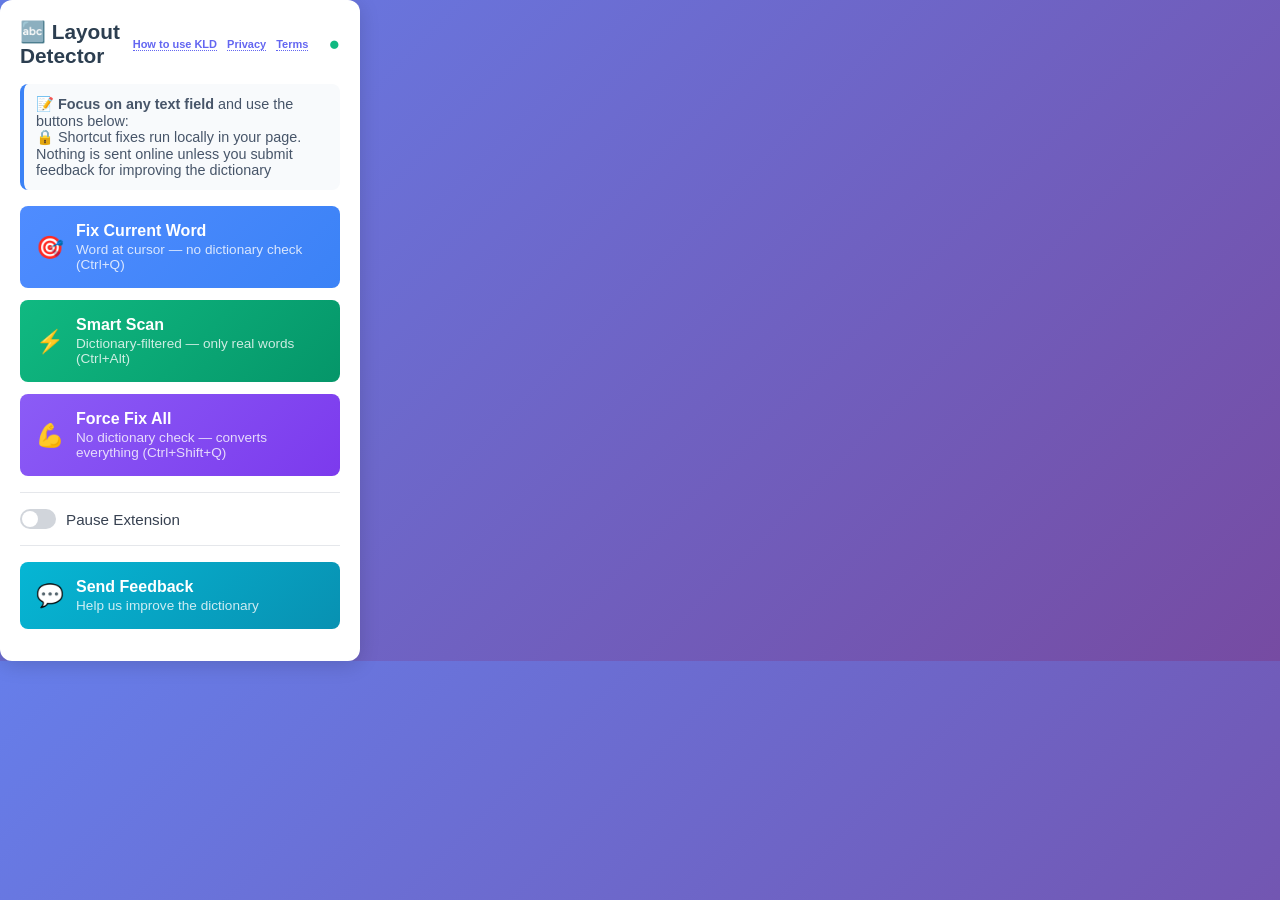
<file: src/popup/popup.html>
<!DOCTYPE html>
<html lang="en">

<head>
  <meta charset="UTF-8">
  <title>Keyboard Layout Detector</title>
  <link rel="stylesheet" href="popup.css">
</head>

<body>
  <div class="popup-container">
    <div class="header">
      <h2>🔤 Layout Detector</h2>
      <div class="header-right">
        <a id="howToUseBtn" class="how-to-use-link" href="#">How to use KLD</a>
        <a id="privacyBtn" class="how-to-use-link" href="#">Privacy</a>
        <a id="termsBtn" class="how-to-use-link" href="#">Terms</a>
        <div id="statusIcon" class="status-icon active">●</div>
      </div>
    </div>

    <div class="instructions">
      <p>📝 <strong>Focus on any text field</strong> and use the buttons below:</p>
      <p>🔒 Shortcut fixes run locally in your page. Nothing is sent online unless you submit feedback for improving the
        dictionary</p>
    </div>

    <button id="fixCurrentWord" class="action-btn primary">
      <span class="btn-icon">🎯</span>
      <div class="btn-content">
        <div class="btn-title">Fix Current Word</div>
        <div class="btn-desc">Word at cursor — no dictionary check (Ctrl+Q)</div>
      </div>
    </button>

    <button id="autoFixAll" class="action-btn secondary">
      <span class="btn-icon">⚡</span>
      <div class="btn-content">
        <div class="btn-title">Smart Scan</div>
        <div class="btn-desc">Dictionary-filtered — only real words (Ctrl+Alt)</div>
      </div>
    </button>

    <button id="forceFixAll" class="action-btn force">
      <span class="btn-icon">💪</span>
      <div class="btn-content">
        <div class="btn-title">Force Fix All</div>
        <div class="btn-desc">No dictionary check — converts everything (Ctrl+Shift+Q)</div>
      </div>
    </button>

    <button id="undoBtn" class="action-btn undo">
      <span class="btn-icon">↶</span>
      <div class="btn-content">
        <div class="btn-title">Undo Last Change</div>
        <div class="btn-desc">Restore previous text (Ctrl+Z)</div>
      </div>
    </button>

    <div class="divider"></div>

    <label class="switch">
      <input type="checkbox" id="pauseExtension">
      <span class="slider"></span>
      Pause Extension
    </label>

    <div class="divider"></div>

    <div class="feedback-section">
      <button id="feedbackBtn" class="action-btn feedback">
        <span class="btn-icon">💬</span>
        <div class="btn-content">
          <div class="btn-title">Send Feedback</div>
          <div class="btn-desc">Help us improve the dictionary</div>
        </div>
      </button>
      <div id="feedbackPanel" class="feedback-panel">
        <div class="feedback-type-label">What type of feedback?</div>
        <div id="feedbackTypes" class="feedback-types" role="group" aria-label="Feedback type">
          <button class="feedback-chip active" data-type="bug" type="button">Bug</button>
          <button class="feedback-chip" data-type="dictionary" type="button">Wrong word</button>
          <button class="feedback-chip" data-type="suggestion" type="button">Suggestion</button>
          <button class="feedback-chip" data-type="ui" type="button">UI/Translation</button>
        </div>
        <textarea id="feedbackText" class="feedback-textarea"
          placeholder="Write a short message (1-2 lines is enough)..."></textarea>
        <label class="feedback-option">
          <input id="feedbackConsent" type="checkbox" checked>
          <span>I agree to send feedback data for debugging and product improvement.</span>
        </label>
        <div class="feedback-meta-note">Privacy-first by design: normal correction stays on your device only. Feedback
          sends only what you type plus minimal context (host, language, OS, version, time) to improve dictionary
          accuracy and fix reported bugs. No page input text,
          passwords, or cookies are collected.
        </div>
        <div id="feedbackGateNote" class="feedback-gate-note" hidden>
          Extension is locked until Terms are accepted. Open Terms and accept to continue.
        </div>
        <button id="feedbackSubmit" class="feedback-send-btn">✉️ Send</button>
        <div id="feedbackSuccess" class="feedback-success">✅ Report received successfully!</div>
      </div>
    </div>

    <div id="status" class="status"></div>
  </div>
  <script src="popup.js"></script>
</body>

</html>
</file>
<file: index.css>
*,
*::before,
*::after {
    box-sizing: border-box;
    margin: 0;
    padding: 0;
}

html {
    scroll-behavior: smooth;
}

body {
    font-family: -apple-system, BlinkMacSystemFont, 'Segoe UI', sans-serif;
    background: #080c14;
    color: #e2e8f0;
    line-height: 1.6;
}

[data-i18n],
[data-i18n-html] {
    transition: opacity 0.2s ease, transform 0.2s ease, filter 0.2s ease;
    will-change: opacity, transform;
}

body.lang-switching [data-i18n],
body.lang-switching [data-i18n-html] {
    opacity: 0.14;
    transform: translateY(4px);
    filter: blur(1px);
}

/* ── NAV ── */
nav {
    position: sticky;
    top: 0;
    z-index: 200;
    background: rgba(8, 12, 20, 0.88);
    backdrop-filter: blur(14px);
    -webkit-backdrop-filter: blur(14px);
    border-bottom: 1px solid #1e293b;
    height: 54px;
    display: flex;
    align-items: center;
    justify-content: space-between;
    padding: 0 40px;
}

.nav-logo {
    font-weight: 800;
    font-size: 15px;
    color: #f1f5f9;
    display: flex;
    align-items: center;
    gap: 8px;
}

.nav-logo span {
    color: #6366f1;
}

.nav-links {
    display: flex;
    gap: 28px;
}

.nav-links a {
    color: #64748b;
    text-decoration: none;
    font-size: 13px;
    font-weight: 500;
    transition: color 0.15s;
}

.nav-links a:hover {
    color: #e2e8f0;
}

.nav-cta {
    background: #6366f1;
    color: #fff;
    border-radius: 8px;
    padding: 7px 18px;
    font-size: 13px;
    font-weight: 700;
    text-decoration: none;
    transition: background 0.15s;
}

.nav-cta:hover {
    background: #4f46e5;
}

.nav-actions {
    display: flex;
    align-items: center;
    gap: 10px;
}

.lang-toggle-btn {
    border: 1px solid #334155;
    background: linear-gradient(135deg, #111827, #1e293b);
    color: #e2e8f0;
    border-radius: 999px;
    padding: 7px 14px;
    font-size: 12px;
    font-weight: 700;
    letter-spacing: 0.2px;
    cursor: pointer;
    transition: transform 0.15s ease, border-color 0.2s ease, box-shadow 0.2s ease;
}

.lang-toggle-btn:hover {
    border-color: #6366f1;
    box-shadow: 0 0 0 3px rgba(99, 102, 241, 0.18);
    transform: translateY(-1px);
}

.lang-toggle-btn:active {
    transform: translateY(0);
}

body.lang-ar {
    direction: rtl;
}

body.lang-ar .nav-links,
body.lang-ar .nav-actions {
    flex-direction: row-reverse;
}

body.lang-ar .top-demo-banner {
    text-align: right;
}

.top-demo-banner {
    position: sticky;
    top: 54px;
    z-index: 149;
    margin: 8px 16px 0;
    padding: 10px 14px;
    border: 1px solid #334155;
    border-left: 4px solid #f59e0b;
    border-radius: 10px;
    background: rgba(15, 23, 42, 0.92);
    color: #cbd5e1;
    font-size: 13px;
    line-height: 1.55;
    text-align: center;
}

.top-demo-banner strong {
    color: #f8fafc;
}

/* ── SHARED LAYOUT ── */
.section {
    max-width: 980px;
    margin: 0 auto;
    padding: 80px 32px;
}

.section-label {
    font-size: 11px;
    font-weight: 700;
    letter-spacing: 2.5px;
    text-transform: uppercase;
    color: #6366f1;
    margin-bottom: 12px;
}

.section-title {
    font-size: 30px;
    font-weight: 800;
    color: #f8fafc;
    letter-spacing: -0.5px;
    margin-bottom: 14px;
    line-height: 1.2;
}

.section-sub {
    font-size: 16px;
    color: #64748b;
    max-width: 560px;
    line-height: 1.7;
    margin-bottom: 48px;
}

.demo-safety-note {
    margin: -14px 0 24px;
    padding: 16px 18px;
    border: 1px solid #334155;
    border-left: 4px solid #f59e0b;
    border-radius: 12px;
    background: linear-gradient(180deg, rgba(245, 158, 11, 0.12), rgba(15, 23, 42, 0.95));
}

.demo-safety-note h3 {
    font-size: 15px;
    color: #f8fafc;
    margin-bottom: 8px;
}

.demo-safety-note p {
    font-size: 13px;
    color: #cbd5e1;
    line-height: 1.7;
    margin-bottom: 10px;
}

.demo-safety-note p:last-child {
    margin-bottom: 0;
}

.demo-safety-note code {
    background: #1e293b;
    border: 1px solid #334155;
    color: #f8fafc;
    border-radius: 6px;
    padding: 1px 6px;
    font-size: 12px;
}

hr.divider {
    border: none;
    border-top: 1px solid #1e293b;
}

/* ── HERO ── */
.hero {
    background: linear-gradient(160deg, #0a0f1e 0%, #15103a 50%, #0a0f1e 100%);
    border-bottom: 1px solid #1e293b;
    padding: 100px 32px 80px;
    text-align: center;
}

.hero-badge {
    display: inline-flex;
    align-items: center;
    gap: 7px;
    background: rgba(99, 102, 241, 0.1);
    border: 1px solid rgba(99, 102, 241, 0.28);
    color: #a5b4fc;
    font-size: 12px;
    font-weight: 600;
    letter-spacing: 0.5px;
    padding: 5px 16px;
    border-radius: 20px;
    margin-bottom: 28px;
    text-transform: uppercase;
}

.hero h1 {
    font-size: 52px;
    font-weight: 900;
    letter-spacing: -2px;
    line-height: 1.1;
    background: linear-gradient(135deg, #f8fafc 30%, #a5b4fc 100%);
    -webkit-background-clip: text;
    -webkit-text-fill-color: transparent;
    background-clip: text;
    margin-bottom: 20px;
}

.hero-sub {
    font-size: 18px;
    color: #94a3b8;
    max-width: 520px;
    margin: 0 auto 40px;
    line-height: 1.7;
}

.hero-actions {
    display: flex;
    gap: 12px;
    justify-content: center;
    flex-wrap: wrap;
}

.btn-primary {
    background: #6366f1;
    color: #fff;
    border-radius: 10px;
    padding: 13px 28px;
    font-size: 15px;
    font-weight: 700;
    text-decoration: none;
    transition: background 0.15s, transform 0.1s;
    display: inline-flex;
    align-items: center;
    gap: 8px;
}

.btn-primary:hover {
    background: #4f46e5;
    transform: translateY(-1px);
}

.btn-ghost {
    background: transparent;
    color: #94a3b8;
    border: 1px solid #334155;
    border-radius: 10px;
    padding: 13px 28px;
    font-size: 15px;
    font-weight: 600;
    text-decoration: none;
    transition: border-color 0.15s, color 0.15s;
    display: inline-flex;
    align-items: center;
    gap: 8px;
}

.btn-ghost:hover {
    border-color: #6366f1;
    color: #e2e8f0;
}

.hero-shortcut {
    margin-top: 36px;
    display: inline-flex;
    align-items: center;
    gap: 10px;
    background: #0f172a;
    border: 1px solid #1e293b;
    border-radius: 12px;
    padding: 10px 22px;
    font-size: 14px;
    color: #94a3b8;
}

kbd {
    background: #1e293b;
    border: 1px solid #334155;
    border-radius: 6px;
    padding: 3px 9px;
    font-size: 12px;
    font-weight: 700;
    color: #f1f5f9;
    font-family: monospace;
}

/* ── TOOLBAR SS ── */
.toolbar-ss {
    text-align: center;
    padding: 0 32px 60px;
}

.toolbar-ss .ss-wrap {
    max-width: 480px;
    margin: 0 auto;
}

/* ── PROBLEM ── */
.problem-grid {
    display: grid;
    grid-template-columns: 1fr 1fr;
    gap: 16px;
}

.problem-card {
    background: #0d1424;
    border: 1px solid #1e293b;
    border-radius: 16px;
    padding: 24px;
}

.problem-card .lang-tag {
    font-size: 11px;
    font-weight: 700;
    text-transform: uppercase;
    letter-spacing: 1px;
    color: #475569;
    margin-bottom: 10px;
}

.problem-card .wrong {
    font-size: 18px;
    font-family: monospace;
    color: #f87171;
    background: rgba(248, 113, 113, 0.08);
    border-radius: 8px;
    padding: 8px 12px;
    display: inline-block;
    margin-bottom: 10px;
}

.problem-card .arrow {
    color: #334155;
    margin: 4px 0;
    font-size: 18px;
}

.problem-card .right {
    font-size: 18px;
    color: #4ade80;
    background: rgba(74, 222, 128, 0.08);
    border-radius: 8px;
    padding: 8px 12px;
    display: inline-block;
}

/* ── HOW IT WORKS ── */
.phases {
    display: grid;
    grid-template-columns: repeat(4, 1fr);
    gap: 0;
    background: #0d1424;
    border: 1px solid #1e293b;
    border-radius: 16px;
    overflow: hidden;
}

.phase {
    padding: 28px 22px;
    border-right: 1px solid #1e293b;
}

.phase:last-child {
    border-right: none;
}

.phase-num {
    width: 28px;
    height: 28px;
    border-radius: 8px;
    background: #1e293b;
    display: flex;
    align-items: center;
    justify-content: center;
    font-size: 12px;
    font-weight: 800;
    color: #6366f1;
    margin-bottom: 14px;
}

.phase h3 {
    font-size: 14px;
    font-weight: 700;
    color: #f1f5f9;
    margin-bottom: 6px;
}

.phase p {
    font-size: 12px;
    color: #475569;
    line-height: 1.6;
}

/* ── SHORTCUTS ── */
.shortcut-block {
    background: #0d1424;
    border: 1px solid #1e293b;
    border-radius: 20px;
    padding: 36px;
    margin-bottom: 20px;
}

.shortcut-block:hover {
    border-color: #334155;
}

.sc-header {
    display: flex;
    align-items: flex-start;
    gap: 20px;
    margin-bottom: 28px;
}

.sc-keys {
    display: flex;
    gap: 6px;
    flex-wrap: wrap;
    flex-shrink: 0;
    padding-top: 2px;
}

.sc-info h3 {
    font-size: 18px;
    font-weight: 700;
    color: #f1f5f9;
    margin-bottom: 6px;
}

.sc-info p {
    font-size: 14px;
    color: #64748b;
    line-height: 1.6;
}

.sc-body {
    display: grid;
    grid-template-columns: 1fr 1fr;
    gap: 20px;
    align-items: start;
}

.sc-demo label {
    font-size: 11px;
    font-weight: 600;
    color: #475569;
    text-transform: uppercase;
    letter-spacing: 1px;
    display: block;
    margin-bottom: 6px;
}

textarea {
    width: 100%;
    background: #0f172a;
    color: #f1f5f9;
    border: 1px solid #1e293b;
    border-radius: 10px;
    padding: 12px 16px;
    font-size: 14px;
    line-height: 1.7;
    resize: none;
    outline: none;
    transition: border-color 0.2s;
    font-family: 'Segoe UI', sans-serif;
}

textarea:focus {
    border-color: #6366f1;
    box-shadow: 0 0 0 3px rgba(99, 102, 241, 0.12);
}

.hint {
    font-size: 12px;
    color: #334155;
    margin-top: 8px;
    display: flex;
    align-items: center;
    gap: 6px;
}

.hint::before {
    content: '→';
    color: #475569;
}

/* ── SCREENSHOTS ── */
.ss-placeholder {
    background: #0a0f1e;
    border: 2px dashed #1e293b;
    border-radius: 14px;
    min-height: 200px;
    display: flex;
    flex-direction: column;
    align-items: center;
    justify-content: center;
    gap: 8px;
    color: #334155;
    font-size: 13px;
    text-align: center;
    padding: 24px;
}

.ss-placeholder .ph-icon {
    font-size: 28px;
    margin-bottom: 4px;
}

.ss-placeholder .ph-name {
    font-size: 11px;
    font-weight: 700;
    letter-spacing: 1px;
    text-transform: uppercase;
    color: #1e293b;
    background: #0d1424;
    padding: 3px 10px;
    border-radius: 4px;
    font-family: monospace;
}

.ss-real {
    width: 100%;
    border-radius: 14px;
    border: 1px solid #1e293b;
    display: block;
}

/* ── VISUAL INDICATORS ── */
.indicators-grid {
    display: grid;
    grid-template-columns: repeat(auto-fit, minmax(220px, 1fr));
    gap: 16px;
}

.indicator-card {
    background: #0d1424;
    border: 1px solid #1e293b;
    border-radius: 16px;
    padding: 24px;
    border-top: 3px solid transparent;
}

.indicator-card.red {
    border-top-color: #ef4444;
}

.indicator-card.orange {
    border-top-color: #f97316;
}

.indicator-card.purple {
    border-top-color: #8b5cf6;
}

.indicator-card.green {
    border-top-color: #22c55e;
}

.indicator-card h3 {
    font-size: 14px;
    font-weight: 700;
    color: #f1f5f9;
    margin-bottom: 8px;
}

.indicator-card p {
    font-size: 13px;
    color: #475569;
    line-height: 1.6;
}

.indicator-badge {
    display: inline-block;
    font-size: 11px;
    font-weight: 700;
    padding: 3px 10px;
    border-radius: 6px;
    margin-bottom: 12px;
}

.badge-red {
    background: #ef444420;
    color: #f87171;
    border: 1px solid #ef444440;
}

.badge-orange {
    background: #f9731620;
    color: #fb923c;
    border: 1px solid #f9731640;
}

.badge-purple {
    background: #8b5cf620;
    color: #a78bfa;
    border: 1px solid #8b5cf640;
}

.badge-green {
    background: #22c55e20;
    color: #4ade80;
    border: 1px solid #22c55e40;
}

/* ── POPUP SECTION ── */
.popup-layout {
    display: grid;
    grid-template-columns: 1fr 1fr;
    gap: 40px;
    align-items: center;
}

.popup-features {
    list-style: none;
    display: flex;
    flex-direction: column;
    gap: 16px;
}

.popup-features li {
    display: flex;
    gap: 14px;
    align-items: flex-start;
}

.popup-features .feat-icon {
    width: 36px;
    height: 36px;
    border-radius: 10px;
    background: #1e293b;
    display: flex;
    align-items: center;
    justify-content: center;
    font-size: 16px;
    flex-shrink: 0;
}

.popup-features h4 {
    font-size: 14px;
    font-weight: 700;
    color: #f1f5f9;
    margin-bottom: 2px;
}

.popup-features p {
    font-size: 13px;
    color: #475569;
}

/* ── REPORT SECTION ── */
.report-layout {
    display: grid;
    grid-template-columns: 1fr 1fr;
    gap: 40px;
    align-items: center;
}

.report-steps {
    display: flex;
    flex-direction: column;
    gap: 16px;
}

.report-step {
    display: flex;
    gap: 16px;
    align-items: flex-start;
}

.step-num {
    width: 28px;
    height: 28px;
    border-radius: 50%;
    background: #1e293b;
    display: flex;
    align-items: center;
    justify-content: center;
    font-size: 12px;
    font-weight: 800;
    color: #6366f1;
    flex-shrink: 0;
}

.report-step h4 {
    font-size: 14px;
    font-weight: 700;
    color: #f1f5f9;
    margin-bottom: 2px;
}

.report-step p {
    font-size: 13px;
    color: #475569;
}

/* ── PLAYGROUND ── */
.playground-grid {
    display: flex;
    flex-direction: column;
    gap: 16px;
}

.play-card {
    background: #0d1424;
    border: 1px solid #1e293b;
    border-radius: 18px;
    padding: 26px 28px 22px;
}

.play-card.c-auto {
    border-left: 3px solid #16a34a;
}

.play-card.c-stuck {
    border-left: 3px solid #ea580c;
}

.play-card.c-clean {
    border-left: 3px solid #0369a1;
}

.play-header {
    display: flex;
    gap: 14px;
    align-items: flex-start;
    margin-bottom: 14px;
}

.play-num {
    width: 30px;
    height: 30px;
    border-radius: 9px;
    display: flex;
    align-items: center;
    justify-content: center;
    font-size: 13px;
    font-weight: 800;
    flex-shrink: 0;
}

.n-auto {
    background: #14532d40;
    color: #4ade80;
}

.n-stuck {
    background: #7c2d1240;
    color: #fb923c;
}

.n-clean {
    background: #0c4a6e40;
    color: #38bdf8;
}

.play-info h3 {
    font-size: 15px;
    font-weight: 700;
    color: #f1f5f9;
    margin-bottom: 3px;
}

.play-info p {
    font-size: 13px;
    color: #64748b;
}

.play-badge {
    display: inline-flex;
    align-items: center;
    gap: 5px;
    font-size: 11px;
    font-weight: 700;
    padding: 2px 9px;
    border-radius: 5px;
    margin-top: 5px;
    letter-spacing: 0.4px;
}

.pb-green {
    background: #14532d30;
    color: #4ade80;
    border: 1px solid #16a34a40;
}

.pb-orange {
    background: #7c2d1230;
    color: #fb923c;
    border: 1px solid #c2410c40;
}

.pb-blue {
    background: #0c4a6e30;
    color: #38bdf8;
    border: 1px solid #0369a140;
}

.play-label {
    font-size: 11px;
    font-weight: 600;
    color: #475569;
    text-transform: uppercase;
    letter-spacing: 1px;
}

.play-label-row {
    display: flex;
    align-items: center;
    justify-content: space-between;
    margin-bottom: 6px;
}

.demo-btn {
    background: #6366f1;
    color: #fff;
    border: none;
    border-radius: 7px;
    padding: 5px 14px;
    font-size: 12px;
    font-weight: 700;
    cursor: pointer;
    transition: background 0.15s, transform 0.1s;
    white-space: nowrap;
    flex-shrink: 0;
}

.demo-btn:hover {
    background: #4f46e5;
    transform: translateY(-1px);
}

.demo-btn.full {
    width: 100%;
    margin-top: 8px;
    padding: 7px 14px;
}

.demo-undo-btn {
    display: inline-block;
    margin-top: 7px;
    background: transparent;
    color: #6366f1;
    border: 1px solid #334155;
    border-radius: 6px;
    padding: 4px 12px;
    font-size: 11px;
    font-weight: 700;
    cursor: pointer;
    transition: border-color 0.15s;
}

.demo-undo-btn:hover {
    border-color: #6366f1;
}

.play-hint {
    font-size: 12px;
    color: #334155;
    margin-top: 8px;
    display: flex;
    align-items: center;
    gap: 7px;
}

/* ── INSTALL CTA ── */
.install-section {
    background: linear-gradient(135deg, #0f172a 0%, #1a1040 60%, #0f172a 100%);
    border-top: 1px solid #1e293b;
    border-bottom: 1px solid #1e293b;
    text-align: center;
    padding: 80px 32px;
}

.install-section h2 {
    font-size: 36px;
    font-weight: 800;
    letter-spacing: -1px;
    background: linear-gradient(135deg, #f8fafc 30%, #a5b4fc);
    -webkit-background-clip: text;
    -webkit-text-fill-color: transparent;
    background-clip: text;
    margin-bottom: 16px;
}

.install-section p {
    color: #64748b;
    font-size: 16px;
    margin-bottom: 32px;
}

.browser-badges {
    display: flex;
    gap: 12px;
    justify-content: center;
    flex-wrap: wrap;
    margin-bottom: 32px;
}

.feedback-cta-link {
    color: #22d3ee;
    font-family: "Trebuchet MS", "Segoe UI", Tahoma, sans-serif;
    font-size: 14px;
    font-weight: 800;
    text-decoration: underline;
    text-underline-offset: 3px;
    text-decoration-thickness: 1.5px;
    transition: color 0.15s ease;
}

.feedback-cta-link:hover {
    color: #67e8f9;
}

.feedback-cta-help {
    margin-top: 14px;
    margin-bottom: 0;
    font-size: 13px;
    color: #94a3b8;
}

.browser-badge {
    background: #0f172a;
    border: 1px solid #1e293b;
    border-radius: 10px;
    padding: 10px 18px;
    font-size: 13px;
    color: #64748b;
    display: flex;
    align-items: center;
    gap: 8px;
}

/* ── FOOTER ── */
footer {
    text-align: center;
    padding: 32px;
    color: #334155;
    font-size: 13px;
}

footer a {
    color: #6366f1;
    text-decoration: none;
}

footer a:hover {
    text-decoration: underline;
}

/* ── UTILITIES ── */
.mt-8 {
    margin-top: 8px;
}

.mt-16 {
    margin-top: 16px;
}

.mt-32 {
    margin-top: 32px;
}

.mb-32 {
    margin-bottom: 32px;
}

@media (max-width: 720px) {
    .hero h1 {
        font-size: 34px;
    }

    .phases {
        grid-template-columns: 1fr 1fr;
    }

    .sc-body {
        grid-template-columns: 1fr;
    }

    .popup-layout,
    .report-layout,
    .problem-grid {
        grid-template-columns: 1fr;
    }

    nav .nav-links {
        display: none;
    }

    .nav-actions {
        gap: 8px;
    }

    .lang-toggle-btn {
        padding: 6px 12px;
        font-size: 11px;
    }
}
</file>
<file: src/pages/index.css>
*,
*::before,
*::after {
    box-sizing: border-box;
    margin: 0;
    padding: 0;
}

html {
    scroll-behavior: smooth;
}

body {
    font-family: -apple-system, BlinkMacSystemFont, 'Segoe UI', sans-serif;
    background: #080c14;
    color: #e2e8f0;
    line-height: 1.6;
}

[data-i18n],
[data-i18n-html] {
    transition: opacity 0.2s ease, transform 0.2s ease, filter 0.2s ease;
    will-change: opacity, transform;
}

body.lang-switching [data-i18n],
body.lang-switching [data-i18n-html] {
    opacity: 0.14;
    transform: translateY(4px);
    filter: blur(1px);
}

/* ── NAV ── */
nav {
    position: sticky;
    top: 0;
    z-index: 200;
    background: rgba(8, 12, 20, 0.88);
    backdrop-filter: blur(14px);
    -webkit-backdrop-filter: blur(14px);
    border-bottom: 1px solid #1e293b;
    height: 54px;
    display: flex;
    align-items: center;
    justify-content: space-between;
    padding: 0 40px;
}

.nav-logo {
    font-weight: 800;
    font-size: 15px;
    color: #f1f5f9;
    display: flex;
    align-items: center;
    gap: 8px;
}

.nav-logo span {
    color: #6366f1;
}

.nav-links {
    display: flex;
    gap: 28px;
}

.nav-links a {
    color: #64748b;
    text-decoration: none;
    font-size: 13px;
    font-weight: 500;
    transition: color 0.15s;
}

.nav-links a:hover {
    color: #e2e8f0;
}

.nav-cta {
    background: #6366f1;
    color: #fff;
    border-radius: 8px;
    padding: 7px 18px;
    font-size: 13px;
    font-weight: 700;
    text-decoration: none;
    transition: background 0.15s;
}

.nav-cta:hover {
    background: #4f46e5;
}

.nav-actions {
    display: flex;
    align-items: center;
    gap: 10px;
}

.lang-toggle-btn {
    border: 1px solid #334155;
    background: linear-gradient(135deg, #111827, #1e293b);
    color: #e2e8f0;
    border-radius: 999px;
    padding: 7px 14px;
    font-size: 12px;
    font-weight: 700;
    letter-spacing: 0.2px;
    cursor: pointer;
    transition: transform 0.15s ease, border-color 0.2s ease, box-shadow 0.2s ease;
}

.lang-toggle-btn:hover {
    border-color: #6366f1;
    box-shadow: 0 0 0 3px rgba(99, 102, 241, 0.18);
    transform: translateY(-1px);
}

.lang-toggle-btn:active {
    transform: translateY(0);
}

body.lang-ar {
    direction: rtl;
}

body.lang-ar .nav-links,
body.lang-ar .nav-actions {
    flex-direction: row-reverse;
}

body.lang-ar .top-demo-banner {
    text-align: right;
}

.top-demo-banner {
    position: sticky;
    top: 54px;
    z-index: 149;
    margin: 8px 16px 0;
    padding: 10px 14px;
    border: 1px solid #334155;
    border-left: 4px solid #f59e0b;
    border-radius: 10px;
    background: rgba(15, 23, 42, 0.92);
    color: #cbd5e1;
    font-size: 13px;
    line-height: 1.55;
    text-align: center;
}

.top-demo-banner strong {
    color: #f8fafc;
}

/* ── SHARED LAYOUT ── */
.section {
    max-width: 980px;
    margin: 0 auto;
    padding: 80px 32px;
}

.section-label {
    font-size: 11px;
    font-weight: 700;
    letter-spacing: 2.5px;
    text-transform: uppercase;
    color: #6366f1;
    margin-bottom: 12px;
}

.section-title {
    font-size: 30px;
    font-weight: 800;
    color: #f8fafc;
    letter-spacing: -0.5px;
    margin-bottom: 14px;
    line-height: 1.2;
}

.section-sub {
    font-size: 16px;
    color: #64748b;
    max-width: 560px;
    line-height: 1.7;
    margin-bottom: 48px;
}

.demo-safety-note {
    margin: -14px 0 24px;
    padding: 16px 18px;
    border: 1px solid #334155;
    border-left: 4px solid #f59e0b;
    border-radius: 12px;
    background: linear-gradient(180deg, rgba(245, 158, 11, 0.12), rgba(15, 23, 42, 0.95));
}

.demo-safety-note h3 {
    font-size: 15px;
    color: #f8fafc;
    margin-bottom: 8px;
}

.demo-safety-note p {
    font-size: 13px;
    color: #cbd5e1;
    line-height: 1.7;
    margin-bottom: 10px;
}

.demo-safety-note p:last-child {
    margin-bottom: 0;
}

.demo-safety-note code {
    background: #1e293b;
    border: 1px solid #334155;
    color: #f8fafc;
    border-radius: 6px;
    padding: 1px 6px;
    font-size: 12px;
}

hr.divider {
    border: none;
    border-top: 1px solid #1e293b;
}

/* ── HERO ── */
.hero {
    background: linear-gradient(160deg, #0a0f1e 0%, #15103a 50%, #0a0f1e 100%);
    border-bottom: 1px solid #1e293b;
    padding: 100px 32px 80px;
    text-align: center;
}

.hero-badge {
    display: inline-flex;
    align-items: center;
    gap: 7px;
    background: rgba(99, 102, 241, 0.1);
    border: 1px solid rgba(99, 102, 241, 0.28);
    color: #a5b4fc;
    font-size: 12px;
    font-weight: 600;
    letter-spacing: 0.5px;
    padding: 5px 16px;
    border-radius: 20px;
    margin-bottom: 28px;
    text-transform: uppercase;
}

.hero h1 {
    font-size: 52px;
    font-weight: 900;
    letter-spacing: -2px;
    line-height: 1.1;
    background: linear-gradient(135deg, #f8fafc 30%, #a5b4fc 100%);
    -webkit-background-clip: text;
    -webkit-text-fill-color: transparent;
    background-clip: text;
    margin-bottom: 20px;
}

.hero-sub {
    font-size: 18px;
    color: #94a3b8;
    max-width: 520px;
    margin: 0 auto 40px;
    line-height: 1.7;
}

.hero-actions {
    display: flex;
    gap: 12px;
    justify-content: center;
    flex-wrap: wrap;
}

.btn-primary {
    background: #6366f1;
    color: #fff;
    border-radius: 10px;
    padding: 13px 28px;
    font-size: 15px;
    font-weight: 700;
    text-decoration: none;
    transition: background 0.15s, transform 0.1s;
    display: inline-flex;
    align-items: center;
    gap: 8px;
}

.btn-primary:hover {
    background: #4f46e5;
    transform: translateY(-1px);
}

.btn-ghost {
    background: transparent;
    color: #94a3b8;
    border: 1px solid #334155;
    border-radius: 10px;
    padding: 13px 28px;
    font-size: 15px;
    font-weight: 600;
    text-decoration: none;
    transition: border-color 0.15s, color 0.15s;
    display: inline-flex;
    align-items: center;
    gap: 8px;
}

.btn-ghost:hover {
    border-color: #6366f1;
    color: #e2e8f0;
}

.hero-shortcut {
    margin-top: 36px;
    display: inline-flex;
    align-items: center;
    gap: 10px;
    background: #0f172a;
    border: 1px solid #1e293b;
    border-radius: 12px;
    padding: 10px 22px;
    font-size: 14px;
    color: #94a3b8;
}

kbd {
    background: #1e293b;
    border: 1px solid #334155;
    border-radius: 6px;
    padding: 3px 9px;
    font-size: 12px;
    font-weight: 700;
    color: #f1f5f9;
    font-family: monospace;
}

/* ── TOOLBAR SS ── */
.toolbar-ss {
    text-align: center;
    padding: 0 32px 60px;
}

.toolbar-ss .ss-wrap {
    max-width: 480px;
    margin: 0 auto;
}

/* ── PROBLEM ── */
.problem-grid {
    display: grid;
    grid-template-columns: 1fr 1fr;
    gap: 16px;
}

.problem-card {
    background: #0d1424;
    border: 1px solid #1e293b;
    border-radius: 16px;
    padding: 24px;
}

.problem-card .lang-tag {
    font-size: 11px;
    font-weight: 700;
    text-transform: uppercase;
    letter-spacing: 1px;
    color: #475569;
    margin-bottom: 10px;
}

.problem-card .wrong {
    font-size: 18px;
    font-family: monospace;
    color: #f87171;
    background: rgba(248, 113, 113, 0.08);
    border-radius: 8px;
    padding: 8px 12px;
    display: inline-block;
    margin-bottom: 10px;
}

.problem-card .arrow {
    color: #334155;
    margin: 4px 0;
    font-size: 18px;
}

.problem-card .right {
    font-size: 18px;
    color: #4ade80;
    background: rgba(74, 222, 128, 0.08);
    border-radius: 8px;
    padding: 8px 12px;
    display: inline-block;
}

/* ── HOW IT WORKS ── */
.phases {
    display: grid;
    grid-template-columns: repeat(4, 1fr);
    gap: 0;
    background: #0d1424;
    border: 1px solid #1e293b;
    border-radius: 16px;
    overflow: hidden;
}

.phase {
    padding: 28px 22px;
    border-right: 1px solid #1e293b;
}

.phase:last-child {
    border-right: none;
}

.phase-num {
    width: 28px;
    height: 28px;
    border-radius: 8px;
    background: #1e293b;
    display: flex;
    align-items: center;
    justify-content: center;
    font-size: 12px;
    font-weight: 800;
    color: #6366f1;
    margin-bottom: 14px;
}

.phase h3 {
    font-size: 14px;
    font-weight: 700;
    color: #f1f5f9;
    margin-bottom: 6px;
}

.phase p {
    font-size: 12px;
    color: #475569;
    line-height: 1.6;
}

/* ── SHORTCUTS ── */
.shortcut-block {
    background: #0d1424;
    border: 1px solid #1e293b;
    border-radius: 20px;
    padding: 36px;
    margin-bottom: 20px;
}

.shortcut-block:hover {
    border-color: #334155;
}

.sc-header {
    display: flex;
    align-items: flex-start;
    gap: 20px;
    margin-bottom: 28px;
}

.sc-keys {
    display: flex;
    gap: 6px;
    flex-wrap: wrap;
    flex-shrink: 0;
    padding-top: 2px;
}

.sc-info h3 {
    font-size: 18px;
    font-weight: 700;
    color: #f1f5f9;
    margin-bottom: 6px;
}

.sc-info p {
    font-size: 14px;
    color: #64748b;
    line-height: 1.6;
}

.sc-body {
    display: grid;
    grid-template-columns: 1fr 1fr;
    gap: 20px;
    align-items: start;
}

.sc-demo label {
    font-size: 11px;
    font-weight: 600;
    color: #475569;
    text-transform: uppercase;
    letter-spacing: 1px;
    display: block;
    margin-bottom: 6px;
}

textarea {
    width: 100%;
    background: #0f172a;
    color: #f1f5f9;
    border: 1px solid #1e293b;
    border-radius: 10px;
    padding: 12px 16px;
    font-size: 14px;
    line-height: 1.7;
    resize: none;
    outline: none;
    transition: border-color 0.2s;
    font-family: 'Segoe UI', sans-serif;
}

textarea:focus {
    border-color: #6366f1;
    box-shadow: 0 0 0 3px rgba(99, 102, 241, 0.12);
}

.hint {
    font-size: 12px;
    color: #334155;
    margin-top: 8px;
    display: flex;
    align-items: center;
    gap: 6px;
}

.hint::before {
    content: '→';
    color: #475569;
}

/* ── SCREENSHOTS ── */
.ss-placeholder {
    background: #0a0f1e;
    border: 2px dashed #1e293b;
    border-radius: 14px;
    min-height: 200px;
    display: flex;
    flex-direction: column;
    align-items: center;
    justify-content: center;
    gap: 8px;
    color: #334155;
    font-size: 13px;
    text-align: center;
    padding: 24px;
}

.ss-placeholder .ph-icon {
    font-size: 28px;
    margin-bottom: 4px;
}

.ss-placeholder .ph-name {
    font-size: 11px;
    font-weight: 700;
    letter-spacing: 1px;
    text-transform: uppercase;
    color: #1e293b;
    background: #0d1424;
    padding: 3px 10px;
    border-radius: 4px;
    font-family: monospace;
}

.ss-real {
    width: 100%;
    border-radius: 14px;
    border: 1px solid #1e293b;
    display: block;
}

/* ── VISUAL INDICATORS ── */
.indicators-grid {
    display: grid;
    grid-template-columns: repeat(auto-fit, minmax(220px, 1fr));
    gap: 16px;
}

.indicator-card {
    background: #0d1424;
    border: 1px solid #1e293b;
    border-radius: 16px;
    padding: 24px;
    border-top: 3px solid transparent;
}

.indicator-card.red {
    border-top-color: #ef4444;
}

.indicator-card.orange {
    border-top-color: #f97316;
}

.indicator-card.purple {
    border-top-color: #8b5cf6;
}

.indicator-card.green {
    border-top-color: #22c55e;
}

.indicator-card h3 {
    font-size: 14px;
    font-weight: 700;
    color: #f1f5f9;
    margin-bottom: 8px;
}

.indicator-card p {
    font-size: 13px;
    color: #475569;
    line-height: 1.6;
}

.indicator-badge {
    display: inline-block;
    font-size: 11px;
    font-weight: 700;
    padding: 3px 10px;
    border-radius: 6px;
    margin-bottom: 12px;
}

.badge-red {
    background: #ef444420;
    color: #f87171;
    border: 1px solid #ef444440;
}

.badge-orange {
    background: #f9731620;
    color: #fb923c;
    border: 1px solid #f9731640;
}

.badge-purple {
    background: #8b5cf620;
    color: #a78bfa;
    border: 1px solid #8b5cf640;
}

.badge-green {
    background: #22c55e20;
    color: #4ade80;
    border: 1px solid #22c55e40;
}

/* ── POPUP SECTION ── */
.popup-layout {
    display: grid;
    grid-template-columns: 1fr 1fr;
    gap: 40px;
    align-items: center;
}

.popup-features {
    list-style: none;
    display: flex;
    flex-direction: column;
    gap: 16px;
}

.popup-features li {
    display: flex;
    gap: 14px;
    align-items: flex-start;
}

.popup-features .feat-icon {
    width: 36px;
    height: 36px;
    border-radius: 10px;
    background: #1e293b;
    display: flex;
    align-items: center;
    justify-content: center;
    font-size: 16px;
    flex-shrink: 0;
}

.popup-features h4 {
    font-size: 14px;
    font-weight: 700;
    color: #f1f5f9;
    margin-bottom: 2px;
}

.popup-features p {
    font-size: 13px;
    color: #475569;
}

/* ── REPORT SECTION ── */
.report-layout {
    display: grid;
    grid-template-columns: 1fr 1fr;
    gap: 40px;
    align-items: center;
}

.report-steps {
    display: flex;
    flex-direction: column;
    gap: 16px;
}

.report-step {
    display: flex;
    gap: 16px;
    align-items: flex-start;
}

.step-num {
    width: 28px;
    height: 28px;
    border-radius: 50%;
    background: #1e293b;
    display: flex;
    align-items: center;
    justify-content: center;
    font-size: 12px;
    font-weight: 800;
    color: #6366f1;
    flex-shrink: 0;
}

.report-step h4 {
    font-size: 14px;
    font-weight: 700;
    color: #f1f5f9;
    margin-bottom: 2px;
}

.report-step p {
    font-size: 13px;
    color: #475569;
}

/* ── PLAYGROUND ── */
.playground-grid {
    display: flex;
    flex-direction: column;
    gap: 16px;
}

.play-card {
    background: #0d1424;
    border: 1px solid #1e293b;
    border-radius: 18px;
    padding: 26px 28px 22px;
}

.play-card.c-auto {
    border-left: 3px solid #16a34a;
}

.play-card.c-stuck {
    border-left: 3px solid #ea580c;
}

.play-card.c-clean {
    border-left: 3px solid #0369a1;
}

.play-header {
    display: flex;
    gap: 14px;
    align-items: flex-start;
    margin-bottom: 14px;
}

.play-num {
    width: 30px;
    height: 30px;
    border-radius: 9px;
    display: flex;
    align-items: center;
    justify-content: center;
    font-size: 13px;
    font-weight: 800;
    flex-shrink: 0;
}

.n-auto {
    background: #14532d40;
    color: #4ade80;
}

.n-stuck {
    background: #7c2d1240;
    color: #fb923c;
}

.n-clean {
    background: #0c4a6e40;
    color: #38bdf8;
}

.play-info h3 {
    font-size: 15px;
    font-weight: 700;
    color: #f1f5f9;
    margin-bottom: 3px;
}

.play-info p {
    font-size: 13px;
    color: #64748b;
}

.play-badge {
    display: inline-flex;
    align-items: center;
    gap: 5px;
    font-size: 11px;
    font-weight: 700;
    padding: 2px 9px;
    border-radius: 5px;
    margin-top: 5px;
    letter-spacing: 0.4px;
}

.pb-green {
    background: #14532d30;
    color: #4ade80;
    border: 1px solid #16a34a40;
}

.pb-orange {
    background: #7c2d1230;
    color: #fb923c;
    border: 1px solid #c2410c40;
}

.pb-blue {
    background: #0c4a6e30;
    color: #38bdf8;
    border: 1px solid #0369a140;
}

.play-label {
    font-size: 11px;
    font-weight: 600;
    color: #475569;
    text-transform: uppercase;
    letter-spacing: 1px;
}

.play-label-row {
    display: flex;
    align-items: center;
    justify-content: space-between;
    margin-bottom: 6px;
}

.demo-btn {
    background: #6366f1;
    color: #fff;
    border: none;
    border-radius: 7px;
    padding: 5px 14px;
    font-size: 12px;
    font-weight: 700;
    cursor: pointer;
    transition: background 0.15s, transform 0.1s;
    white-space: nowrap;
    flex-shrink: 0;
}

.demo-btn:hover {
    background: #4f46e5;
    transform: translateY(-1px);
}

.demo-btn.full {
    width: 100%;
    margin-top: 8px;
    padding: 7px 14px;
}

.demo-undo-btn {
    display: inline-block;
    margin-top: 7px;
    background: transparent;
    color: #6366f1;
    border: 1px solid #334155;
    border-radius: 6px;
    padding: 4px 12px;
    font-size: 11px;
    font-weight: 700;
    cursor: pointer;
    transition: border-color 0.15s;
}

.demo-undo-btn:hover {
    border-color: #6366f1;
}

.play-hint {
    font-size: 12px;
    color: #334155;
    margin-top: 8px;
    display: flex;
    align-items: center;
    gap: 7px;
}

/* ── INSTALL CTA ── */
.install-section {
    background: linear-gradient(135deg, #0f172a 0%, #1a1040 60%, #0f172a 100%);
    border-top: 1px solid #1e293b;
    border-bottom: 1px solid #1e293b;
    text-align: center;
    padding: 80px 32px;
}

.install-section h2 {
    font-size: 36px;
    font-weight: 800;
    letter-spacing: -1px;
    background: linear-gradient(135deg, #f8fafc 30%, #a5b4fc);
    -webkit-background-clip: text;
    -webkit-text-fill-color: transparent;
    background-clip: text;
    margin-bottom: 16px;
}

.install-section p {
    color: #64748b;
    font-size: 16px;
    margin-bottom: 32px;
}

.browser-badges {
    display: flex;
    gap: 12px;
    justify-content: center;
    flex-wrap: wrap;
    margin-bottom: 32px;
}

.feedback-cta-link {
    color: #22d3ee;
    font-family: "Trebuchet MS", "Segoe UI", Tahoma, sans-serif;
    font-size: 14px;
    font-weight: 800;
    text-decoration: underline;
    text-underline-offset: 3px;
    text-decoration-thickness: 1.5px;
    transition: color 0.15s ease;
}

.feedback-cta-link:hover {
    color: #67e8f9;
}

.feedback-cta-help {
    margin-top: 14px;
    margin-bottom: 0;
    font-size: 13px;
    color: #94a3b8;
}

.browser-badge {
    background: #0f172a;
    border: 1px solid #1e293b;
    border-radius: 10px;
    padding: 10px 18px;
    font-size: 13px;
    color: #64748b;
    display: flex;
    align-items: center;
    gap: 8px;
}

/* ── FOOTER ── */
footer {
    text-align: center;
    padding: 32px;
    color: #334155;
    font-size: 13px;
}

footer a {
    color: #6366f1;
    text-decoration: none;
}

footer a:hover {
    text-decoration: underline;
}

/* ── UTILITIES ── */
.mt-8 {
    margin-top: 8px;
}

.mt-16 {
    margin-top: 16px;
}

.mt-32 {
    margin-top: 32px;
}

.mb-32 {
    margin-bottom: 32px;
}

@media (max-width: 720px) {
    .hero h1 {
        font-size: 34px;
    }

    .phases {
        grid-template-columns: 1fr 1fr;
    }

    .sc-body {
        grid-template-columns: 1fr;
    }

    .popup-layout,
    .report-layout,
    .problem-grid {
        grid-template-columns: 1fr;
    }

    nav .nav-links {
        display: none;
    }

    .nav-actions {
        gap: 8px;
    }

    .lang-toggle-btn {
        padding: 6px 12px;
        font-size: 11px;
    }
}
</file>
<file: popup.css>
#undoBtn {
  display: none;
}

body {
  font-family: 'Segoe UI', Tahoma, Geneva, Verdana, sans-serif;
  background: linear-gradient(135deg, #667eea 0%, #764ba2 100%);
  margin: 0;
  padding: 0;
}

.popup-container {
  width: 320px;
  padding: 20px;
  background: #fff;
  border-radius: 12px;
  box-shadow: 0 4px 20px rgba(0, 0, 0, 0.15);
}

.header {
  display: flex;
  align-items: center;
  justify-content: space-between;
  margin-bottom: 16px;
}

.header-right {
  display: flex;
  align-items: center;
  gap: 10px;
}

.how-to-use-link {
  font-size: 11px;
  color: #6366f1;
  text-decoration: none;
  font-weight: 700;
  cursor: pointer;
  border-bottom: 1px dotted #6366f1;
  white-space: nowrap;
}

.how-to-use-link:hover {
  color: #4f46e5;
  border-bottom-color: #4f46e5;
}

h2 {
  font-size: 1.3em;
  color: #2c3e50;
  font-weight: 600;
  margin: 0;
}

.status-icon {
  font-size: 1.2em;
  margin-left: 10px;
  animation: pulse 2s infinite;
}

.status-icon.active {
  color: #10b981;
}

.status-icon.paused {
  color: #ef4444;
  animation: none;
}

@keyframes pulse {

  0%,
  100% {
    opacity: 1;
  }

  50% {
    opacity: 0.5;
  }
}

.instructions {
  background: #f8fafc;
  padding: 12px;
  border-radius: 8px;
  margin-bottom: 16px;
  border-left: 4px solid #3b82f6;
}

.instructions p {
  margin: 0;
  font-size: 0.9em;
  color: #475569;
}

.action-btn {
  width: 100%;
  padding: 16px;
  margin-bottom: 12px;
  border: none;
  border-radius: 8px;
  font-size: 1em;
  font-weight: 500;
  cursor: pointer;
  transition: all 0.3s ease;
  display: flex;
  align-items: center;
  gap: 12px;
  text-align: left;
}

.btn-content {
  flex: 1;
}

.btn-title {
  font-weight: 600;
  margin-bottom: 2px;
}

.btn-desc {
  font-size: 0.85em;
  opacity: 0.8;
}

.action-btn.primary {
  background: linear-gradient(135deg, #4f8cff, #3b82f6);
  color: white;
}

.action-btn.primary:hover {
  background: linear-gradient(135deg, #3b82f6, #2563eb);
  transform: translateY(-2px);
  box-shadow: 0 4px 12px rgba(79, 140, 255, 0.3);
}

.action-btn.secondary {
  background: linear-gradient(135deg, #10b981, #059669);
  color: white;
}

.action-btn.secondary:hover {
  background: linear-gradient(135deg, #059669, #047857);
  transform: translateY(-2px);
  box-shadow: 0 4px 12px rgba(16, 185, 129, 0.3);
}

.action-btn.undo {
  background: linear-gradient(135deg, #f59e0b, #d97706);
  color: white;
}

.action-btn.undo:hover {
  background: linear-gradient(135deg, #d97706, #b45309);
  transform: translateY(-2px);
  box-shadow: 0 4px 12px rgba(245, 158, 11, 0.3);
}

.action-btn.force {
  background: linear-gradient(135deg, #8b5cf6, #7c3aed);
  color: white;
}

.action-btn.force:hover {
  background: linear-gradient(135deg, #7c3aed, #6d28d9);
  transform: translateY(-2px);
  box-shadow: 0 4px 12px rgba(139, 92, 246, 0.3);
}

.btn-icon {
  font-size: 1.4em;
  flex-shrink: 0;
}

.divider {
  height: 1px;
  background: #e5e7eb;
  margin: 16px 0;
}

.switch {
  display: flex;
  align-items: center;
  gap: 10px;
  margin-bottom: 14px;
  font-size: 0.95em;
  color: #374151;
}

.switch input {
  display: none;
}

.slider {
  width: 36px;
  height: 20px;
  background: #d1d5db;
  border-radius: 20px;
  position: relative;
  transition: background 0.3s;
  flex-shrink: 0;
}

.switch input:checked+.slider {
  background: #ef4444;
}

.slider:before {
  content: '';
  position: absolute;
  left: 2px;
  top: 2px;
  width: 16px;
  height: 16px;
  background: #fff;
  border-radius: 50%;
  transition: transform 0.3s;
}

.switch input:checked+.slider:before {
  transform: translateX(16px);
}

.status {
  margin-top: 12px;
  font-size: 0.9em;
  color: #6b7280;
  text-align: center;
  font-style: italic;
}

/* ─── FEEDBACK SECTION ─────────────────────────────────────── */
.feedback-section {
  display: flex;
  flex-direction: column;
}

.action-btn.feedback {
  background: linear-gradient(135deg, #06b6d4, #0891b2);
  color: white;
  margin-bottom: 0;
}

.action-btn.feedback:hover {
  background: linear-gradient(135deg, #0891b2, #0e7490);
  transform: translateY(-2px);
  box-shadow: 0 4px 14px rgba(6, 182, 212, 0.38);
}

.feedback-panel {
  max-height: 0;
  overflow: hidden;
  transition: max-height 0.32s ease, opacity 0.25s ease;
  opacity: 0;
}

.feedback-panel.open {
  max-height: 330px;
  opacity: 1;
  margin-top: 10px;
}

.feedback-type-label {
  font-size: 0.78em;
  color: #6b7280;
  font-weight: 600;
  margin: 0 0 6px;
}

.feedback-types {
  display: flex;
  flex-wrap: wrap;
  gap: 6px;
  margin-bottom: 8px;
}

.feedback-chip {
  border: 1px solid #cbd5e1;
  background: #f8fafc;
  color: #334155;
  font-size: 0.76em;
  font-weight: 700;
  border-radius: 999px;
  padding: 5px 10px;
  cursor: pointer;
  transition: all 0.18s ease;
}

.feedback-chip:hover {
  border-color: #06b6d4;
  color: #0f172a;
}

.feedback-chip.active {
  background: linear-gradient(135deg, #06b6d4, #0891b2);
  border-color: #0891b2;
  color: #fff;
}

.feedback-textarea {
  width: 100%;
  box-sizing: border-box;
  height: 72px;
  padding: 9px 11px;
  border: 1.5px solid #e2e8f0;
  border-radius: 8px;
  font-family: inherit;
  font-size: 0.87em;
  color: #374151;
  resize: none;
  outline: none;
  transition: border-color 0.2s;
  background: #f8fafc;
}

.feedback-textarea:focus {
  border-color: #06b6d4;
  background: #fff;
}

.feedback-send-btn {
  margin-top: 7px;
  width: 100%;
  padding: 8px;
  background: linear-gradient(135deg, #06b6d4, #0891b2);
  color: #fff;
  border: none;
  border-radius: 8px;
  font-size: 0.88em;
  font-weight: 600;
  cursor: pointer;
  font-family: inherit;
  transition: background 0.2s, transform 0.15s;
}

.feedback-meta-note {
  margin-top: 6px;
  font-size: 0.74em;
  color: #64748b;
  line-height: 1.4;
}

.feedback-option {
  margin-top: 8px;
  display: flex;
  align-items: flex-start;
  gap: 8px;
  font-size: 0.76em;
  color: #334155;
  line-height: 1.35;
}

.feedback-option.optional {
  color: #475569;
}

.feedback-option input {
  margin-top: 1px;
  accent-color: #0891b2;
}

.feedback-option.error {
  color: #b91c1c;
}

.feedback-gate-note {
  margin-top: 8px;
  font-size: 0.76em;
  line-height: 1.4;
  color: #9a3412;
  background: #fff7ed;
  border: 1px solid #fed7aa;
  border-radius: 8px;
  padding: 8px 10px;
}

.feedback-send-btn:hover {
  background: linear-gradient(135deg, #0891b2, #0e7490);
  transform: translateY(-1px);
}

.feedback-success {
  display: none;
  margin-top: 8px;
  padding: 9px 12px;
  background: linear-gradient(135deg, #d1fae5, #a7f3d0);
  color: #065f46;
  border-radius: 8px;
  font-size: 0.88em;
  font-weight: 600;
  text-align: center;
  animation: none;
}

.feedback-success.show {
  display: block;
  animation: fadeInUp 0.3s ease;
}

@keyframes fadeInUp {
  from {
    opacity: 0;
    transform: translateY(6px);
  }

  to {
    opacity: 1;
    transform: translateY(0);
  }
}
</file>
<file: src/popup/popup.css>
#undoBtn {
  display: none;
}

body {
  font-family: 'Segoe UI', Tahoma, Geneva, Verdana, sans-serif;
  background: linear-gradient(135deg, #667eea 0%, #764ba2 100%);
  margin: 0;
  padding: 0;
}

.popup-container {
  width: 320px;
  padding: 20px;
  background: #fff;
  border-radius: 12px;
  box-shadow: 0 4px 20px rgba(0, 0, 0, 0.15);
}

.header {
  display: flex;
  align-items: center;
  justify-content: space-between;
  margin-bottom: 16px;
}

.header-right {
  display: flex;
  align-items: center;
  gap: 10px;
}

.how-to-use-link {
  font-size: 11px;
  color: #6366f1;
  text-decoration: none;
  font-weight: 700;
  cursor: pointer;
  border-bottom: 1px dotted #6366f1;
  white-space: nowrap;
}

.how-to-use-link:hover {
  color: #4f46e5;
  border-bottom-color: #4f46e5;
}

h2 {
  font-size: 1.3em;
  color: #2c3e50;
  font-weight: 600;
  margin: 0;
}

.status-icon {
  font-size: 1.2em;
  margin-left: 10px;
  animation: pulse 2s infinite;
}

.status-icon.active {
  color: #10b981;
}

.status-icon.paused {
  color: #ef4444;
  animation: none;
}

@keyframes pulse {

  0%,
  100% {
    opacity: 1;
  }

  50% {
    opacity: 0.5;
  }
}

.instructions {
  background: #f8fafc;
  padding: 12px;
  border-radius: 8px;
  margin-bottom: 16px;
  border-left: 4px solid #3b82f6;
}

.instructions p {
  margin: 0;
  font-size: 0.9em;
  color: #475569;
}

.action-btn {
  width: 100%;
  padding: 16px;
  margin-bottom: 12px;
  border: none;
  border-radius: 8px;
  font-size: 1em;
  font-weight: 500;
  cursor: pointer;
  transition: all 0.3s ease;
  display: flex;
  align-items: center;
  gap: 12px;
  text-align: left;
}

.btn-content {
  flex: 1;
}

.btn-title {
  font-weight: 600;
  margin-bottom: 2px;
}

.btn-desc {
  font-size: 0.85em;
  opacity: 0.8;
}

.action-btn.primary {
  background: linear-gradient(135deg, #4f8cff, #3b82f6);
  color: white;
}

.action-btn.primary:hover {
  background: linear-gradient(135deg, #3b82f6, #2563eb);
  transform: translateY(-2px);
  box-shadow: 0 4px 12px rgba(79, 140, 255, 0.3);
}

.action-btn.secondary {
  background: linear-gradient(135deg, #10b981, #059669);
  color: white;
}

.action-btn.secondary:hover {
  background: linear-gradient(135deg, #059669, #047857);
  transform: translateY(-2px);
  box-shadow: 0 4px 12px rgba(16, 185, 129, 0.3);
}

.action-btn.undo {
  background: linear-gradient(135deg, #f59e0b, #d97706);
  color: white;
}

.action-btn.undo:hover {
  background: linear-gradient(135deg, #d97706, #b45309);
  transform: translateY(-2px);
  box-shadow: 0 4px 12px rgba(245, 158, 11, 0.3);
}

.action-btn.force {
  background: linear-gradient(135deg, #8b5cf6, #7c3aed);
  color: white;
}

.action-btn.force:hover {
  background: linear-gradient(135deg, #7c3aed, #6d28d9);
  transform: translateY(-2px);
  box-shadow: 0 4px 12px rgba(139, 92, 246, 0.3);
}

.btn-icon {
  font-size: 1.4em;
  flex-shrink: 0;
}

.divider {
  height: 1px;
  background: #e5e7eb;
  margin: 16px 0;
}

.switch {
  display: flex;
  align-items: center;
  gap: 10px;
  margin-bottom: 14px;
  font-size: 0.95em;
  color: #374151;
}

.switch input {
  display: none;
}

.slider {
  width: 36px;
  height: 20px;
  background: #d1d5db;
  border-radius: 20px;
  position: relative;
  transition: background 0.3s;
  flex-shrink: 0;
}

.switch input:checked+.slider {
  background: #ef4444;
}

.slider:before {
  content: '';
  position: absolute;
  left: 2px;
  top: 2px;
  width: 16px;
  height: 16px;
  background: #fff;
  border-radius: 50%;
  transition: transform 0.3s;
}

.switch input:checked+.slider:before {
  transform: translateX(16px);
}

.status {
  margin-top: 12px;
  font-size: 0.9em;
  color: #6b7280;
  text-align: center;
  font-style: italic;
}

/* ─── FEEDBACK SECTION ─────────────────────────────────────── */
.feedback-section {
  display: flex;
  flex-direction: column;
}

.action-btn.feedback {
  background: linear-gradient(135deg, #06b6d4, #0891b2);
  color: white;
  margin-bottom: 0;
}

.action-btn.feedback:hover {
  background: linear-gradient(135deg, #0891b2, #0e7490);
  transform: translateY(-2px);
  box-shadow: 0 4px 14px rgba(6, 182, 212, 0.38);
}

.feedback-panel {
  max-height: 0;
  overflow: hidden;
  transition: max-height 0.32s ease, opacity 0.25s ease;
  opacity: 0;
}

.feedback-panel.open {
  max-height: 330px;
  opacity: 1;
  margin-top: 10px;
}

.feedback-type-label {
  font-size: 0.78em;
  color: #6b7280;
  font-weight: 600;
  margin: 0 0 6px;
}

.feedback-types {
  display: flex;
  flex-wrap: wrap;
  gap: 6px;
  margin-bottom: 8px;
}

.feedback-chip {
  border: 1px solid #cbd5e1;
  background: #f8fafc;
  color: #334155;
  font-size: 0.76em;
  font-weight: 700;
  border-radius: 999px;
  padding: 5px 10px;
  cursor: pointer;
  transition: all 0.18s ease;
}

.feedback-chip:hover {
  border-color: #06b6d4;
  color: #0f172a;
}

.feedback-chip.active {
  background: linear-gradient(135deg, #06b6d4, #0891b2);
  border-color: #0891b2;
  color: #fff;
}

.feedback-textarea {
  width: 100%;
  box-sizing: border-box;
  height: 72px;
  padding: 9px 11px;
  border: 1.5px solid #e2e8f0;
  border-radius: 8px;
  font-family: inherit;
  font-size: 0.87em;
  color: #374151;
  resize: none;
  outline: none;
  transition: border-color 0.2s;
  background: #f8fafc;
}

.feedback-textarea:focus {
  border-color: #06b6d4;
  background: #fff;
}

.feedback-send-btn {
  margin-top: 7px;
  width: 100%;
  padding: 8px;
  background: linear-gradient(135deg, #06b6d4, #0891b2);
  color: #fff;
  border: none;
  border-radius: 8px;
  font-size: 0.88em;
  font-weight: 600;
  cursor: pointer;
  font-family: inherit;
  transition: background 0.2s, transform 0.15s;
}

.feedback-meta-note {
  margin-top: 6px;
  font-size: 0.74em;
  color: #64748b;
  line-height: 1.4;
}

.feedback-option {
  margin-top: 8px;
  display: flex;
  align-items: flex-start;
  gap: 8px;
  font-size: 0.76em;
  color: #334155;
  line-height: 1.35;
}

.feedback-option.optional {
  color: #475569;
}

.feedback-option input {
  margin-top: 1px;
  accent-color: #0891b2;
}

.feedback-option.error {
  color: #b91c1c;
}

.feedback-gate-note {
  margin-top: 8px;
  font-size: 0.76em;
  line-height: 1.4;
  color: #9a3412;
  background: #fff7ed;
  border: 1px solid #fed7aa;
  border-radius: 8px;
  padding: 8px 10px;
}

.feedback-send-btn:hover {
  background: linear-gradient(135deg, #0891b2, #0e7490);
  transform: translateY(-1px);
}

.feedback-success {
  display: none;
  margin-top: 8px;
  padding: 9px 12px;
  background: linear-gradient(135deg, #d1fae5, #a7f3d0);
  color: #065f46;
  border-radius: 8px;
  font-size: 0.88em;
  font-weight: 600;
  text-align: center;
  animation: none;
}

.feedback-success.show {
  display: block;
  animation: fadeInUp 0.3s ease;
}

@keyframes fadeInUp {
  from {
    opacity: 0;
    transform: translateY(6px);
  }

  to {
    opacity: 1;
    transform: translateY(0);
  }
}
</file>
